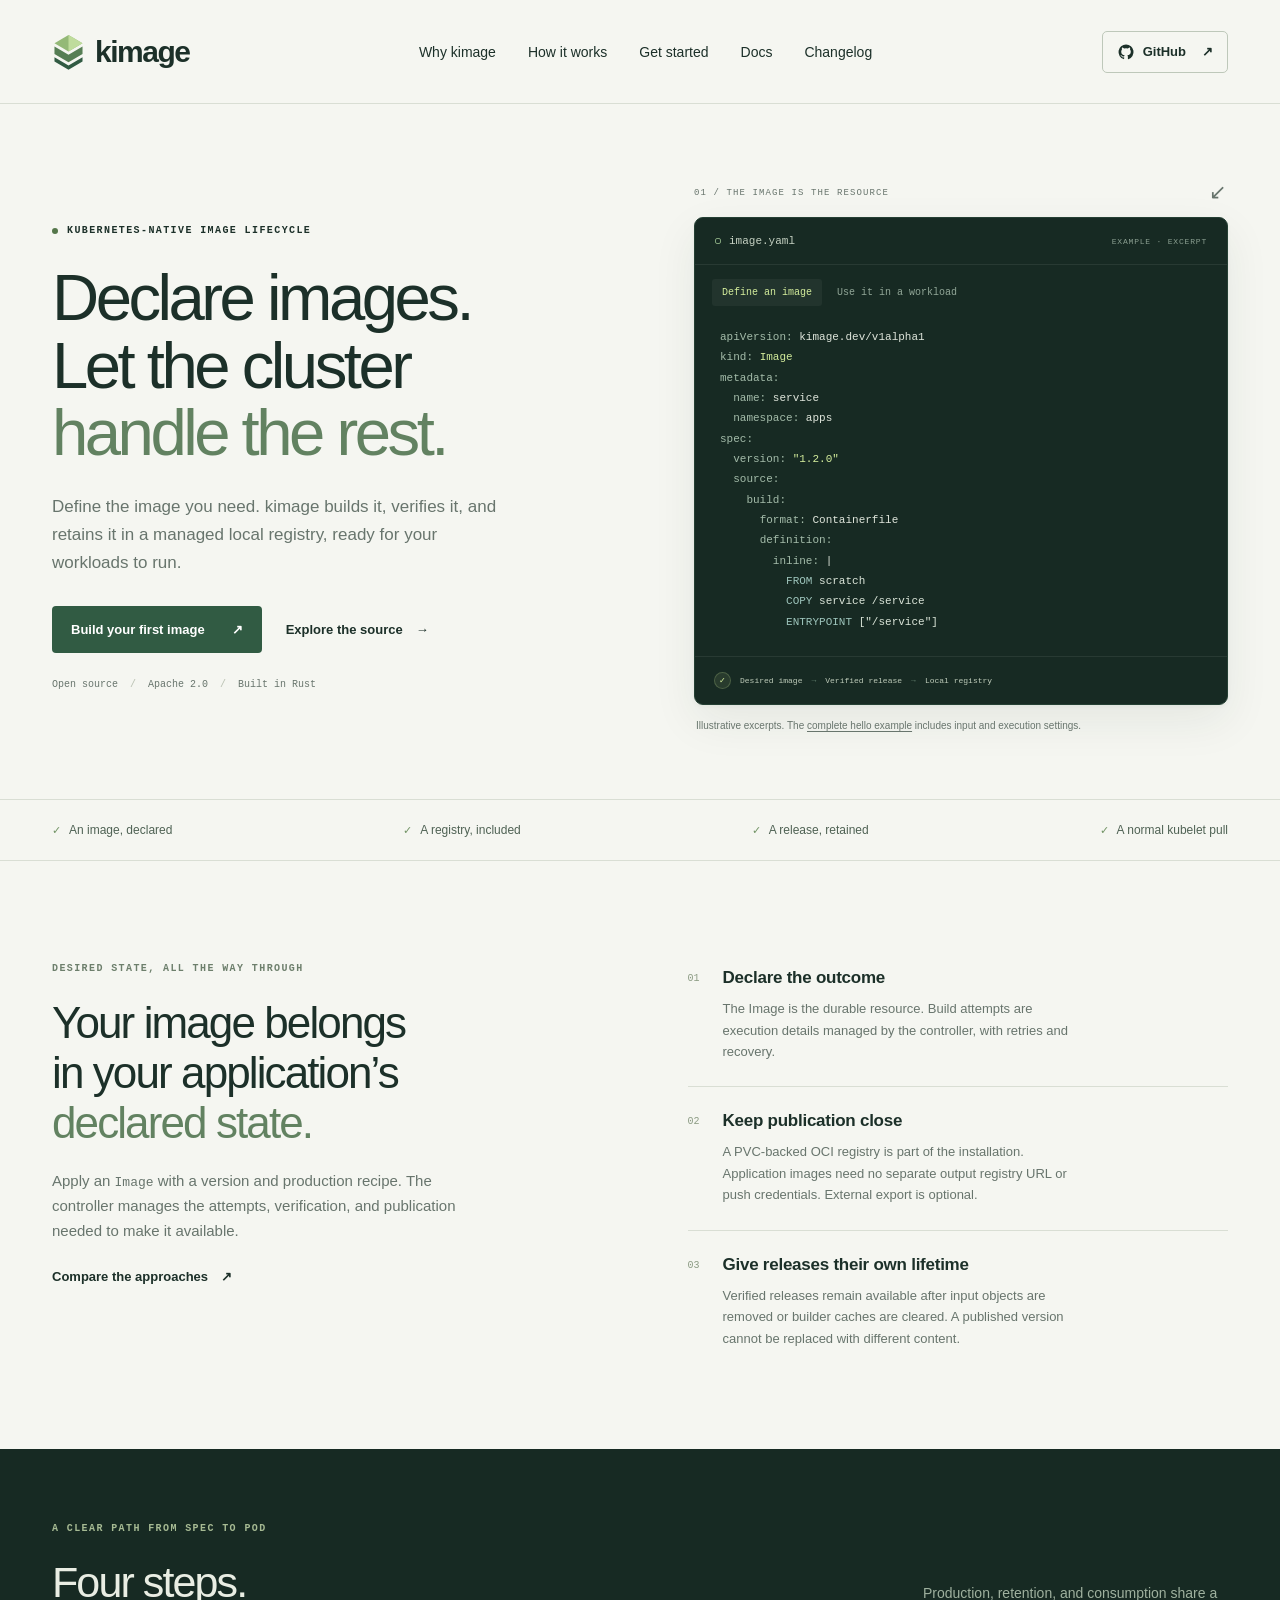
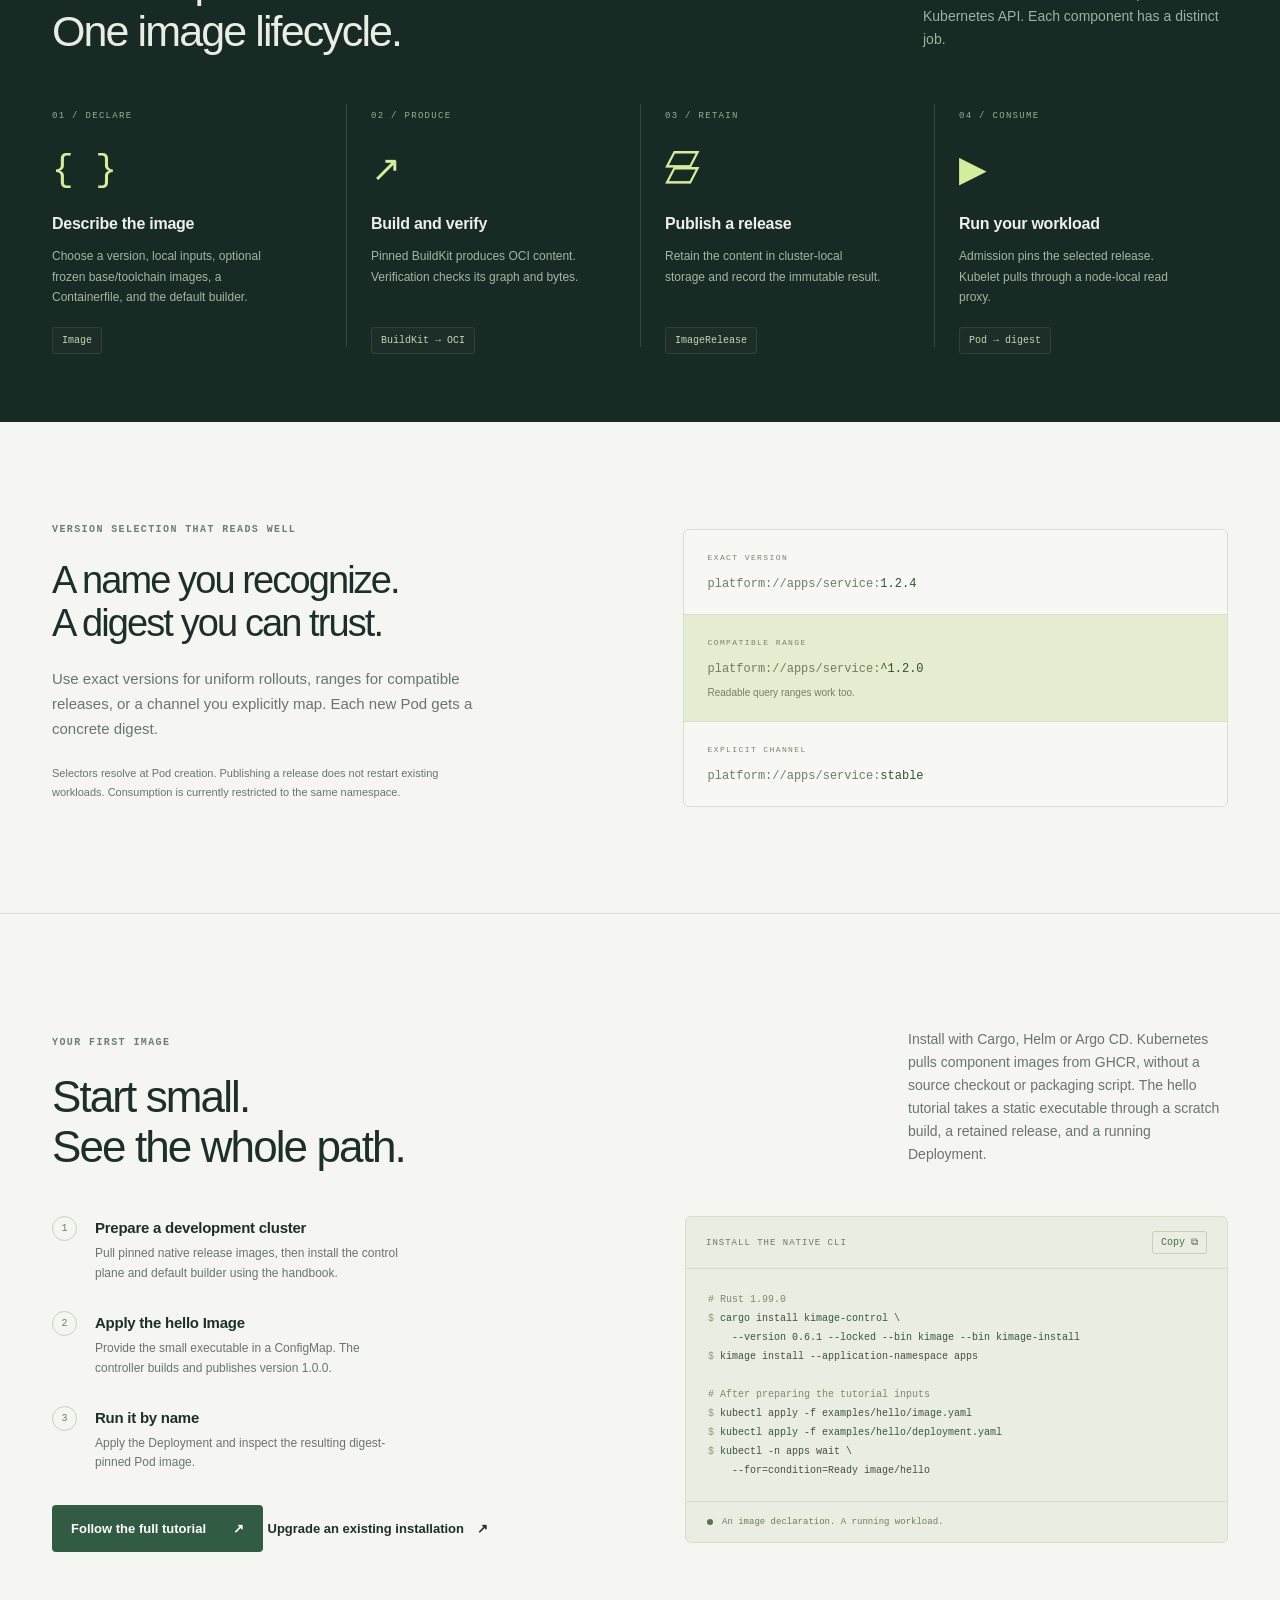
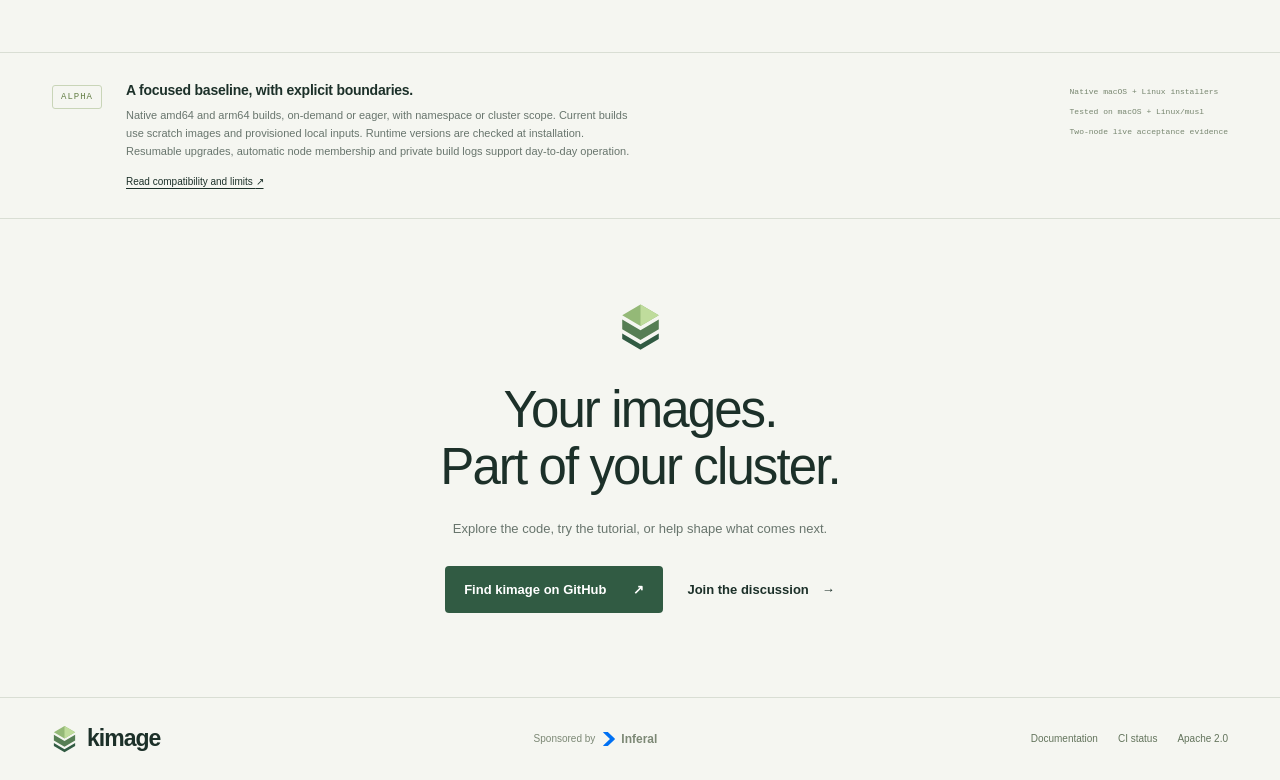
<file: site/index.html>
<!doctype html>
<html lang="en">
  <head>
    <meta charset="utf-8" />
    <meta name="viewport" content="width=device-width, initial-scale=1" />
    <title>kimage: Declare the images your cluster needs.</title>
    <meta
      name="description"
      content="Declare versioned images as Kubernetes resources. kimage handles builds, verified releases, a managed local registry, and digest-pinned workload delivery."
    />
    <meta name="theme-color" content="#f5f6f1" />
    <meta
      property="og:title"
      content="kimage: Declare the images your cluster needs."
    />
    <meta
      property="og:description"
      content="From an Image resource to a verified release, retained locally and ready for your workloads."
    />
    <meta property="og:type" content="website" />
    <meta property="og:url" content="https://kimage.dev/" />
    <link rel="canonical" href="https://kimage.dev/" />
    <link rel="icon" href="./mark.svg" type="image/svg+xml" />
    <link rel="stylesheet" href="./style.css" />
    <script src="./site.js" defer></script>
    <link rel="describedby" href="./llms.txt" />
  </head>
  <body>
    <a class="skip" href="#main">Skip to content</a>
    <header class="header wrap">
      <a class="brand" href="#" aria-label="kimage home"
        ><img src="./mark.svg" width="33" height="37" alt="" /><span
          >kimage</span
        ></a
      >
      <nav aria-label="Main navigation">
        <a href="#why">Why kimage</a><a href="#how">How it works</a
        ><a href="#start">Get started</a><a href="./docs/">Docs</a>
        <a href="./changelog/">Changelog</a>
      </nav>
      <a class="repo-link" href="https://github.com/inferal-oss/kimage"
        ><svg viewBox="0 0 24 24" width="18" height="18" aria-hidden="true">
          <path
            fill="currentColor"
            d="M12 2a10 10 0 0 0-3.16 19.49c.5.09.68-.22.68-.48v-1.86c-2.78.6-3.37-1.18-3.37-1.18-.45-1.15-1.11-1.46-1.11-1.46-.91-.62.07-.61.07-.61 1 .07 1.53 1.03 1.53 1.03.89 1.52 2.34 1.08 2.91.83.09-.65.35-1.08.64-1.33-2.22-.25-4.55-1.11-4.55-4.94 0-1.09.39-1.99 1.03-2.69-.1-.25-.45-1.27.1-2.65 0 0 .84-.27 2.75 1.03a9.6 9.6 0 0 1 5 0c1.91-1.3 2.75-1.03 2.75-1.03.55 1.38.2 2.4.1 2.65.64.7 1.03 1.6 1.03 2.69 0 3.84-2.34 4.69-4.57 4.94.36.31.68.92.68 1.85v2.74c0 .27.18.58.69.48A10 10 0 0 0 12 2Z"
          />
        </svg>
        GitHub <span aria-hidden="true">↗</span></a
      >
    </header>
    <main id="main">
      <section class="hero wrap">
        <div class="hero-copy">
          <div class="eyebrow">
            <span class="signal" aria-hidden="true"></span> KUBERNETES-NATIVE
            IMAGE LIFECYCLE
          </div>
          <h1>
            Declare images.<br />Let the cluster<br /><em>handle the rest.</em>
          </h1>
          <p class="hero-description">
            Define the image you need. kimage builds it, verifies it, and
            retains it in a managed local registry, ready for your workloads to
            run.
          </p>
          <div class="actions">
            <a class="button primary" href="#start"
              >Build your first image <span aria-hidden="true">↗</span></a
            ><a class="text-link" href="https://github.com/inferal-oss/kimage"
              >Explore the source <span aria-hidden="true">→</span></a
            >
          </div>
          <div class="hero-note">
            <span>Open source</span><i aria-hidden="true">/</i
            ><span>Apache 2.0</span><i aria-hidden="true">/</i
            ><span>Built in Rust</span>
          </div>
        </div>
        <div class="manifest-figure">
          <div class="figure-label">
            <span>01 / THE IMAGE IS THE RESOURCE</span
            ><span class="small-arrow" aria-hidden="true">↙</span>
          </div>
          <div class="editor">
            <div class="editor-top">
              <span class="file-dot" aria-hidden="true"></span
              ><span id="file-name">image.yaml</span
              ><span class="editor-meta">EXAMPLE · EXCERPT</span>
            </div>
            <div class="tabs" role="tablist" aria-label="Manifest example">
              <button
                type="button"
                id="tab-image"
                role="tab"
                aria-selected="true"
                aria-controls="panel-image"
                tabindex="0"
              >
                Define an image</button
              ><button
                type="button"
                id="tab-workload"
                role="tab"
                aria-selected="false"
                aria-controls="panel-workload"
                tabindex="-1"
              >
                Use it in a workload
              </button>
            </div>
            <div
              id="panel-image"
              role="tabpanel"
              aria-labelledby="tab-image"
              tabindex="0"
            >
              <pre><code><span class="key">apiVersion:</span> <span class="value">kimage.dev/v1alpha1</span>
<span class="key">kind:</span> <span class="highlight">Image</span>
<span class="key">metadata:</span>
  <span class="key">name:</span> <span class="value">service</span>
  <span class="key">namespace:</span> <span class="value">apps</span>
<span class="key">spec:</span>
  <span class="key">version:</span> <span class="highlight">"1.2.0"</span>
  <span class="key">source:</span>
    <span class="key">build:</span>
      <span class="key">format:</span> <span class="value">Containerfile</span>
      <span class="key">definition:</span>
        <span class="key">inline:</span> <span class="value">|</span>
          <span class="keyword">FROM</span> scratch
          <span class="keyword">COPY</span> service /service
          <span class="keyword">ENTRYPOINT</span> ["/service"]</code></pre>
            </div>
            <div
              id="panel-workload"
              role="tabpanel"
              aria-labelledby="tab-workload"
              tabindex="0"
              hidden
            >
              <pre><code><span class="key">apiVersion:</span> <span class="value">apps/v1</span>
<span class="key">kind:</span> <span class="highlight">Deployment</span>
<span class="key">metadata:</span>
  <span class="key">name:</span> <span class="value">service</span>
  <span class="key">namespace:</span> <span class="value">apps</span>
<span class="key">spec:</span>
  <span class="key">template:</span>
    <span class="key">spec:</span>
      <span class="key">containers:</span>
        - <span class="key">name:</span> <span class="value">service</span>
          <span class="key">image:</span>
            <span class="highlight">"platform://apps/service:^1.2.0"</span>

<span class="comment"># Admission selects a published release</span>
<span class="comment"># and pins the new Pod to its digest.</span></code></pre>
            </div>
            <div class="editor-bottom">
              <span class="check" aria-hidden="true">✓</span> Desired image
              <span class="editor-flow" aria-hidden="true">→</span> Verified
              release
              <span class="editor-flow" aria-hidden="true">→</span> Local
              registry
            </div>
          </div>
          <p class="figure-caption">
            Illustrative excerpts. The
            <a href="./docs/#quickstart">complete hello example</a>
            includes input and execution settings.
          </p>
        </div>
      </section>
      <div class="principles wrap">
        <span
          ><span class="mini-check" aria-hidden="true">✓</span> An image,
          declared</span
        ><span
          ><span class="mini-check" aria-hidden="true">✓</span> A registry,
          included</span
        ><span
          ><span class="mini-check" aria-hidden="true">✓</span> A release,
          retained</span
        ><span
          ><span class="mini-check" aria-hidden="true">✓</span> A normal kubelet
          pull</span
        >
      </div>
      <section id="why" class="why-section wrap section">
        <div>
          <div class="eyebrow muted">DESIRED STATE, ALL THE WAY THROUGH</div>
          <h2>
            Your image belongs<br />in your application’s<br /><em
              >declared state.</em
            >
          </h2>
          <p class="section-description">
            Apply an <code>Image</code> with a version and production recipe.
            The controller manages the attempts, verification, and publication
            needed to make it available.
          </p>
          <a class="text-link" href="./docs/#comparison"
            >Compare the approaches <span aria-hidden="true">↗</span></a
          >
        </div>
        <div class="benefits">
          <article>
            <span class="index">01</span>
            <div>
              <h3>Declare the outcome</h3>
              <p>
                The Image is the durable resource. Build attempts are execution
                details managed by the controller, with retries and recovery.
              </p>
            </div>
          </article>
          <article>
            <span class="index">02</span>
            <div>
              <h3>Keep publication close</h3>
              <p>
                A PVC-backed OCI registry is part of the installation.
                Application images need no separate output registry URL or push
                credentials. External export is optional.
              </p>
            </div>
          </article>
          <article>
            <span class="index">03</span>
            <div>
              <h3>Give releases their own lifetime</h3>
              <p>
                Verified releases remain available after input objects are
                removed or builder caches are cleared. A published version
                cannot be replaced with different content.
              </p>
            </div>
          </article>
        </div>
      </section>
      <section id="how" class="pipeline-section">
        <div class="wrap section">
          <div class="section-heading">
            <div>
              <div class="eyebrow light">A CLEAR PATH FROM SPEC TO POD</div>
              <h2>Four steps.<br />One image lifecycle.</h2>
            </div>
            <p>
              Production, retention, and consumption share a Kubernetes API.
              Each component has a distinct job.
            </p>
          </div>
          <ol class="pipeline">
            <li>
              <span class="step-number">01 / DECLARE</span>
              <div class="pipeline-symbol" aria-hidden="true">{ }</div>
              <h3>Describe the image</h3>
              <p>
                Choose a version, local inputs, optional frozen base/toolchain images, a Containerfile, and the default
                builder.
              </p>
              <code>Image</code>
            </li>
            <li>
              <span class="step-number">02 / PRODUCE</span>
              <div class="pipeline-symbol" aria-hidden="true">↗</div>
              <h3>Build and verify</h3>
              <p>
                Pinned BuildKit produces OCI content. Verification checks its
                graph and bytes.
              </p>
              <code>BuildKit → OCI</code>
            </li>
            <li>
              <span class="step-number">03 / RETAIN</span>
              <div class="pipeline-symbol layers" aria-hidden="true">
                ▱<br />▱
              </div>
              <h3>Publish a release</h3>
              <p>
                Retain the content in cluster-local storage and record the
                immutable result.
              </p>
              <code>ImageRelease</code>
            </li>
            <li>
              <span class="step-number">04 / CONSUME</span>
              <div class="pipeline-symbol" aria-hidden="true">▶</div>
              <h3>Run your workload</h3>
              <p>
                Admission pins the selected release. Kubelet pulls through a
                node-local read proxy.
              </p>
              <code>Pod → digest</code>
            </li>
          </ol>
        </div>
      </section>
      <section id="selectors" class="selectors-section wrap section">
        <div>
          <div class="eyebrow muted">VERSION SELECTION THAT READS WELL</div>
          <h2>A name you recognize.<br />A digest you can trust.</h2>
          <p class="section-description">
            Use exact versions for uniform rollouts, ranges for compatible
            releases, or a channel you explicitly map. Each new Pod gets a
            concrete digest.
          </p>
          <p class="fine-print">
            Selectors resolve at Pod creation. Publishing a release does not
            restart existing workloads. Consumption is currently restricted to
            the same namespace.
          </p>
        </div>
        <div class="selector-list">
          <div>
            <span class="selector-type">EXACT VERSION</span
            ><code>platform://apps/service:<b>1.2.4</b></code>
          </div>
          <div class="selected-selector">
            <span class="selector-type">COMPATIBLE RANGE</span
            ><code>platform://apps/service:<b>^1.2.0</b></code
            ><span class="selector-hint">Readable query ranges work too.</span>
          </div>
          <div>
            <span class="selector-type">EXPLICIT CHANNEL</span
            ><code>platform://apps/service:<b>stable</b></code>
          </div>
        </div>
      </section>
      <section id="start" class="start-section wrap section">
        <div class="start-heading">
          <div>
            <div class="eyebrow muted">YOUR FIRST IMAGE</div>
            <h2>Start small.<br />See the whole path.</h2>
          </div>
          <p>
            Install with Cargo, Helm or <a href="docs/#argocd">Argo CD</a>. Kubernetes pulls
            component images from GHCR, without a source checkout or packaging script. The hello
            tutorial takes a static executable through a scratch build, a
            retained release, and a running Deployment.
          </p>
        </div>
        <div class="quickstart">
          <div class="start-steps">
            <div class="start-step">
              <span>1</span>
              <div>
                <h3>Prepare a development cluster</h3>
                <p>
                  Pull pinned native release images, then install the control
                  plane and default builder using the handbook.
                </p>
              </div>
            </div>
            <div class="start-step">
              <span>2</span>
              <div>
                <h3>Apply the hello Image</h3>
                <p>
                  Provide the small executable in a ConfigMap. The controller
                  builds and publishes version 1.0.0.
                </p>
              </div>
            </div>
            <div class="start-step">
              <span>3</span>
              <div>
                <h3>Run it by name</h3>
                <p>
                  Apply the Deployment and inspect the resulting digest-pinned
                  Pod image.
                </p>
              </div>
            </div>
            <a class="button primary" href="./docs/#quickstart"
              >Follow the full tutorial <span aria-hidden="true">↗</span></a
            >
            <a class="text-link" href="./docs/#upgrades"
              >Upgrade an existing installation <span aria-hidden="true">↗</span></a
            >
          </div>
          <div class="terminal">
            <div class="terminal-top">
              <span>INSTALL THE NATIVE CLI</span
              ><button
                type="button"
                id="copy-command"
                aria-label="Copy cargo install command"
              >
                Copy <span aria-hidden="true">⧉</span>
              </button>
            </div>
            <pre><code><span class="comment"># Rust 1.99.0</span>
<span class="prompt">$</span> cargo install kimage-control \
    --version 0.6.1 --locked --bin kimage --bin kimage-install
<span class="prompt">$</span> kimage install --application-namespace apps

<span class="comment"># After preparing the tutorial inputs</span>
<span class="prompt">$</span> kubectl apply -f examples/hello/image.yaml
<span class="prompt">$</span> kubectl apply -f examples/hello/deployment.yaml
<span class="prompt">$</span> kubectl -n apps wait \
    --for=condition=Ready image/hello</code></pre>
            <div class="terminal-footer">
              <span class="signal" aria-hidden="true"></span> An image
              declaration. A running workload.
            </div>
          </div>
        </div>
        <div
          id="copy-status"
          class="sr-only"
          role="status"
          aria-live="polite"
        ></div>
      </section>
      <section class="alpha-section wrap" aria-labelledby="alpha-title">
        <span class="alpha-badge">ALPHA</span>
        <div>
          <h3 id="alpha-title">
            A focused baseline, with explicit boundaries.
          </h3>
          <p>
            Native amd64 and arm64 builds, on-demand or eager, with namespace or cluster scope. Current
            builds use scratch images and provisioned local inputs. Runtime
            versions are checked at installation.
            Resumable upgrades, automatic node membership and private build logs
            support day-to-day operation.
          </p>
          <a href="./docs/#compatibility"
            >Read compatibility and limits <span aria-hidden="true">↗</span></a
          >
        </div>
        <div class="alpha-facts">
          <span>Native macOS + Linux installers</span
          ><span>Tested on macOS + Linux/musl</span
          ><span>Two-node live acceptance evidence</span>
        </div>
      </section>
      <section class="closing wrap">
        <img src="./mark.svg" width="43" height="48" alt="" />
        <h2>Your images.<br />Part of your cluster.</h2>
        <p>
          Explore the code, try the tutorial, or help shape what comes next.
        </p>
        <div class="actions">
          <a class="button primary" href="https://github.com/inferal-oss/kimage"
            >Find kimage on GitHub <span aria-hidden="true">↗</span></a
          ><a
            class="text-link"
            href="https://github.com/inferal-oss/kimage/issues"
            >Join the discussion <span aria-hidden="true">→</span></a
          >
        </div>
      </section>
    </main>
    <footer class="footer wrap">
      <a class="brand" href="#" aria-label="kimage home"
        ><img src="./mark.svg" width="25" height="29" alt="" /><span
          >kimage</span
        ></a
      ><span class="sponsor">
        Sponsored by
        <a href="https://inferal.com/">
          <img src="./inferal-mark.svg" width="12" height="14" alt="" />
          Inferal</a
        ></span
      >
      <div>
        <a href="./docs/">Documentation</a
        ><a
          href="https://github.com/inferal-oss/kimage/actions/workflows/ci.yml"
          >CI status</a
        ><a href="https://github.com/inferal-oss/kimage/blob/main/LICENSE"
          >Apache 2.0</a
        >
      </div>
    </footer>
  </body>
</html>
</file>
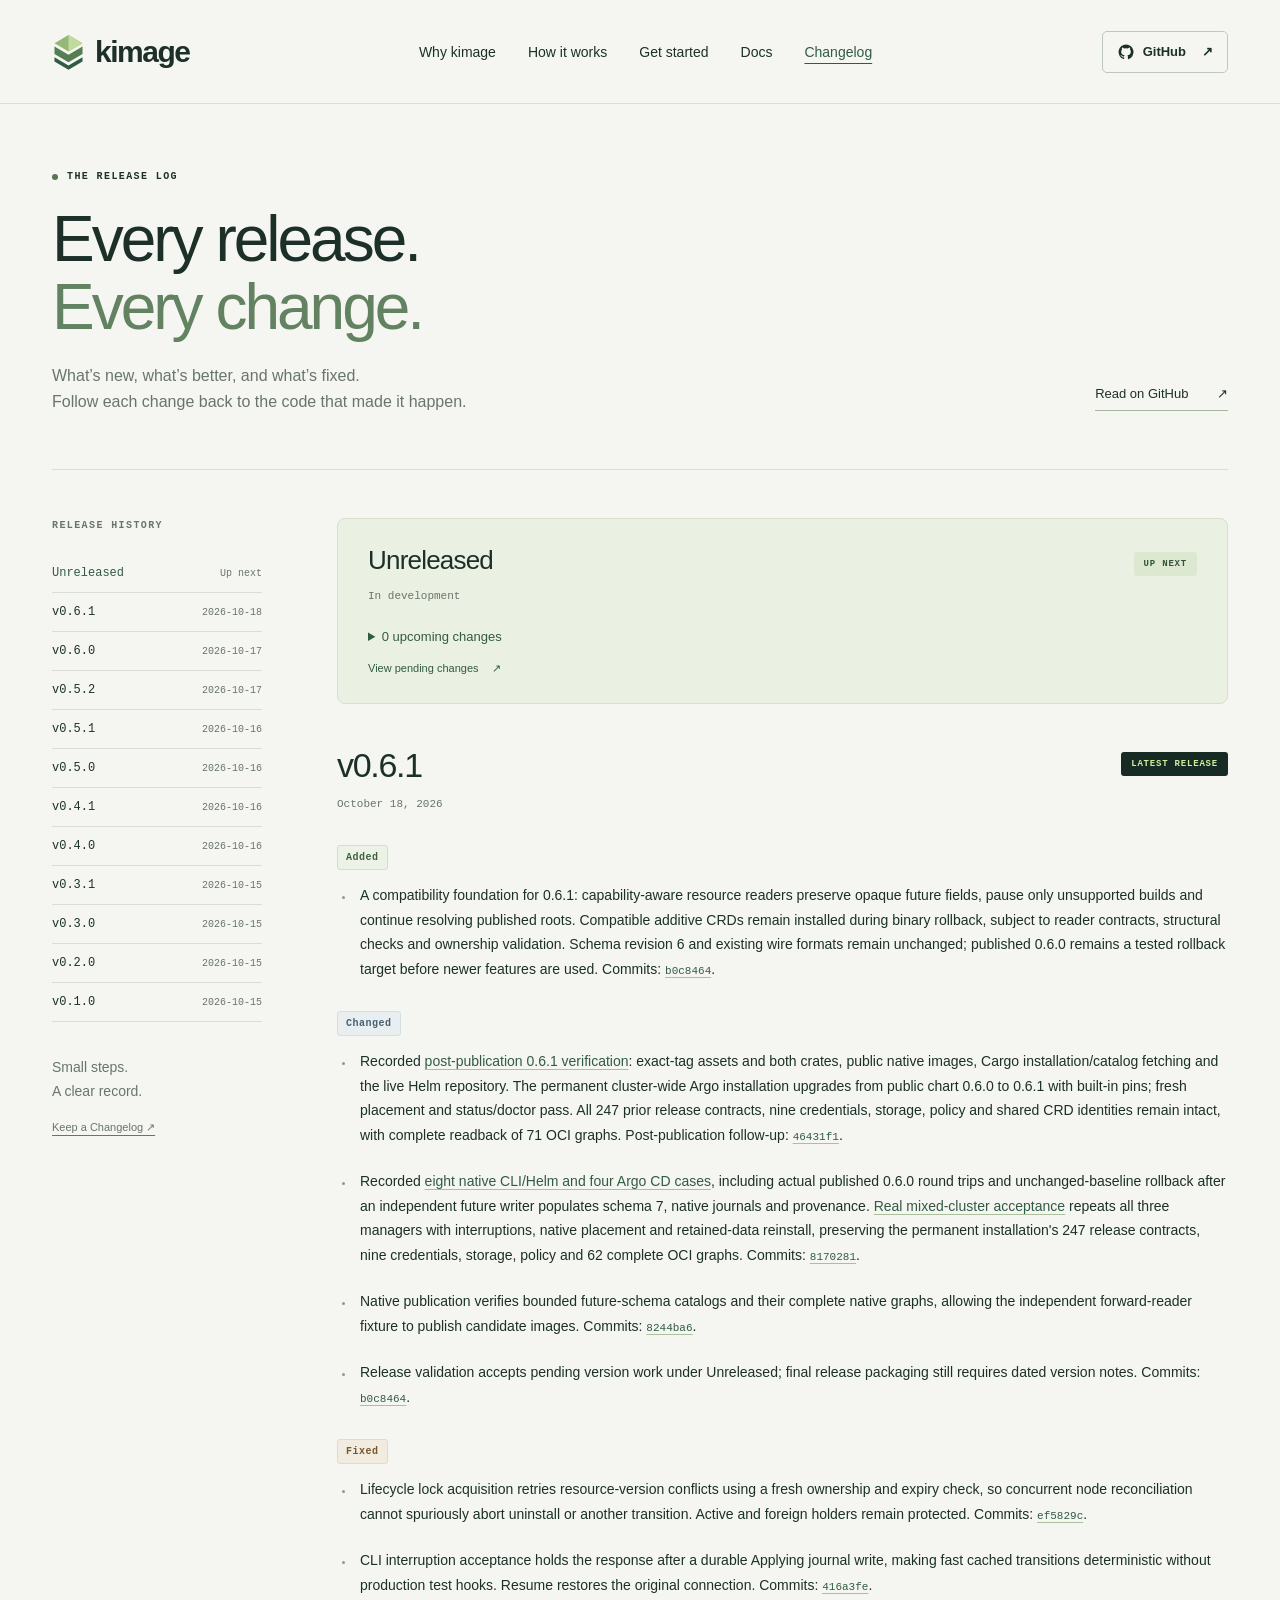
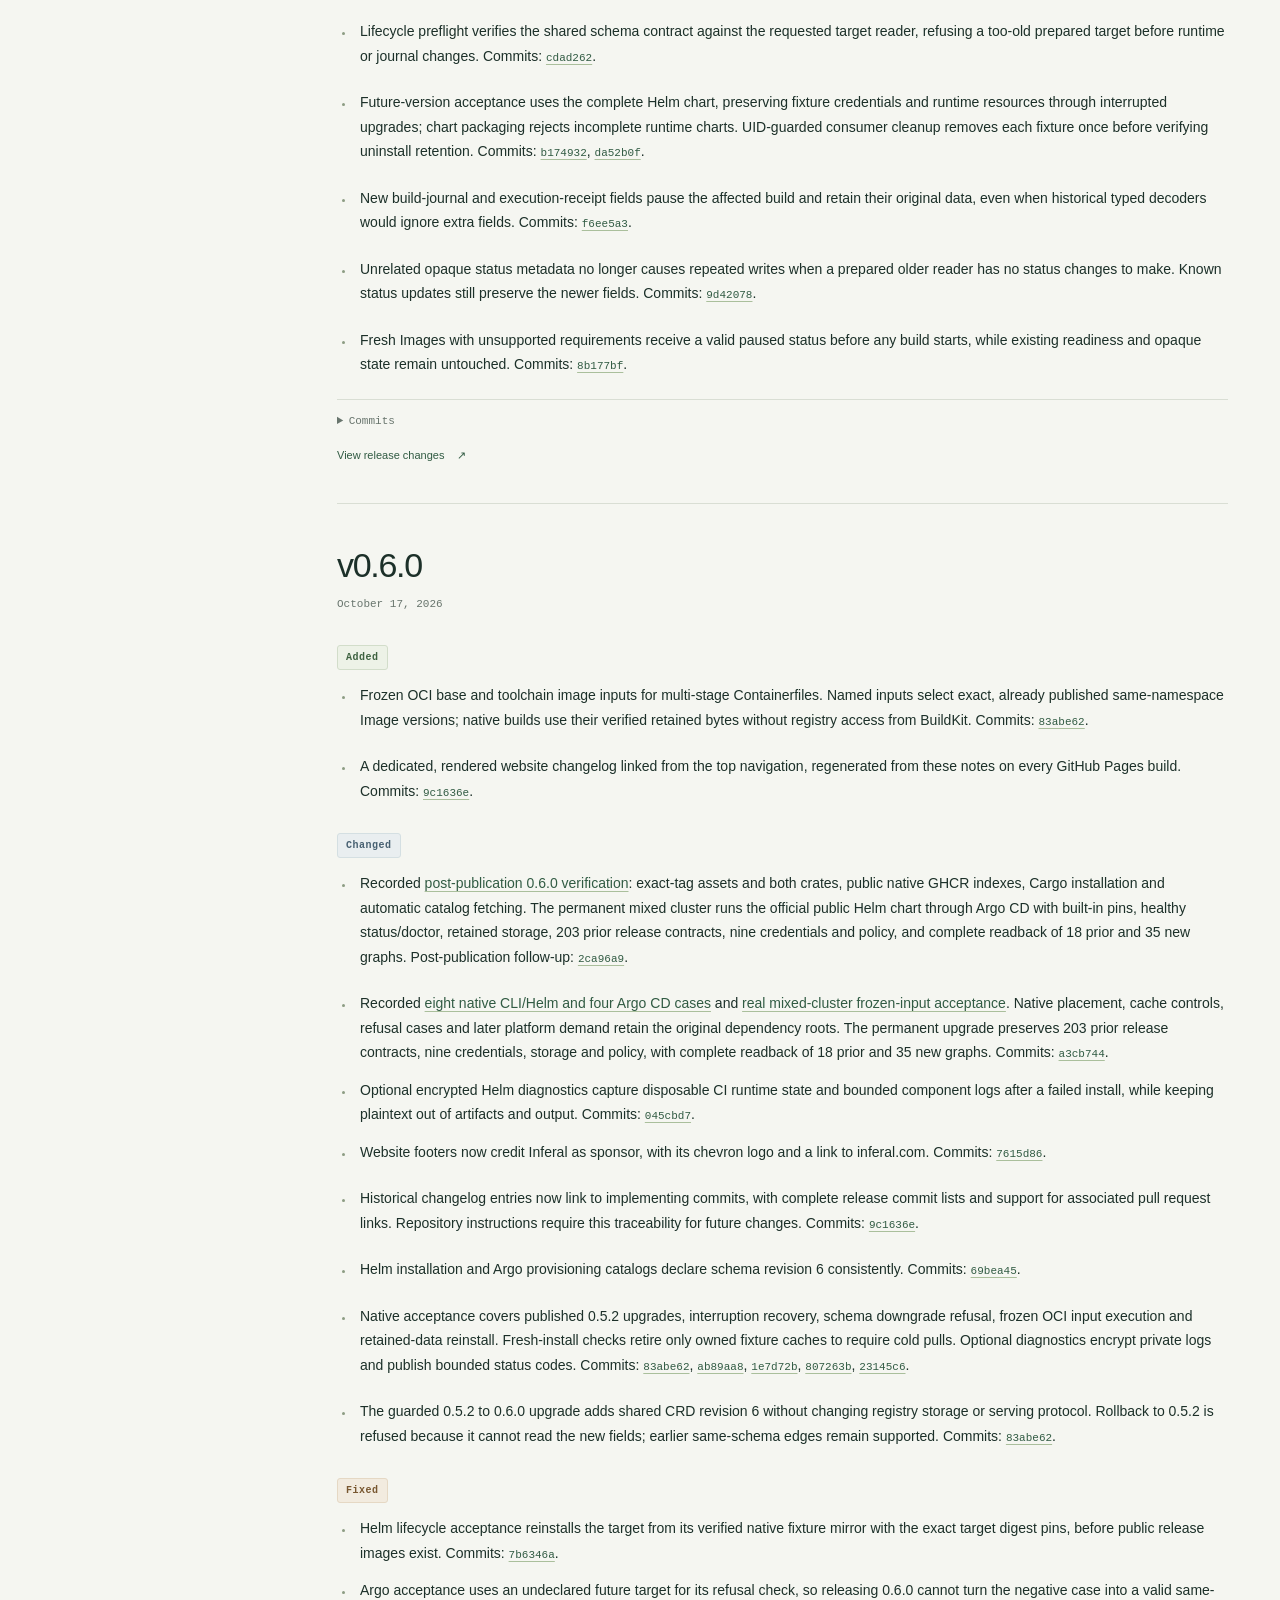
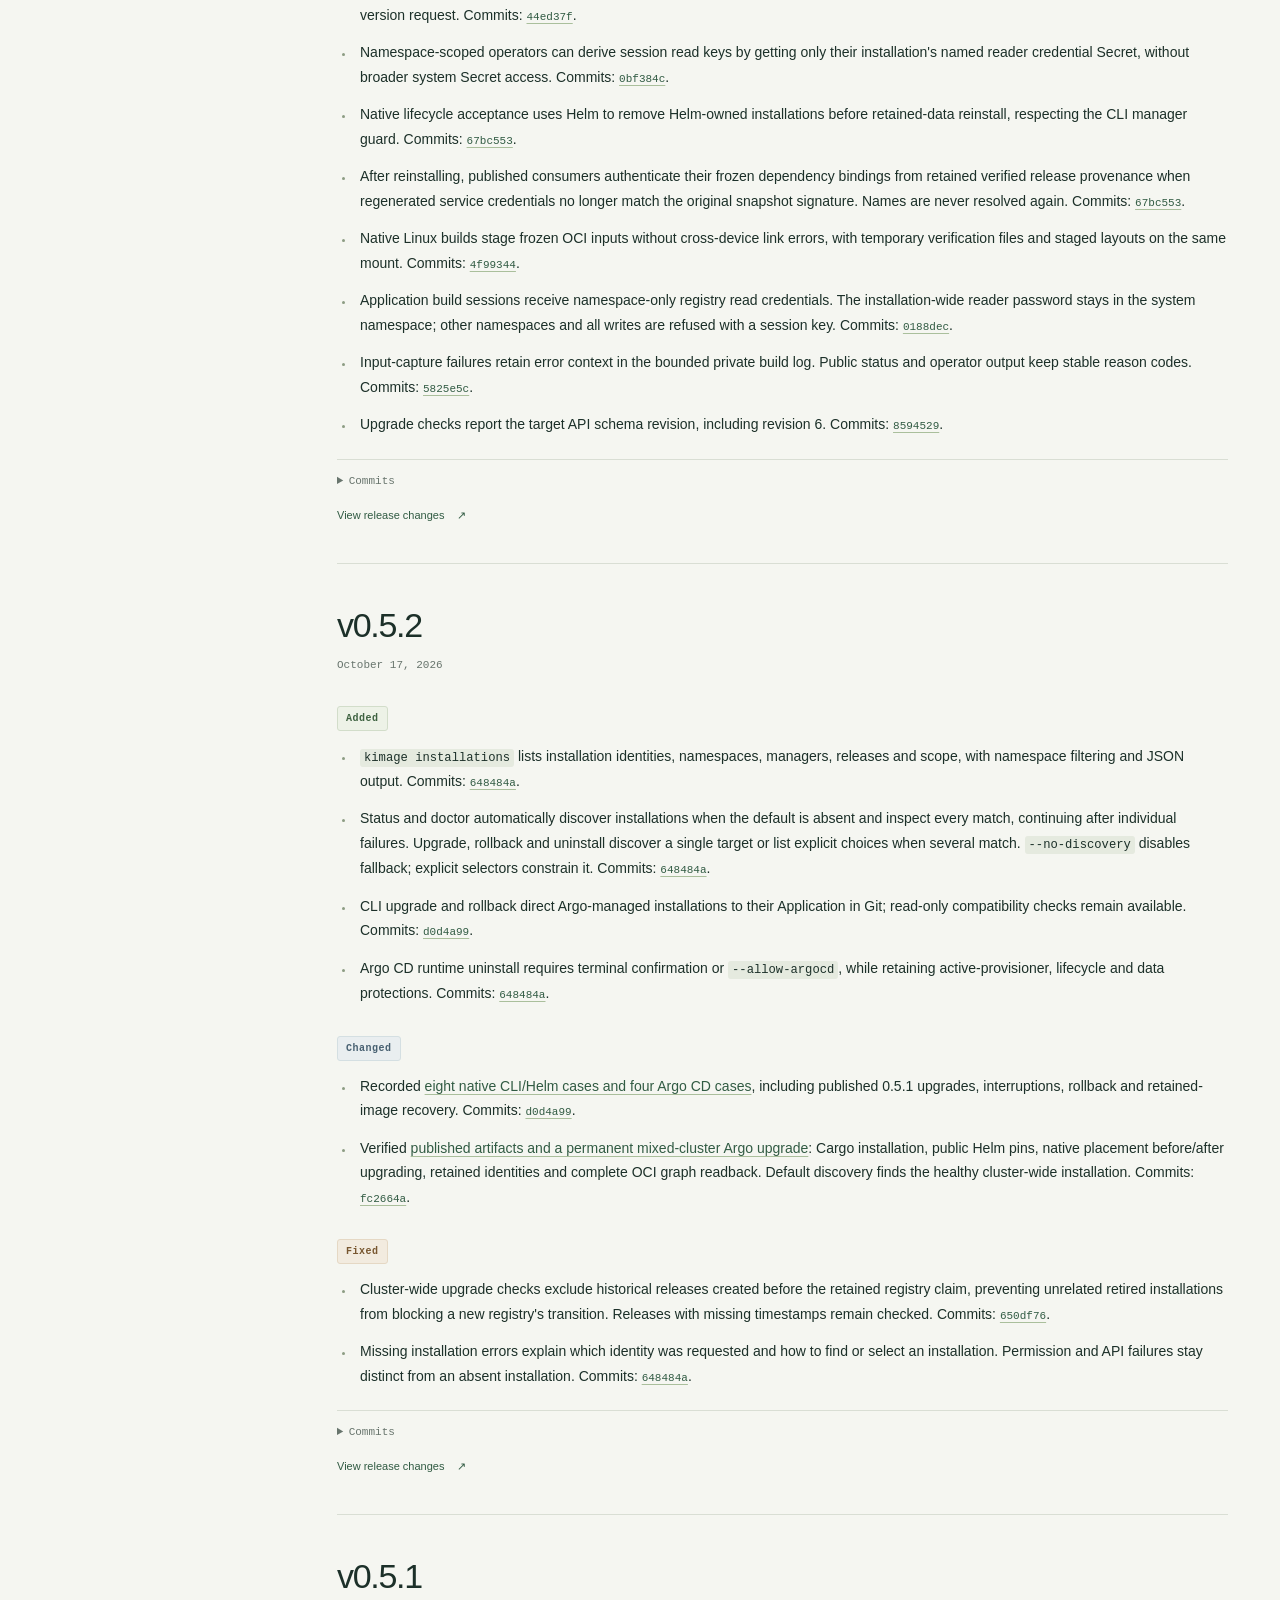
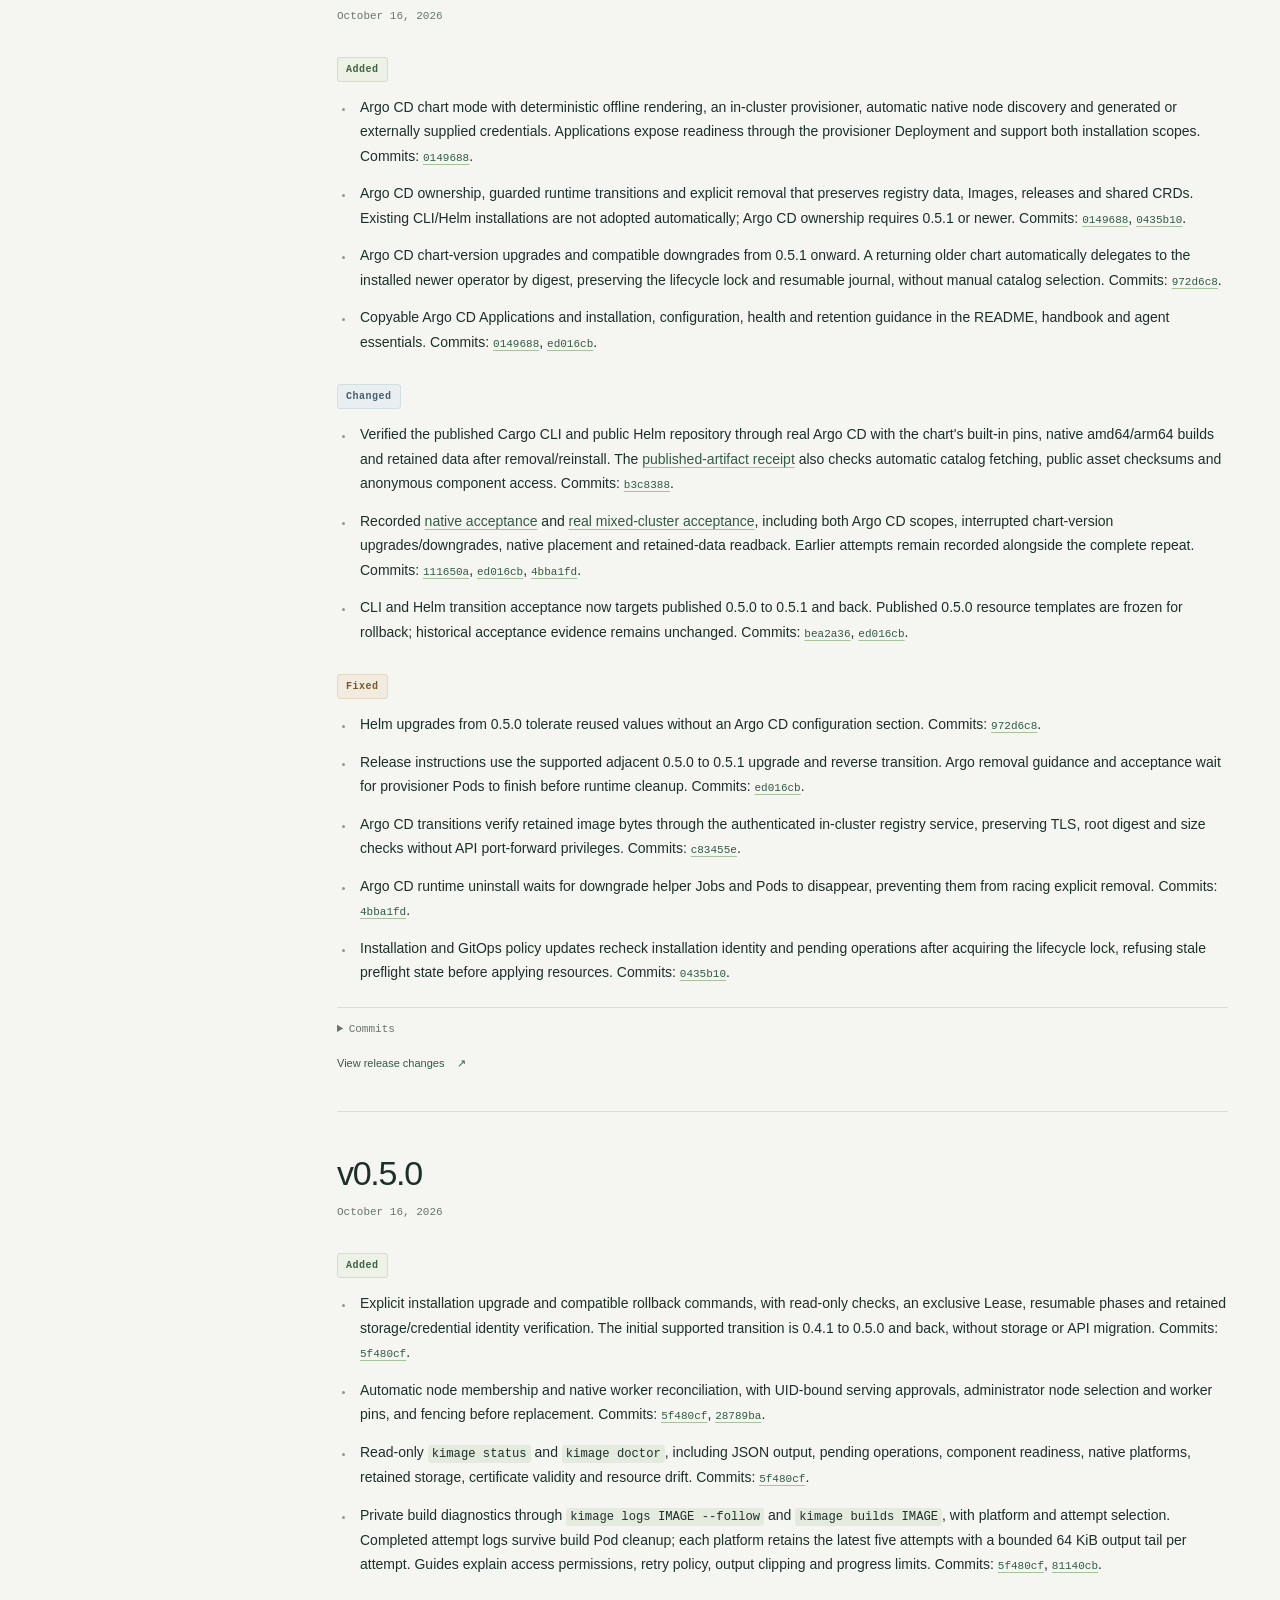
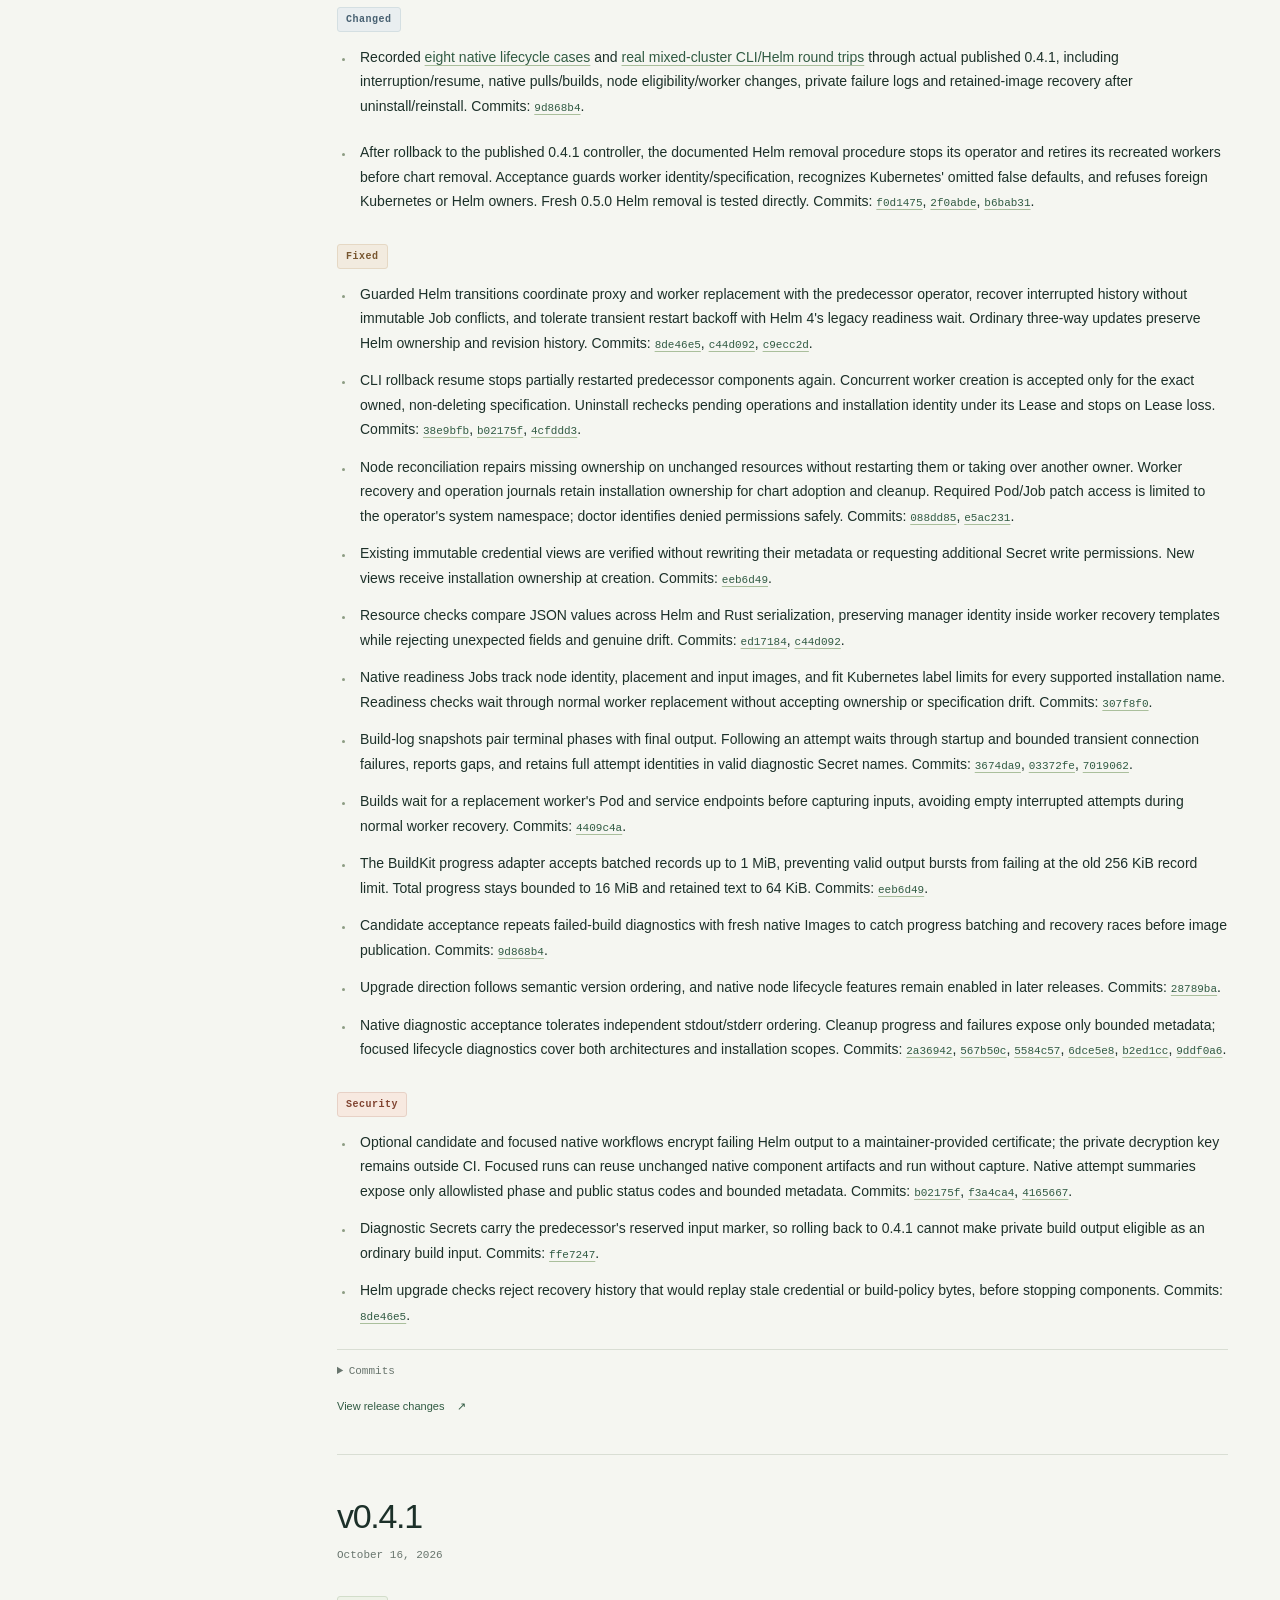
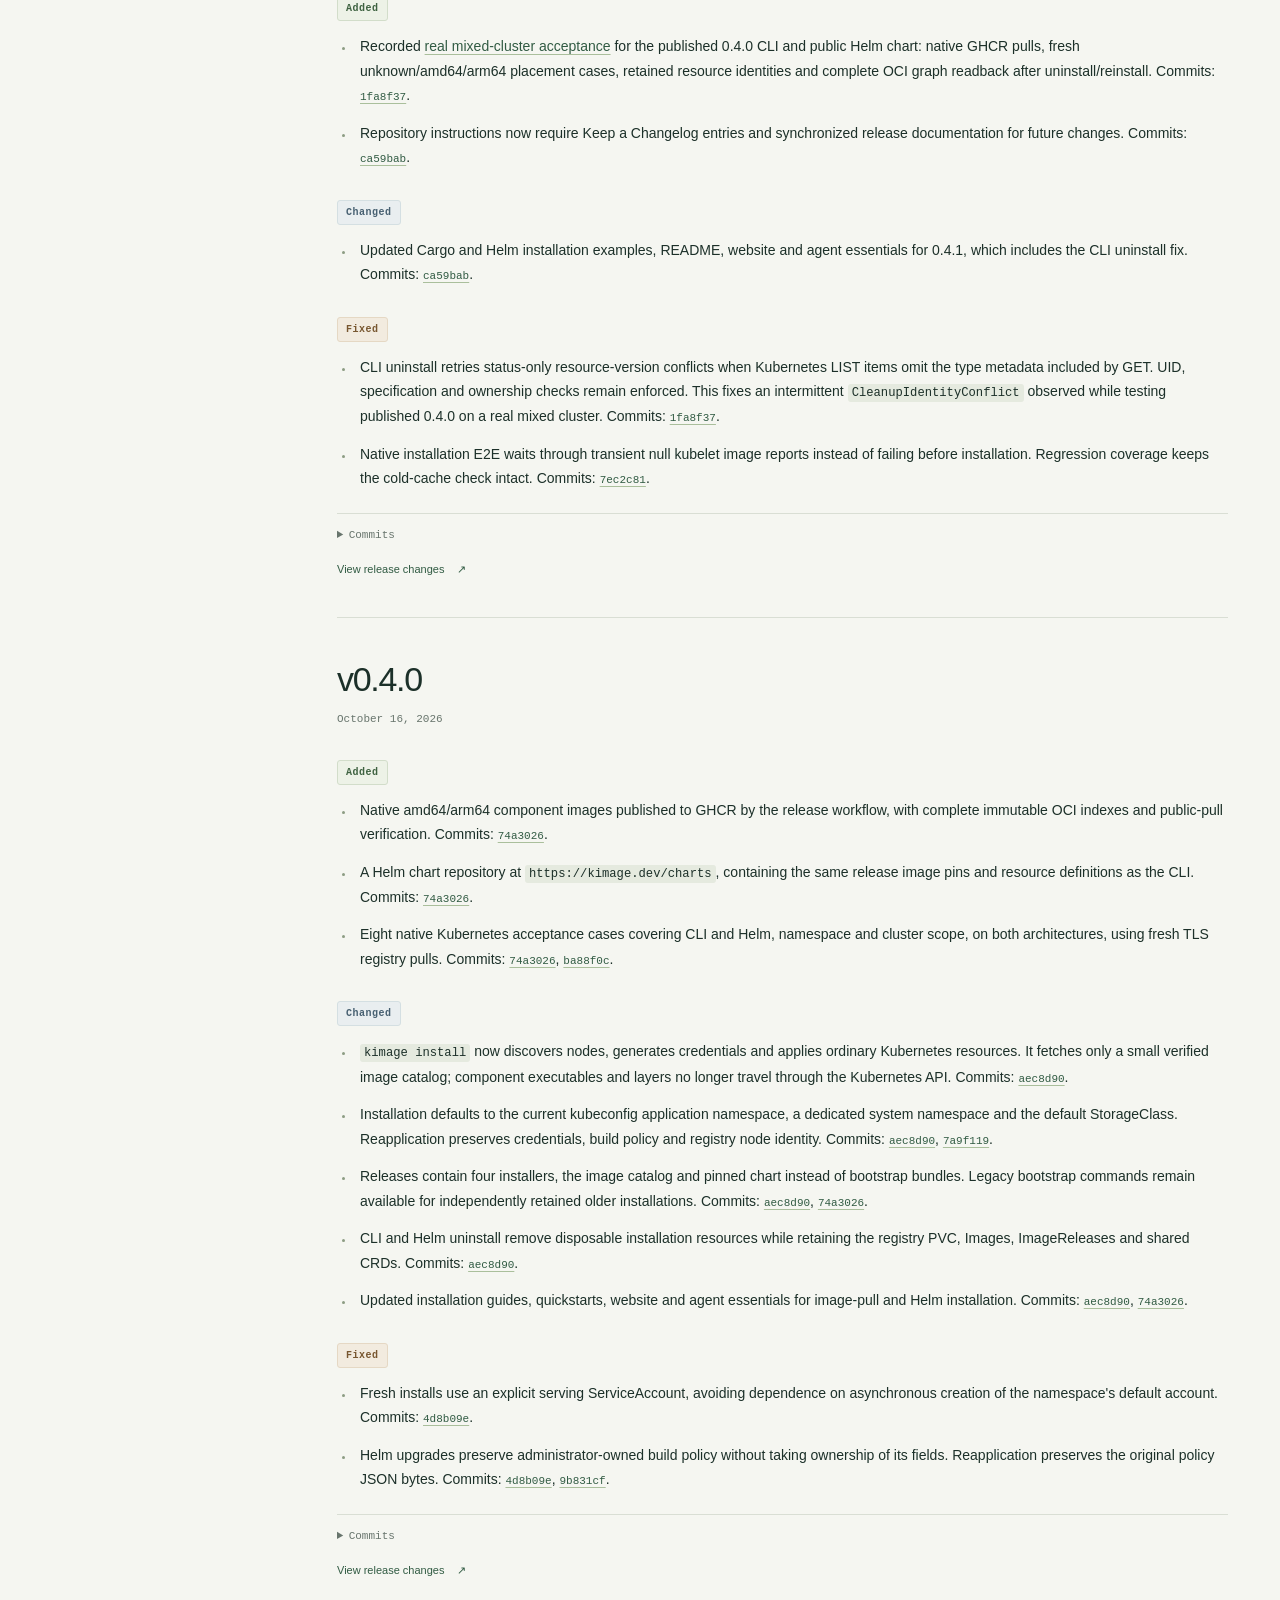
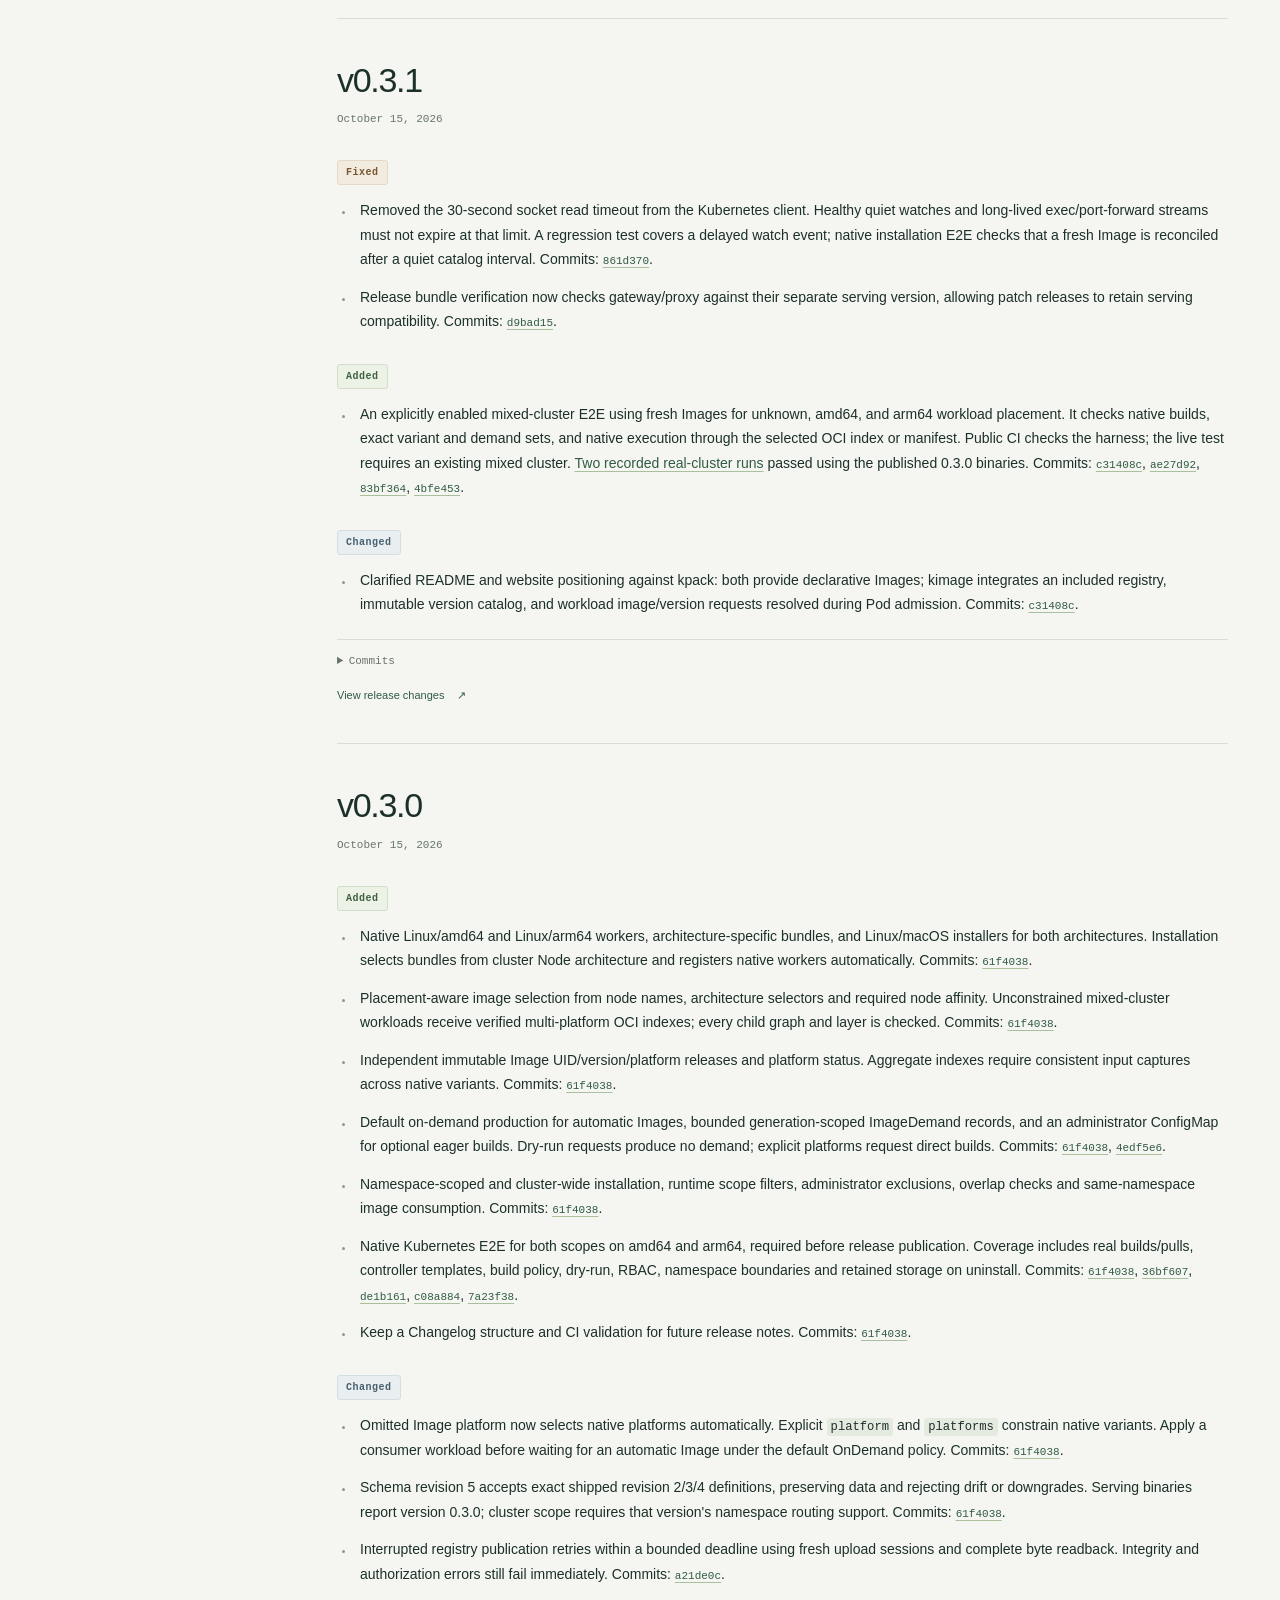
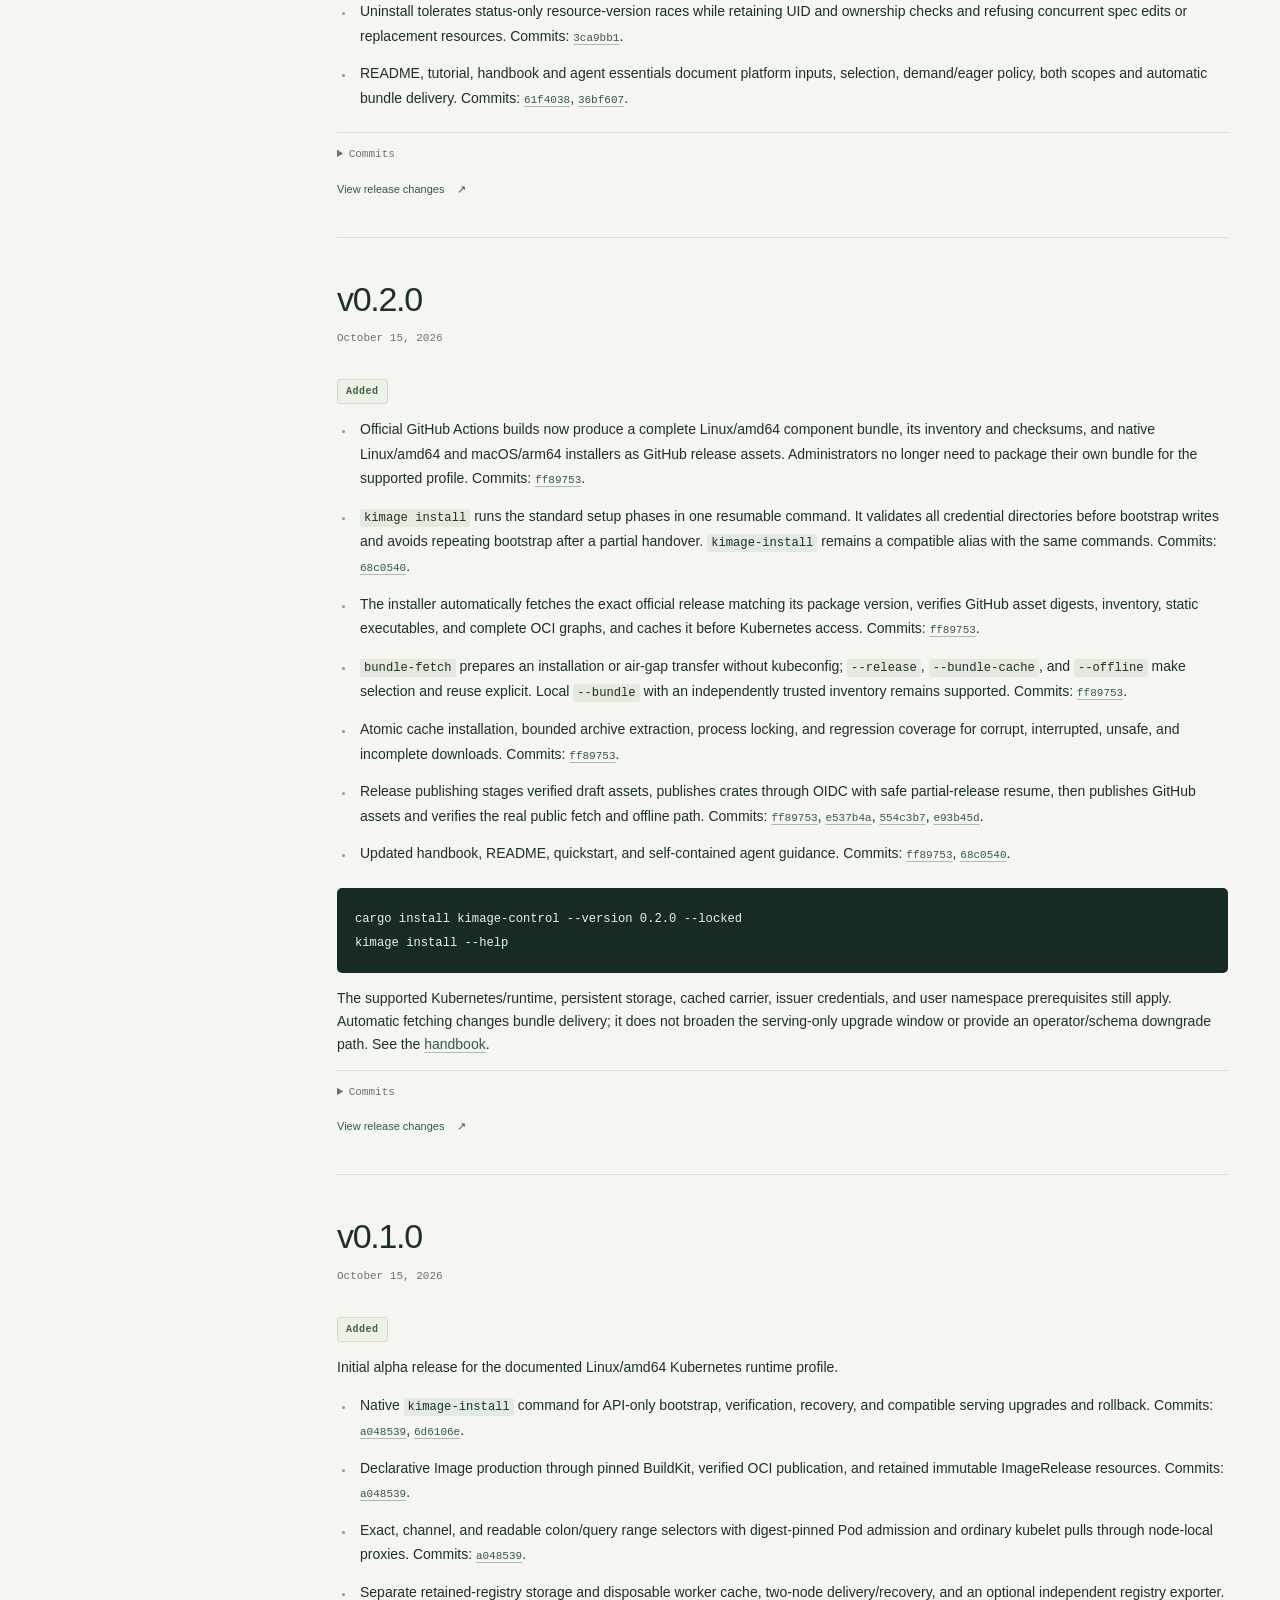
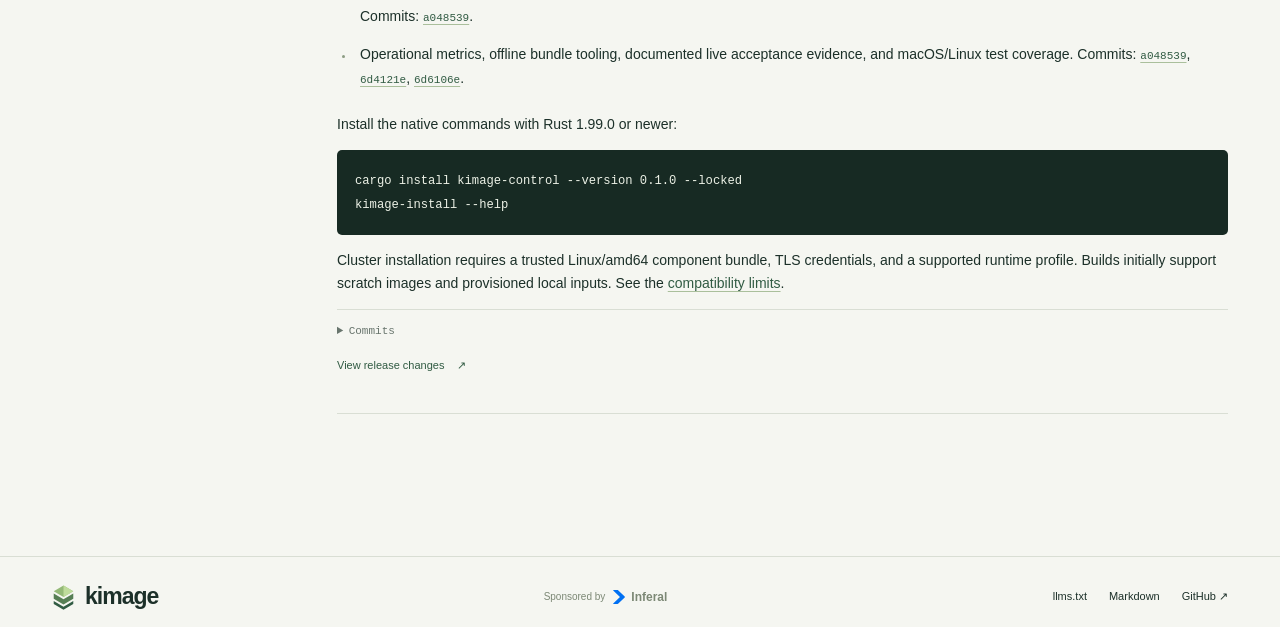
<file: site/changelog/index.html>
<!doctype html>
<html lang="en">
  <head>
    <meta charset="utf-8" />
    <meta name="viewport" content="width=device-width, initial-scale=1" />
    <title>Changelog · kimage</title>
    <meta
      name="description"
      content="Release notes for kimage, with features, fixes, acceptance evidence and links to the commits and pull requests behind each change."
    />
    <meta name="theme-color" content="#f5f6f1" />
    <link rel="canonical" href="https://kimage.dev/changelog/" />
    <link rel="icon" href="../mark.svg" type="image/svg+xml" />
    <link rel="stylesheet" href="../style.css" />
    <link rel="stylesheet" href="./changelog.css" />
    <link rel="alternate" type="text/markdown" href="https://github.com/inferal-oss/kimage/blob/main/CHANGELOG.md" />
    <link rel="describedby" href="../llms.txt" />
  </head>
  <body>
    <a class="skip" href="#main">Skip to content</a>
    <header class="header wrap">
      <a class="brand" href="../" aria-label="kimage home"
        ><img src="../mark.svg" width="33" height="37" alt="" /><span
          >kimage</span
        ></a
      >
      <nav aria-label="Main navigation">
        <a href="../#why">Why kimage</a><a href="../#how">How it works</a
        ><a href="../#start">Get started</a
        ><a href="../docs/">Docs</a>
        <a href="./" aria-current="page">Changelog</a>
      </nav>
      <a class="repo-link" href="https://github.com/inferal-oss/kimage"
        ><svg viewBox="0 0 24 24" width="18" height="18" aria-hidden="true">
          <path
            fill="currentColor"
            d="M12 2a10 10 0 0 0-3.16 19.49c.5.09.68-.22.68-.48v-1.86c-2.78.6-3.37-1.18-3.37-1.18-.45-1.15-1.11-1.46-1.11-1.46-.91-.62.07-.61.07-.61 1 .07 1.53 1.03 1.53 1.03.89 1.52 2.34 1.08 2.91.83.09-.65.35-1.08.64-1.33-2.22-.25-4.55-1.11-4.55-4.94 0-1.09.39-1.99 1.03-2.69-.1-.25-.45-1.27.1-2.65 0 0 .84-.27 2.75 1.03a9.6 9.6 0 0 1 5 0c1.91-1.3 2.75-1.03 2.75-1.03.55 1.38.2 2.4.1 2.65.64.7 1.03 1.6 1.03 2.69 0 3.84-2.34 4.69-4.57 4.94.36.31.68.92.68 1.85v2.74c0 .27.18.58.69.48A10 10 0 0 0 12 2Z"
          /></svg
        >GitHub <span aria-hidden="true">↗</span></a
      >
    </header>
    <main id="main" class="wrap changelog-main">
      <section class="changelog-intro">
        <div>
          <div class="eyebrow"><span class="signal" aria-hidden="true"></span> THE RELEASE LOG</div>
          <h1>Every release.<br /><em>Every change.</em></h1>
          <p>What’s new, what’s better, and what’s fixed.<br />Follow each change back to the code that made it happen.</p>
        </div>
        <a class="source-link" href="https://github.com/inferal-oss/kimage/blob/main/CHANGELOG.md">Read on GitHub <span aria-hidden="true">↗</span></a>
      </section>
      <div class="changelog-layout">
        <aside class="release-sidebar">
          <nav aria-label="Release history">
            <p class="eyebrow">RELEASE HISTORY</p>
<a href="#unreleased"><span>Unreleased</span><span>Up next</span></a>
<a href="#v0.6.1"><span>v0.6.1</span><span>2026-10-18</span></a>
<a href="#v0.6.0"><span>v0.6.0</span><span>2026-10-17</span></a>
<a href="#v0.5.2"><span>v0.5.2</span><span>2026-10-17</span></a>
<a href="#v0.5.1"><span>v0.5.1</span><span>2026-10-16</span></a>
<a href="#v0.5.0"><span>v0.5.0</span><span>2026-10-16</span></a>
<a href="#v0.4.1"><span>v0.4.1</span><span>2026-10-16</span></a>
<a href="#v0.4.0"><span>v0.4.0</span><span>2026-10-16</span></a>
<a href="#v0.3.1"><span>v0.3.1</span><span>2026-10-15</span></a>
<a href="#v0.3.0"><span>v0.3.0</span><span>2026-10-15</span></a>
<a href="#v0.2.0"><span>v0.2.0</span><span>2026-10-15</span></a>
<a href="#v0.1.0"><span>v0.1.0</span><span>2026-10-15</span></a>
          </nav>
          <p class="history-note">Small steps.<br />A clear record.</p>
          <a class="history-source" href="https://keepachangelog.com/en/1.1.0/">Keep a Changelog ↗</a>
        </aside>
        <div class="release-feed">
<article id="unreleased" class="release unreleased">
<header class="release-heading"><div><h2>Unreleased</h2><span class="release-date">In development</span></div><span class="release-badge pending-badge">UP NEXT</span></header>
<details class="pending-changes"><summary>0 upcoming changes</summary><div class="release-body"></div></details>
<a class="release-compare" href="https://github.com/inferal-oss/kimage/compare/v0.6.1...HEAD">View pending changes <span aria-hidden="true">↗</span></a>
</article>
<article id="v0.6.1" class="release">
<header class="release-heading"><div><h2>v0.6.1</h2><time class="release-date" datetime="2026-10-18">October 18, 2026</time></div><span class="release-badge">LATEST RELEASE</span></header>
<div class="release-body"><h3 class="category category-added">Added</h3>
<ul>
<li>A compatibility foundation for 0.6.1: capability-aware resource readers preserve opaque future fields, pause only unsupported builds and continue resolving published roots. Compatible additive CRDs remain installed during binary rollback, subject to reader contracts, structural checks and ownership validation. Schema revision 6 and existing wire formats remain unchanged; published 0.6.0 remains a tested rollback target before newer features are used. Commits: <a class="commit-link" href="https://github.com/inferal-oss/kimage/commit/b0c8464f5d3432414f4ef9369404980f5f4c3c1a">b0c8464</a>.</li>
</ul>
<h3 class="category category-changed">Changed</h3>
<ul>
<li>Recorded <a href="https://github.com/inferal-oss/kimage/blob/main/docs/published-0.6.1-results.json">post-publication 0.6.1 verification</a>: exact-tag assets and both crates, public native images, Cargo installation/catalog fetching and the live Helm repository. The permanent cluster-wide Argo installation upgrades from public chart 0.6.0 to 0.6.1 with built-in pins; fresh placement and status/doctor pass. All 247 prior release contracts, nine credentials, storage, policy and shared CRD identities remain intact, with complete readback of 71 OCI graphs. Post-publication follow-up: <a class="commit-link" href="https://github.com/inferal-oss/kimage/commit/46431f11c74ba64e3dc1ed787d7200d32b4b7b7f">46431f1</a>.</li>
</ul>
<ul>
<li>Recorded <a href="https://github.com/inferal-oss/kimage/blob/main/docs/native-0.6.1-results.json">eight native CLI/Helm and four Argo CD cases</a>, including actual published 0.6.0 round trips and unchanged-baseline rollback after an independent future writer populates schema 7, native journals and provenance. <a href="https://github.com/inferal-oss/kimage/blob/main/docs/mixed-0.6.1-results.json">Real mixed-cluster acceptance</a> repeats all three managers with interruptions, native placement and retained-data reinstall, preserving the permanent installation&#x27;s 247 release contracts, nine credentials, storage, policy and 62 complete OCI graphs. Commits: <a class="commit-link" href="https://github.com/inferal-oss/kimage/commit/8170281ac396d65281b55342d11b6e0777084e54">8170281</a>.</li>
</ul>
<ul>
<li>Native publication verifies bounded future-schema catalogs and their complete native graphs, allowing the independent forward-reader fixture to publish candidate images. Commits: <a class="commit-link" href="https://github.com/inferal-oss/kimage/commit/8244ba600f70a40ba2fed2e1e92b4fe7ddd153ad">8244ba6</a>.</li>
</ul>
<ul>
<li>Release validation accepts pending version work under Unreleased; final release packaging still requires dated version notes. Commits: <a class="commit-link" href="https://github.com/inferal-oss/kimage/commit/b0c8464f5d3432414f4ef9369404980f5f4c3c1a">b0c8464</a>.</li>
</ul>
<h3 class="category category-fixed">Fixed</h3>
<ul>
<li>Lifecycle lock acquisition retries resource-version conflicts using a fresh ownership and expiry check, so concurrent node reconciliation cannot spuriously abort uninstall or another transition. Active and foreign holders remain protected. Commits: <a class="commit-link" href="https://github.com/inferal-oss/kimage/commit/ef5829cbb3ead21994ef4d44cabbb1d080fe81a2">ef5829c</a>.</li>
</ul>
<ul>
<li>CLI interruption acceptance holds the response after a durable Applying journal write, making fast cached transitions deterministic without production test hooks. Resume restores the original connection. Commits: <a class="commit-link" href="https://github.com/inferal-oss/kimage/commit/416a3fe357d5c20b6f820575b0da0036d0d6e847">416a3fe</a>.</li>
</ul>
<ul>
<li>Lifecycle preflight verifies the shared schema contract against the requested target reader, refusing a too-old prepared target before runtime or journal changes. Commits: <a class="commit-link" href="https://github.com/inferal-oss/kimage/commit/cdad2622f161fff30dd0f49af1c7ce33661d2970">cdad262</a>.</li>
</ul>
<ul>
<li>Future-version acceptance uses the complete Helm chart, preserving fixture credentials and runtime resources through interrupted upgrades; chart packaging rejects incomplete runtime charts. UID-guarded consumer cleanup removes each fixture once before verifying uninstall retention. Commits: <a class="commit-link" href="https://github.com/inferal-oss/kimage/commit/b174932000b9ae6e30519c8a3df181c2d2bf6a99">b174932</a>, <a class="commit-link" href="https://github.com/inferal-oss/kimage/commit/da52b0ffef02d8a934fa531478c72b6477b33985">da52b0f</a>.</li>
</ul>
<ul>
<li>New build-journal and execution-receipt fields pause the affected build and retain their original data, even when historical typed decoders would ignore extra fields. Commits: <a class="commit-link" href="https://github.com/inferal-oss/kimage/commit/f6ee5a33514729b549d30b0ffc93a4970203e98e">f6ee5a3</a>.</li>
</ul>
<ul>
<li>Unrelated opaque status metadata no longer causes repeated writes when a prepared older reader has no status changes to make. Known status updates still preserve the newer fields. Commits: <a class="commit-link" href="https://github.com/inferal-oss/kimage/commit/9d42078c93fa2fbbacaab1c560f570ccef7ac49c">9d42078</a>.</li>
</ul>
<ul>
<li>Fresh Images with unsupported requirements receive a valid paused status before any build starts, while existing readiness and opaque state remain untouched. Commits: <a class="commit-link" href="https://github.com/inferal-oss/kimage/commit/8b177bfa0cb1673bd1ee4382e0ae00e651da68de">8b177bf</a>.</li>
</ul>
<details class="release-sources"><summary>Commits</summary><p><a class="commit-link" href="https://github.com/inferal-oss/kimage/commit/2ca96a9c318a476b79fa5cf7f4b6371477087df1">2ca96a9</a>, <a class="commit-link" href="https://github.com/inferal-oss/kimage/commit/52cbc778cdba0bfcbaca347342a1feb95e6bc652">52cbc77</a>, <a class="commit-link" href="https://github.com/inferal-oss/kimage/commit/b0c8464f5d3432414f4ef9369404980f5f4c3c1a">b0c8464</a>, <a class="commit-link" href="https://github.com/inferal-oss/kimage/commit/1713d8cfd15aa9dec34dd6954ff0adb3338fa7f0">1713d8c</a>, <a class="commit-link" href="https://github.com/inferal-oss/kimage/commit/8b177bfa0cb1673bd1ee4382e0ae00e651da68de">8b177bf</a>, <a class="commit-link" href="https://github.com/inferal-oss/kimage/commit/40e60012c5b6de946fb8cff77068212fd3631107">40e6001</a>, <a class="commit-link" href="https://github.com/inferal-oss/kimage/commit/8244ba600f70a40ba2fed2e1e92b4fe7ddd153ad">8244ba6</a>, <a class="commit-link" href="https://github.com/inferal-oss/kimage/commit/9d42078c93fa2fbbacaab1c560f570ccef7ac49c">9d42078</a>, <a class="commit-link" href="https://github.com/inferal-oss/kimage/commit/f6ee5a33514729b549d30b0ffc93a4970203e98e">f6ee5a3</a>, <a class="commit-link" href="https://github.com/inferal-oss/kimage/commit/b174932000b9ae6e30519c8a3df181c2d2bf6a99">b174932</a>, <a class="commit-link" href="https://github.com/inferal-oss/kimage/commit/da52b0ffef02d8a934fa531478c72b6477b33985">da52b0f</a>, <a class="commit-link" href="https://github.com/inferal-oss/kimage/commit/cdad2622f161fff30dd0f49af1c7ce33661d2970">cdad262</a>, <a class="commit-link" href="https://github.com/inferal-oss/kimage/commit/5837f0f5a156e8d282b36de91b7111b9b14b29d5">5837f0f</a>, <a class="commit-link" href="https://github.com/inferal-oss/kimage/commit/749c2ea14ec4d30d29b8455c94af70a1ffe785ec">749c2ea</a>, <a class="commit-link" href="https://github.com/inferal-oss/kimage/commit/416a3fe357d5c20b6f820575b0da0036d0d6e847">416a3fe</a>, <a class="commit-link" href="https://github.com/inferal-oss/kimage/commit/ef5829cbb3ead21994ef4d44cabbb1d080fe81a2">ef5829c</a>, <a class="commit-link" href="https://github.com/inferal-oss/kimage/commit/8170281ac396d65281b55342d11b6e0777084e54">8170281</a>, <a class="commit-link" href="https://github.com/inferal-oss/kimage/commit/a48b3e620851e69376decf9ac5b690a91d3532cf">a48b3e6</a>.</p></details></div>
<a class="release-compare" href="https://github.com/inferal-oss/kimage/compare/v0.6.0...v0.6.1">View release changes <span aria-hidden="true">↗</span></a>
</article>
<article id="v0.6.0" class="release">
<header class="release-heading"><div><h2>v0.6.0</h2><time class="release-date" datetime="2026-10-17">October 17, 2026</time></div></header>
<div class="release-body"><h3 class="category category-added">Added</h3>
<ul>
<li>Frozen OCI base and toolchain image inputs for multi-stage Containerfiles. Named inputs select exact, already published same-namespace Image versions; native builds use their verified retained bytes without registry access from BuildKit. Commits: <a class="commit-link" href="https://github.com/inferal-oss/kimage/commit/83abe62796e057da7c32665d40141d44c685acbb">83abe62</a>.</li>
</ul>
<ul>
<li>A dedicated, rendered website changelog linked from the top navigation, regenerated from these notes on every GitHub Pages build. Commits: <a class="commit-link" href="https://github.com/inferal-oss/kimage/commit/9c1636e6863bab0a018e1745bab407ecab39dcb6">9c1636e</a>.</li>
</ul>
<h3 class="category category-changed">Changed</h3>
<ul>
<li>Recorded <a href="https://github.com/inferal-oss/kimage/blob/main/docs/published-0.6.0-results.json">post-publication 0.6.0 verification</a>: exact-tag assets and both crates, public native GHCR indexes, Cargo installation and automatic catalog fetching. The permanent mixed cluster runs the official public Helm chart through Argo CD with built-in pins, healthy status/doctor, retained storage, 203 prior release contracts, nine credentials and policy, and complete readback of 18 prior and 35 new graphs. Post-publication follow-up: <a class="commit-link" href="https://github.com/inferal-oss/kimage/commit/2ca96a9c318a476b79fa5cf7f4b6371477087df1">2ca96a9</a>.</li>
</ul>
<ul>
<li>Recorded <a href="https://github.com/inferal-oss/kimage/blob/main/docs/native-0.6.0-results.json">eight native CLI/Helm and four Argo CD cases</a> and <a href="https://github.com/inferal-oss/kimage/blob/main/docs/mixed-0.6.0-results.json">real mixed-cluster frozen-input acceptance</a>. Native placement, cache controls, refusal cases and later platform demand retain the original dependency roots. The permanent upgrade preserves 203 prior release contracts, nine credentials, storage and policy, with complete readback of 18 prior and 35 new graphs. Commits: <a class="commit-link" href="https://github.com/inferal-oss/kimage/commit/a3cb744812e54fcd29dfb37fc7d8b12905ca003e">a3cb744</a>.</li>
<li>Optional encrypted Helm diagnostics capture disposable CI runtime state and bounded component logs after a failed install, while keeping plaintext out of artifacts and output. Commits: <a class="commit-link" href="https://github.com/inferal-oss/kimage/commit/045cbd7a3b47bd3b6bf067178169abbb13964b40">045cbd7</a>.</li>
<li>Website footers now credit Inferal as sponsor, with its chevron logo and a link to inferal.com. Commits: <a class="commit-link" href="https://github.com/inferal-oss/kimage/commit/7615d862a0b0c1aa249d777a9bd32c1b878b0bf7">7615d86</a>.</li>
</ul>
<ul>
<li>Historical changelog entries now link to implementing commits, with complete release commit lists and support for associated pull request links. Repository instructions require this traceability for future changes. Commits: <a class="commit-link" href="https://github.com/inferal-oss/kimage/commit/9c1636e6863bab0a018e1745bab407ecab39dcb6">9c1636e</a>.</li>
</ul>
<ul>
<li>Helm installation and Argo provisioning catalogs declare schema revision 6 consistently. Commits: <a class="commit-link" href="https://github.com/inferal-oss/kimage/commit/69bea45323e5a4bce18bfb1ff4c3bc6120f958c6">69bea45</a>.</li>
</ul>
<ul>
<li>Native acceptance covers published 0.5.2 upgrades, interruption recovery, schema downgrade refusal, frozen OCI input execution and retained-data reinstall. Fresh-install checks retire only owned fixture caches to require cold pulls. Optional diagnostics encrypt private logs and publish bounded status codes. Commits: <a class="commit-link" href="https://github.com/inferal-oss/kimage/commit/83abe62796e057da7c32665d40141d44c685acbb">83abe62</a>, <a class="commit-link" href="https://github.com/inferal-oss/kimage/commit/ab89aa8d1d6c5a7b7118bff4a333c6047d7e38d6">ab89aa8</a>, <a class="commit-link" href="https://github.com/inferal-oss/kimage/commit/1e7d72bd39c371e6d2aa6cbacc7806b4515a3637">1e7d72b</a>, <a class="commit-link" href="https://github.com/inferal-oss/kimage/commit/807263b3de0d0ddaf4484fd5c4a813045ce2f64a">807263b</a>, <a class="commit-link" href="https://github.com/inferal-oss/kimage/commit/23145c6abe03f5b4a75eac5d070f985bb13dcef4">23145c6</a>.</li>
</ul>
<ul>
<li>The guarded 0.5.2 to 0.6.0 upgrade adds shared CRD revision 6 without changing registry storage or serving protocol. Rollback to 0.5.2 is refused because it cannot read the new fields; earlier same-schema edges remain supported. Commits: <a class="commit-link" href="https://github.com/inferal-oss/kimage/commit/83abe62796e057da7c32665d40141d44c685acbb">83abe62</a>.</li>
</ul>
<h3 class="category category-fixed">Fixed</h3>
<ul>
<li>Helm lifecycle acceptance reinstalls the target from its verified native fixture mirror with the exact target digest pins, before public release images exist. Commits: <a class="commit-link" href="https://github.com/inferal-oss/kimage/commit/7b6346a0a2c1cc36c57d040add45831939c2a1a0">7b6346a</a>.</li>
<li>Argo acceptance uses an undeclared future target for its refusal check, so releasing 0.6.0 cannot turn the negative case into a valid same-version request. Commits: <a class="commit-link" href="https://github.com/inferal-oss/kimage/commit/44ed37f9e876cc2f4092d6bbd2bcdf81c3f0b2a8">44ed37f</a>.</li>
<li>Namespace-scoped operators can derive session read keys by getting only their installation&#x27;s named reader credential Secret, without broader system Secret access. Commits: <a class="commit-link" href="https://github.com/inferal-oss/kimage/commit/0bf384cb675ebe05dfd35e7a8121be7508eaa6d4">0bf384c</a>.</li>
<li>Native lifecycle acceptance uses Helm to remove Helm-owned installations before retained-data reinstall, respecting the CLI manager guard. Commits: <a class="commit-link" href="https://github.com/inferal-oss/kimage/commit/67bc55386317bdbdaec28484b4a8e81664927077">67bc553</a>.</li>
<li>After reinstalling, published consumers authenticate their frozen dependency bindings from retained verified release provenance when regenerated service credentials no longer match the original snapshot signature. Names are never resolved again. Commits: <a class="commit-link" href="https://github.com/inferal-oss/kimage/commit/67bc55386317bdbdaec28484b4a8e81664927077">67bc553</a>.</li>
<li>Native Linux builds stage frozen OCI inputs without cross-device link errors, with temporary verification files and staged layouts on the same mount. Commits: <a class="commit-link" href="https://github.com/inferal-oss/kimage/commit/4f99344e77fe39b15ed087058c208b2ea5504f5a">4f99344</a>.</li>
<li>Application build sessions receive namespace-only registry read credentials. The installation-wide reader password stays in the system namespace; other namespaces and all writes are refused with a session key. Commits: <a class="commit-link" href="https://github.com/inferal-oss/kimage/commit/0188dec7643bc74d573e31a525bdbdcc78ab4e72">0188dec</a>.</li>
<li>Input-capture failures retain error context in the bounded private build log. Public status and operator output keep stable reason codes. Commits: <a class="commit-link" href="https://github.com/inferal-oss/kimage/commit/5825e5c1fd63d56fa2671d3e2e38472079c90498">5825e5c</a>.</li>
<li>Upgrade checks report the target API schema revision, including revision 6. Commits: <a class="commit-link" href="https://github.com/inferal-oss/kimage/commit/85945293122bd471a2491d6d0c69f100ee733668">8594529</a>.</li>
</ul>
<details class="release-sources"><summary>Commits</summary><p><a class="commit-link" href="https://github.com/inferal-oss/kimage/commit/fc2664af53be0822adb7882e1fcea6672df27a49">fc2664a</a>, <a class="commit-link" href="https://github.com/inferal-oss/kimage/commit/7615d862a0b0c1aa249d777a9bd32c1b878b0bf7">7615d86</a>, <a class="commit-link" href="https://github.com/inferal-oss/kimage/commit/9c1636e6863bab0a018e1745bab407ecab39dcb6">9c1636e</a>, <a class="commit-link" href="https://github.com/inferal-oss/kimage/commit/a223345ec8200feb4ebc43b1a60d2830c334a0c9">a223345</a>, <a class="commit-link" href="https://github.com/inferal-oss/kimage/commit/83abe62796e057da7c32665d40141d44c685acbb">83abe62</a>, <a class="commit-link" href="https://github.com/inferal-oss/kimage/commit/2531858e00f8a800cc37df6d29b2e4d9d6f377fd">2531858</a>, <a class="commit-link" href="https://github.com/inferal-oss/kimage/commit/69bea45323e5a4bce18bfb1ff4c3bc6120f958c6">69bea45</a>, <a class="commit-link" href="https://github.com/inferal-oss/kimage/commit/ab89aa8d1d6c5a7b7118bff4a333c6047d7e38d6">ab89aa8</a>, <a class="commit-link" href="https://github.com/inferal-oss/kimage/commit/85945293122bd471a2491d6d0c69f100ee733668">8594529</a>, <a class="commit-link" href="https://github.com/inferal-oss/kimage/commit/1e7d72bd39c371e6d2aa6cbacc7806b4515a3637">1e7d72b</a>, <a class="commit-link" href="https://github.com/inferal-oss/kimage/commit/807263b3de0d0ddaf4484fd5c4a813045ce2f64a">807263b</a>, <a class="commit-link" href="https://github.com/inferal-oss/kimage/commit/5825e5c1fd63d56fa2671d3e2e38472079c90498">5825e5c</a>, <a class="commit-link" href="https://github.com/inferal-oss/kimage/commit/4f99344e77fe39b15ed087058c208b2ea5504f5a">4f99344</a>, <a class="commit-link" href="https://github.com/inferal-oss/kimage/commit/0188dec7643bc74d573e31a525bdbdcc78ab4e72">0188dec</a>, <a class="commit-link" href="https://github.com/inferal-oss/kimage/commit/23145c6abe03f5b4a75eac5d070f985bb13dcef4">23145c6</a>, <a class="commit-link" href="https://github.com/inferal-oss/kimage/commit/0d879d846d739235f16f1cf0bb3049b038ae153c">0d879d8</a>, <a class="commit-link" href="https://github.com/inferal-oss/kimage/commit/67bc55386317bdbdaec28484b4a8e81664927077">67bc553</a>, <a class="commit-link" href="https://github.com/inferal-oss/kimage/commit/0bf384cb675ebe05dfd35e7a8121be7508eaa6d4">0bf384c</a>, <a class="commit-link" href="https://github.com/inferal-oss/kimage/commit/0f80480823f29fd00215470c576dbf4f9f83be3b">0f80480</a>, <a class="commit-link" href="https://github.com/inferal-oss/kimage/commit/44ed37f9e876cc2f4092d6bbd2bcdf81c3f0b2a8">44ed37f</a>, <a class="commit-link" href="https://github.com/inferal-oss/kimage/commit/90544cfcbe1f9d53e1d3d60fc9171579100700dc">90544cf</a>, <a class="commit-link" href="https://github.com/inferal-oss/kimage/commit/045cbd7a3b47bd3b6bf067178169abbb13964b40">045cbd7</a>, <a class="commit-link" href="https://github.com/inferal-oss/kimage/commit/7b6346a0a2c1cc36c57d040add45831939c2a1a0">7b6346a</a>, <a class="commit-link" href="https://github.com/inferal-oss/kimage/commit/393cc7403c381e73be2749743919d217ba0a93c4">393cc74</a>, <a class="commit-link" href="https://github.com/inferal-oss/kimage/commit/a3cb744812e54fcd29dfb37fc7d8b12905ca003e">a3cb744</a>, <a class="commit-link" href="https://github.com/inferal-oss/kimage/commit/b6e72bee5e87c72b3f9cce45539840b91598e445">b6e72be</a>.</p></details></div>
<a class="release-compare" href="https://github.com/inferal-oss/kimage/compare/v0.5.2...v0.6.0">View release changes <span aria-hidden="true">↗</span></a>
</article>
<article id="v0.5.2" class="release">
<header class="release-heading"><div><h2>v0.5.2</h2><time class="release-date" datetime="2026-10-17">October 17, 2026</time></div></header>
<div class="release-body"><h3 class="category category-added">Added</h3>
<ul>
<li><code>kimage installations</code> lists installation identities, namespaces, managers, releases and scope, with namespace filtering and JSON output. Commits: <a class="commit-link" href="https://github.com/inferal-oss/kimage/commit/648484a503a0e90a685ba9e2a5e4dafd1a82e248">648484a</a>.</li>
<li>Status and doctor automatically discover installations when the default is absent and inspect every match, continuing after individual failures. Upgrade, rollback and uninstall discover a single target or list explicit choices when several match. <code>--no-discovery</code> disables fallback; explicit selectors constrain it. Commits: <a class="commit-link" href="https://github.com/inferal-oss/kimage/commit/648484a503a0e90a685ba9e2a5e4dafd1a82e248">648484a</a>.</li>
<li>CLI upgrade and rollback direct Argo-managed installations to their Application in Git; read-only compatibility checks remain available. Commits: <a class="commit-link" href="https://github.com/inferal-oss/kimage/commit/d0d4a99ae60bedc3534a68a1401d0ad2fd15bcaa">d0d4a99</a>.</li>
<li>Argo CD runtime uninstall requires terminal confirmation or <code>--allow-argocd</code>, while retaining active-provisioner, lifecycle and data protections. Commits: <a class="commit-link" href="https://github.com/inferal-oss/kimage/commit/648484a503a0e90a685ba9e2a5e4dafd1a82e248">648484a</a>.</li>
</ul>
<h3 class="category category-changed">Changed</h3>
<ul>
<li>Recorded <a href="https://github.com/inferal-oss/kimage/blob/main/docs/native-0.5.2-results.json">eight native CLI/Helm cases and four Argo CD cases</a>, including published 0.5.1 upgrades, interruptions, rollback and retained-image recovery. Commits: <a class="commit-link" href="https://github.com/inferal-oss/kimage/commit/d0d4a99ae60bedc3534a68a1401d0ad2fd15bcaa">d0d4a99</a>.</li>
<li>Verified <a href="https://github.com/inferal-oss/kimage/blob/main/docs/published-0.5.2-results.json">published artifacts and a permanent mixed-cluster Argo upgrade</a>: Cargo installation, public Helm pins, native placement before/after upgrading, retained identities and complete OCI graph readback. Default discovery finds the healthy cluster-wide installation. Commits: <a class="commit-link" href="https://github.com/inferal-oss/kimage/commit/fc2664af53be0822adb7882e1fcea6672df27a49">fc2664a</a>.</li>
</ul>
<h3 class="category category-fixed">Fixed</h3>
<ul>
<li>Cluster-wide upgrade checks exclude historical releases created before the retained registry claim, preventing unrelated retired installations from blocking a new registry&#x27;s transition. Releases with missing timestamps remain checked. Commits: <a class="commit-link" href="https://github.com/inferal-oss/kimage/commit/650df76dd225417493a28ff2a498840636d474ea">650df76</a>.</li>
<li>Missing installation errors explain which identity was requested and how to find or select an installation. Permission and API failures stay distinct from an absent installation. Commits: <a class="commit-link" href="https://github.com/inferal-oss/kimage/commit/648484a503a0e90a685ba9e2a5e4dafd1a82e248">648484a</a>.</li>
</ul>
<details class="release-sources"><summary>Commits</summary><p><a class="commit-link" href="https://github.com/inferal-oss/kimage/commit/b3c83882a005da8168fb935d1fda66473c5845bb">b3c8388</a>, <a class="commit-link" href="https://github.com/inferal-oss/kimage/commit/648484a503a0e90a685ba9e2a5e4dafd1a82e248">648484a</a>, <a class="commit-link" href="https://github.com/inferal-oss/kimage/commit/650df76dd225417493a28ff2a498840636d474ea">650df76</a>, <a class="commit-link" href="https://github.com/inferal-oss/kimage/commit/d0d4a99ae60bedc3534a68a1401d0ad2fd15bcaa">d0d4a99</a>.</p></details></div>
<a class="release-compare" href="https://github.com/inferal-oss/kimage/compare/v0.5.1...v0.5.2">View release changes <span aria-hidden="true">↗</span></a>
</article>
<article id="v0.5.1" class="release">
<header class="release-heading"><div><h2>v0.5.1</h2><time class="release-date" datetime="2026-10-16">October 16, 2026</time></div></header>
<div class="release-body"><h3 class="category category-added">Added</h3>
<ul>
<li>Argo CD chart mode with deterministic offline rendering, an in-cluster provisioner, automatic native node discovery and generated or externally supplied credentials. Applications expose readiness through the provisioner Deployment and support both installation scopes. Commits: <a class="commit-link" href="https://github.com/inferal-oss/kimage/commit/01496888f35c8b438a00b7f686a92505b7cb76af">0149688</a>.</li>
<li>Argo CD ownership, guarded runtime transitions and explicit removal that preserves registry data, Images, releases and shared CRDs. Existing CLI/Helm installations are not adopted automatically; Argo CD ownership requires 0.5.1 or newer. Commits: <a class="commit-link" href="https://github.com/inferal-oss/kimage/commit/01496888f35c8b438a00b7f686a92505b7cb76af">0149688</a>, <a class="commit-link" href="https://github.com/inferal-oss/kimage/commit/0435b10bda1f3dde5ef90aeef536922c0c041ef6">0435b10</a>.</li>
<li>Argo CD chart-version upgrades and compatible downgrades from 0.5.1 onward. A returning older chart automatically delegates to the installed newer operator by digest, preserving the lifecycle lock and resumable journal, without manual catalog selection. Commits: <a class="commit-link" href="https://github.com/inferal-oss/kimage/commit/972d6c89db48aff9761f645768ef47d2e52e1f57">972d6c8</a>.</li>
<li>Copyable Argo CD Applications and installation, configuration, health and retention guidance in the README, handbook and agent essentials. Commits: <a class="commit-link" href="https://github.com/inferal-oss/kimage/commit/01496888f35c8b438a00b7f686a92505b7cb76af">0149688</a>, <a class="commit-link" href="https://github.com/inferal-oss/kimage/commit/ed016cb624ea61b053276db16a5b677f752531ee">ed016cb</a>.</li>
</ul>
<h3 class="category category-changed">Changed</h3>
<ul>
<li>Verified the published Cargo CLI and public Helm repository through real Argo CD with the chart&#x27;s built-in pins, native amd64/arm64 builds and retained data after removal/reinstall. The <a href="https://github.com/inferal-oss/kimage/blob/main/docs/published-0.5.1-results.json">published-artifact receipt</a> also checks automatic catalog fetching, public asset checksums and anonymous component access. Commits: <a class="commit-link" href="https://github.com/inferal-oss/kimage/commit/b3c83882a005da8168fb935d1fda66473c5845bb">b3c8388</a>.</li>
<li>Recorded <a href="https://github.com/inferal-oss/kimage/blob/main/docs/native-0.5.1-results.json">native acceptance</a> and <a href="https://github.com/inferal-oss/kimage/blob/main/docs/mixed-0.5.1-results.json">real mixed-cluster acceptance</a>, including both Argo CD scopes, interrupted chart-version upgrades/downgrades, native placement and retained-data readback. Earlier attempts remain recorded alongside the complete repeat. Commits: <a class="commit-link" href="https://github.com/inferal-oss/kimage/commit/111650abc2ea1433668c615c724871778fdbee17">111650a</a>, <a class="commit-link" href="https://github.com/inferal-oss/kimage/commit/ed016cb624ea61b053276db16a5b677f752531ee">ed016cb</a>, <a class="commit-link" href="https://github.com/inferal-oss/kimage/commit/4bba1fd746ac27f305acb9df743643f167fe84ad">4bba1fd</a>.</li>
<li>CLI and Helm transition acceptance now targets published 0.5.0 to 0.5.1 and back. Published 0.5.0 resource templates are frozen for rollback; historical acceptance evidence remains unchanged. Commits: <a class="commit-link" href="https://github.com/inferal-oss/kimage/commit/bea2a367938c9243573250cecad27464aef68c1d">bea2a36</a>, <a class="commit-link" href="https://github.com/inferal-oss/kimage/commit/ed016cb624ea61b053276db16a5b677f752531ee">ed016cb</a>.</li>
</ul>
<h3 class="category category-fixed">Fixed</h3>
<ul>
<li>Helm upgrades from 0.5.0 tolerate reused values without an Argo CD configuration section. Commits: <a class="commit-link" href="https://github.com/inferal-oss/kimage/commit/972d6c89db48aff9761f645768ef47d2e52e1f57">972d6c8</a>.</li>
<li>Release instructions use the supported adjacent 0.5.0 to 0.5.1 upgrade and reverse transition. Argo removal guidance and acceptance wait for provisioner Pods to finish before runtime cleanup. Commits: <a class="commit-link" href="https://github.com/inferal-oss/kimage/commit/ed016cb624ea61b053276db16a5b677f752531ee">ed016cb</a>.</li>
<li>Argo CD transitions verify retained image bytes through the authenticated in-cluster registry service, preserving TLS, root digest and size checks without API port-forward privileges. Commits: <a class="commit-link" href="https://github.com/inferal-oss/kimage/commit/c83455eb304d2145cad088ea9ca6874088dcab9e">c83455e</a>.</li>
<li>Argo CD runtime uninstall waits for downgrade helper Jobs and Pods to disappear, preventing them from racing explicit removal. Commits: <a class="commit-link" href="https://github.com/inferal-oss/kimage/commit/4bba1fd746ac27f305acb9df743643f167fe84ad">4bba1fd</a>.</li>
<li>Installation and GitOps policy updates recheck installation identity and pending operations after acquiring the lifecycle lock, refusing stale preflight state before applying resources. Commits: <a class="commit-link" href="https://github.com/inferal-oss/kimage/commit/0435b10bda1f3dde5ef90aeef536922c0c041ef6">0435b10</a>.</li>
</ul>
<details class="release-sources"><summary>Commits</summary><p><a class="commit-link" href="https://github.com/inferal-oss/kimage/commit/25213c39540c63cb3a9992a977c73a288f354975">25213c3</a>, <a class="commit-link" href="https://github.com/inferal-oss/kimage/commit/01496888f35c8b438a00b7f686a92505b7cb76af">0149688</a>, <a class="commit-link" href="https://github.com/inferal-oss/kimage/commit/0435b10bda1f3dde5ef90aeef536922c0c041ef6">0435b10</a>, <a class="commit-link" href="https://github.com/inferal-oss/kimage/commit/c84c6ad120142b14b9939f0d70932412c87801a5">c84c6ad</a>, <a class="commit-link" href="https://github.com/inferal-oss/kimage/commit/bea2a367938c9243573250cecad27464aef68c1d">bea2a36</a>, <a class="commit-link" href="https://github.com/inferal-oss/kimage/commit/972d6c89db48aff9761f645768ef47d2e52e1f57">972d6c8</a>, <a class="commit-link" href="https://github.com/inferal-oss/kimage/commit/3c8218cf6d759b51112ac974e561bd07f7719da7">3c8218c</a>, <a class="commit-link" href="https://github.com/inferal-oss/kimage/commit/3017ae91d21783a77e9b3760b2cf9ab50432c9b1">3017ae9</a>, <a class="commit-link" href="https://github.com/inferal-oss/kimage/commit/74f07aa947ef8cf58ea07d34dafe509c4ab21c5d">74f07aa</a>, <a class="commit-link" href="https://github.com/inferal-oss/kimage/commit/c83455eb304d2145cad088ea9ca6874088dcab9e">c83455e</a>, <a class="commit-link" href="https://github.com/inferal-oss/kimage/commit/8d67befbf9b347b38004dc957d547ddf98e71206">8d67bef</a>, <a class="commit-link" href="https://github.com/inferal-oss/kimage/commit/111650abc2ea1433668c615c724871778fdbee17">111650a</a>, <a class="commit-link" href="https://github.com/inferal-oss/kimage/commit/4bba1fd746ac27f305acb9df743643f167fe84ad">4bba1fd</a>, <a class="commit-link" href="https://github.com/inferal-oss/kimage/commit/ed016cb624ea61b053276db16a5b677f752531ee">ed016cb</a>.</p></details></div>
<a class="release-compare" href="https://github.com/inferal-oss/kimage/compare/v0.5.0...v0.5.1">View release changes <span aria-hidden="true">↗</span></a>
</article>
<article id="v0.5.0" class="release">
<header class="release-heading"><div><h2>v0.5.0</h2><time class="release-date" datetime="2026-10-16">October 16, 2026</time></div></header>
<div class="release-body"><h3 class="category category-added">Added</h3>
<ul>
<li>Explicit installation upgrade and compatible rollback commands, with read-only checks, an exclusive Lease, resumable phases and retained storage/credential identity verification. The initial supported transition is 0.4.1 to 0.5.0 and back, without storage or API migration. Commits: <a class="commit-link" href="https://github.com/inferal-oss/kimage/commit/5f480cf78a0fe8af54d898bbb1482757d288d8f5">5f480cf</a>.</li>
<li>Automatic node membership and native worker reconciliation, with UID-bound serving approvals, administrator node selection and worker pins, and fencing before replacement. Commits: <a class="commit-link" href="https://github.com/inferal-oss/kimage/commit/5f480cf78a0fe8af54d898bbb1482757d288d8f5">5f480cf</a>, <a class="commit-link" href="https://github.com/inferal-oss/kimage/commit/28789ba22bafaa0ff01335ca4db9e9c6b0701a19">28789ba</a>.</li>
<li>Read-only <code>kimage status</code> and <code>kimage doctor</code>, including JSON output, pending operations, component readiness, native platforms, retained storage, certificate validity and resource drift. Commits: <a class="commit-link" href="https://github.com/inferal-oss/kimage/commit/5f480cf78a0fe8af54d898bbb1482757d288d8f5">5f480cf</a>.</li>
<li>Private build diagnostics through <code>kimage logs IMAGE --follow</code> and <code>kimage builds IMAGE</code>, with platform and attempt selection. Completed attempt logs survive build Pod cleanup; each platform retains the latest five attempts with a bounded 64 KiB output tail per attempt. Guides explain access permissions, retry policy, output clipping and progress limits. Commits: <a class="commit-link" href="https://github.com/inferal-oss/kimage/commit/5f480cf78a0fe8af54d898bbb1482757d288d8f5">5f480cf</a>, <a class="commit-link" href="https://github.com/inferal-oss/kimage/commit/81140cb0c094f65e11c3354d3c5046e085b88de9">81140cb</a>.</li>
</ul>
<h3 class="category category-changed">Changed</h3>
<ul>
<li>Recorded <a href="https://github.com/inferal-oss/kimage/blob/main/docs/native-upgrade-results.json">eight native lifecycle cases</a> and <a href="https://github.com/inferal-oss/kimage/blob/main/docs/mixed-upgrade-results.json">real mixed-cluster CLI/Helm round trips</a> through actual published 0.4.1, including interruption/resume, native pulls/builds, node eligibility/worker changes, private failure logs and retained-image recovery after uninstall/reinstall. Commits: <a class="commit-link" href="https://github.com/inferal-oss/kimage/commit/9d868b496c53e14a81027265c8706f5cb8a5b8f1">9d868b4</a>.</li>
</ul>
<ul>
<li>After rollback to the published 0.4.1 controller, the documented Helm removal procedure stops its operator and retires its recreated workers before chart removal. Acceptance guards worker identity/specification, recognizes Kubernetes&#x27; omitted false defaults, and refuses foreign Kubernetes or Helm owners. Fresh 0.5.0 Helm removal is tested directly. Commits: <a class="commit-link" href="https://github.com/inferal-oss/kimage/commit/f0d14755f81ccdfc819d994a5e52aceb47e97ebe">f0d1475</a>, <a class="commit-link" href="https://github.com/inferal-oss/kimage/commit/2f0abde3ce88dd848600b216294b0079f8593103">2f0abde</a>, <a class="commit-link" href="https://github.com/inferal-oss/kimage/commit/b6bab319f041e640e33264cf7299f19f703bc6db">b6bab31</a>.</li>
</ul>
<h3 class="category category-fixed">Fixed</h3>
<ul>
<li>Guarded Helm transitions coordinate proxy and worker replacement with the predecessor operator, recover interrupted history without immutable Job conflicts, and tolerate transient restart backoff with Helm 4&#x27;s legacy readiness wait. Ordinary three-way updates preserve Helm ownership and revision history. Commits: <a class="commit-link" href="https://github.com/inferal-oss/kimage/commit/8de46e5c89e5699de2edae69fa8216f56013f00d">8de46e5</a>, <a class="commit-link" href="https://github.com/inferal-oss/kimage/commit/c44d0926c0e3ebd21fcc39ed05a4a9ee861f9891">c44d092</a>, <a class="commit-link" href="https://github.com/inferal-oss/kimage/commit/c9ecc2d068f5a0bf85bb18ac1bde16bc858e3d10">c9ecc2d</a>.</li>
<li>CLI rollback resume stops partially restarted predecessor components again. Concurrent worker creation is accepted only for the exact owned, non-deleting specification. Uninstall rechecks pending operations and installation identity under its Lease and stops on Lease loss. Commits: <a class="commit-link" href="https://github.com/inferal-oss/kimage/commit/38e9bfbd673498fd19bf845223daa45162eedea8">38e9bfb</a>, <a class="commit-link" href="https://github.com/inferal-oss/kimage/commit/b02175fc904dfb756e9df5917df85f27ef8f47ca">b02175f</a>, <a class="commit-link" href="https://github.com/inferal-oss/kimage/commit/4cfddd3ef8800bf578ab40298cb1a0a71bc33480">4cfddd3</a>.</li>
<li>Node reconciliation repairs missing ownership on unchanged resources without restarting them or taking over another owner. Worker recovery and operation journals retain installation ownership for chart adoption and cleanup. Required Pod/Job patch access is limited to the operator&#x27;s system namespace; doctor identifies denied permissions safely. Commits: <a class="commit-link" href="https://github.com/inferal-oss/kimage/commit/088dd850b152c580e25e1893c416d2a4521356e1">088dd85</a>, <a class="commit-link" href="https://github.com/inferal-oss/kimage/commit/e5ac23183460904e06b11024cd8154212fbca9e5">e5ac231</a>.</li>
<li>Existing immutable credential views are verified without rewriting their metadata or requesting additional Secret write permissions. New views receive installation ownership at creation. Commits: <a class="commit-link" href="https://github.com/inferal-oss/kimage/commit/eeb6d49fac4633bad8bde74c0af7a8215fe37b79">eeb6d49</a>.</li>
<li>Resource checks compare JSON values across Helm and Rust serialization, preserving manager identity inside worker recovery templates while rejecting unexpected fields and genuine drift. Commits: <a class="commit-link" href="https://github.com/inferal-oss/kimage/commit/ed1718410e6993d0af6959336e61bb2d09a1b19a">ed17184</a>, <a class="commit-link" href="https://github.com/inferal-oss/kimage/commit/c44d0926c0e3ebd21fcc39ed05a4a9ee861f9891">c44d092</a>.</li>
<li>Native readiness Jobs track node identity, placement and input images, and fit Kubernetes label limits for every supported installation name. Readiness checks wait through normal worker replacement without accepting ownership or specification drift. Commits: <a class="commit-link" href="https://github.com/inferal-oss/kimage/commit/307f8f0152f5f48b792086409920d53c745875fe">307f8f0</a>.</li>
<li>Build-log snapshots pair terminal phases with final output. Following an attempt waits through startup and bounded transient connection failures, reports gaps, and retains full attempt identities in valid diagnostic Secret names. Commits: <a class="commit-link" href="https://github.com/inferal-oss/kimage/commit/3674da9f649c0eac8467c0f483c8b0cf365f6201">3674da9</a>, <a class="commit-link" href="https://github.com/inferal-oss/kimage/commit/03372fe380b39a1189543e4853607a5f8dcf3ada">03372fe</a>, <a class="commit-link" href="https://github.com/inferal-oss/kimage/commit/701906228793087a9df1bf453e883868250733fa">7019062</a>.</li>
<li>Builds wait for a replacement worker&#x27;s Pod and service endpoints before capturing inputs, avoiding empty interrupted attempts during normal worker recovery. Commits: <a class="commit-link" href="https://github.com/inferal-oss/kimage/commit/4409c4a6034d5c13a8b68877103764b4dea29e90">4409c4a</a>.</li>
<li>The BuildKit progress adapter accepts batched records up to 1 MiB, preventing valid output bursts from failing at the old 256 KiB record limit. Total progress stays bounded to 16 MiB and retained text to 64 KiB. Commits: <a class="commit-link" href="https://github.com/inferal-oss/kimage/commit/eeb6d49fac4633bad8bde74c0af7a8215fe37b79">eeb6d49</a>.</li>
<li>Candidate acceptance repeats failed-build diagnostics with fresh native Images to catch progress batching and recovery races before image publication. Commits: <a class="commit-link" href="https://github.com/inferal-oss/kimage/commit/9d868b496c53e14a81027265c8706f5cb8a5b8f1">9d868b4</a>.</li>
<li>Upgrade direction follows semantic version ordering, and native node lifecycle features remain enabled in later releases. Commits: <a class="commit-link" href="https://github.com/inferal-oss/kimage/commit/28789ba22bafaa0ff01335ca4db9e9c6b0701a19">28789ba</a>.</li>
<li>Native diagnostic acceptance tolerates independent stdout/stderr ordering. Cleanup progress and failures expose only bounded metadata; focused lifecycle diagnostics cover both architectures and installation scopes. Commits: <a class="commit-link" href="https://github.com/inferal-oss/kimage/commit/2a36942f586684dde1d06b6fe96f664fe045a473">2a36942</a>, <a class="commit-link" href="https://github.com/inferal-oss/kimage/commit/567b50c50b98a74c865824fe030b6d90c48000b8">567b50c</a>, <a class="commit-link" href="https://github.com/inferal-oss/kimage/commit/5584c57698cfc4f5d126b2b0b265f73499289b35">5584c57</a>, <a class="commit-link" href="https://github.com/inferal-oss/kimage/commit/6dce5e801cd96979104a0bac9aa5368389546a9c">6dce5e8</a>, <a class="commit-link" href="https://github.com/inferal-oss/kimage/commit/b2ed1ccf0841907cd6dd6e40269344c3a49821e6">b2ed1cc</a>, <a class="commit-link" href="https://github.com/inferal-oss/kimage/commit/9ddf0a622e1ac91bfbec511f2acd8333ebdeb621">9ddf0a6</a>.</li>
</ul>
<h3 class="category category-security">Security</h3>
<ul>
<li>Optional candidate and focused native workflows encrypt failing Helm output to a maintainer-provided certificate; the private decryption key remains outside CI. Focused runs can reuse unchanged native component artifacts and run without capture. Native attempt summaries expose only allowlisted phase and public status codes and bounded metadata. Commits: <a class="commit-link" href="https://github.com/inferal-oss/kimage/commit/b02175fc904dfb756e9df5917df85f27ef8f47ca">b02175f</a>, <a class="commit-link" href="https://github.com/inferal-oss/kimage/commit/f3a4ca476f8f04d4e2af722d01f04353456f7f04">f3a4ca4</a>, <a class="commit-link" href="https://github.com/inferal-oss/kimage/commit/41656673a2531a64623162bed3e19d017e033100">4165667</a>.</li>
<li>Diagnostic Secrets carry the predecessor&#x27;s reserved input marker, so rolling back to 0.4.1 cannot make private build output eligible as an ordinary build input. Commits: <a class="commit-link" href="https://github.com/inferal-oss/kimage/commit/ffe7247569f827c80d374a438ce33193f010d5db">ffe7247</a>.</li>
<li>Helm upgrade checks reject recovery history that would replay stale credential or build-policy bytes, before stopping components. Commits: <a class="commit-link" href="https://github.com/inferal-oss/kimage/commit/8de46e5c89e5699de2edae69fa8216f56013f00d">8de46e5</a>.</li>
</ul>
<details class="release-sources"><summary>Commits</summary><p><a class="commit-link" href="https://github.com/inferal-oss/kimage/commit/5f480cf78a0fe8af54d898bbb1482757d288d8f5">5f480cf</a>, <a class="commit-link" href="https://github.com/inferal-oss/kimage/commit/03372fe380b39a1189543e4853607a5f8dcf3ada">03372fe</a>, <a class="commit-link" href="https://github.com/inferal-oss/kimage/commit/8de46e5c89e5699de2edae69fa8216f56013f00d">8de46e5</a>, <a class="commit-link" href="https://github.com/inferal-oss/kimage/commit/c44d0926c0e3ebd21fcc39ed05a4a9ee861f9891">c44d092</a>, <a class="commit-link" href="https://github.com/inferal-oss/kimage/commit/ffe7247569f827c80d374a438ce33193f010d5db">ffe7247</a>, <a class="commit-link" href="https://github.com/inferal-oss/kimage/commit/28789ba22bafaa0ff01335ca4db9e9c6b0701a19">28789ba</a>, <a class="commit-link" href="https://github.com/inferal-oss/kimage/commit/38e9bfbd673498fd19bf845223daa45162eedea8">38e9bfb</a>, <a class="commit-link" href="https://github.com/inferal-oss/kimage/commit/701906228793087a9df1bf453e883868250733fa">7019062</a>, <a class="commit-link" href="https://github.com/inferal-oss/kimage/commit/ed1718410e6993d0af6959336e61bb2d09a1b19a">ed17184</a>, <a class="commit-link" href="https://github.com/inferal-oss/kimage/commit/3674da9f649c0eac8467c0f483c8b0cf365f6201">3674da9</a>, <a class="commit-link" href="https://github.com/inferal-oss/kimage/commit/b02175fc904dfb756e9df5917df85f27ef8f47ca">b02175f</a>, <a class="commit-link" href="https://github.com/inferal-oss/kimage/commit/f3a4ca476f8f04d4e2af722d01f04353456f7f04">f3a4ca4</a>, <a class="commit-link" href="https://github.com/inferal-oss/kimage/commit/c9ecc2d068f5a0bf85bb18ac1bde16bc858e3d10">c9ecc2d</a>, <a class="commit-link" href="https://github.com/inferal-oss/kimage/commit/307f8f0152f5f48b792086409920d53c745875fe">307f8f0</a>, <a class="commit-link" href="https://github.com/inferal-oss/kimage/commit/2a36942f586684dde1d06b6fe96f664fe045a473">2a36942</a>, <a class="commit-link" href="https://github.com/inferal-oss/kimage/commit/567b50c50b98a74c865824fe030b6d90c48000b8">567b50c</a>, <a class="commit-link" href="https://github.com/inferal-oss/kimage/commit/5584c57698cfc4f5d126b2b0b265f73499289b35">5584c57</a>, <a class="commit-link" href="https://github.com/inferal-oss/kimage/commit/088dd850b152c580e25e1893c416d2a4521356e1">088dd85</a>, <a class="commit-link" href="https://github.com/inferal-oss/kimage/commit/6dce5e801cd96979104a0bac9aa5368389546a9c">6dce5e8</a>, <a class="commit-link" href="https://github.com/inferal-oss/kimage/commit/81140cb0c094f65e11c3354d3c5046e085b88de9">81140cb</a>, <a class="commit-link" href="https://github.com/inferal-oss/kimage/commit/4cfddd3ef8800bf578ab40298cb1a0a71bc33480">4cfddd3</a>, <a class="commit-link" href="https://github.com/inferal-oss/kimage/commit/e5ac23183460904e06b11024cd8154212fbca9e5">e5ac231</a>, <a class="commit-link" href="https://github.com/inferal-oss/kimage/commit/9ddf0a622e1ac91bfbec511f2acd8333ebdeb621">9ddf0a6</a>, <a class="commit-link" href="https://github.com/inferal-oss/kimage/commit/eeb6d49fac4633bad8bde74c0af7a8215fe37b79">eeb6d49</a>, <a class="commit-link" href="https://github.com/inferal-oss/kimage/commit/b2ed1ccf0841907cd6dd6e40269344c3a49821e6">b2ed1cc</a>, <a class="commit-link" href="https://github.com/inferal-oss/kimage/commit/41656673a2531a64623162bed3e19d017e033100">4165667</a>, <a class="commit-link" href="https://github.com/inferal-oss/kimage/commit/4409c4a6034d5c13a8b68877103764b4dea29e90">4409c4a</a>, <a class="commit-link" href="https://github.com/inferal-oss/kimage/commit/f0d14755f81ccdfc819d994a5e52aceb47e97ebe">f0d1475</a>, <a class="commit-link" href="https://github.com/inferal-oss/kimage/commit/2f0abde3ce88dd848600b216294b0079f8593103">2f0abde</a>, <a class="commit-link" href="https://github.com/inferal-oss/kimage/commit/b6bab319f041e640e33264cf7299f19f703bc6db">b6bab31</a>, <a class="commit-link" href="https://github.com/inferal-oss/kimage/commit/9d868b496c53e14a81027265c8706f5cb8a5b8f1">9d868b4</a>.</p></details></div>
<a class="release-compare" href="https://github.com/inferal-oss/kimage/compare/v0.4.1...v0.5.0">View release changes <span aria-hidden="true">↗</span></a>
</article>
<article id="v0.4.1" class="release">
<header class="release-heading"><div><h2>v0.4.1</h2><time class="release-date" datetime="2026-10-16">October 16, 2026</time></div></header>
<div class="release-body"><h3 class="category category-added">Added</h3>
<ul>
<li>Recorded <a href="https://github.com/inferal-oss/kimage/blob/main/docs/mixed-install-results.json">real mixed-cluster acceptance</a> for the published 0.4.0 CLI and public Helm chart: native GHCR pulls, fresh unknown/amd64/arm64 placement cases, retained resource identities and complete OCI graph readback after uninstall/reinstall. Commits: <a class="commit-link" href="https://github.com/inferal-oss/kimage/commit/1fa8f370f26d6d94996c86df93b4b7815f9526e2">1fa8f37</a>.</li>
<li>Repository instructions now require Keep a Changelog entries and synchronized release documentation for future changes. Commits: <a class="commit-link" href="https://github.com/inferal-oss/kimage/commit/ca59bab0001c15076e51f69b0ce7f620912027ab">ca59bab</a>.</li>
</ul>
<h3 class="category category-changed">Changed</h3>
<ul>
<li>Updated Cargo and Helm installation examples, README, website and agent essentials for 0.4.1, which includes the CLI uninstall fix. Commits: <a class="commit-link" href="https://github.com/inferal-oss/kimage/commit/ca59bab0001c15076e51f69b0ce7f620912027ab">ca59bab</a>.</li>
</ul>
<h3 class="category category-fixed">Fixed</h3>
<ul>
<li>CLI uninstall retries status-only resource-version conflicts when Kubernetes LIST items omit the type metadata included by GET. UID, specification and ownership checks remain enforced. This fixes an intermittent <code>CleanupIdentityConflict</code> observed while testing published 0.4.0 on a real mixed cluster. Commits: <a class="commit-link" href="https://github.com/inferal-oss/kimage/commit/1fa8f370f26d6d94996c86df93b4b7815f9526e2">1fa8f37</a>.</li>
<li>Native installation E2E waits through transient null kubelet image reports instead of failing before installation. Regression coverage keeps the cold-cache check intact. Commits: <a class="commit-link" href="https://github.com/inferal-oss/kimage/commit/7ec2c81e0c6e9d64b67b7d64cf5994a9d9e8f109">7ec2c81</a>.</li>
</ul>
<details class="release-sources"><summary>Commits</summary><p><a class="commit-link" href="https://github.com/inferal-oss/kimage/commit/1fa8f370f26d6d94996c86df93b4b7815f9526e2">1fa8f37</a>, <a class="commit-link" href="https://github.com/inferal-oss/kimage/commit/7ec2c81e0c6e9d64b67b7d64cf5994a9d9e8f109">7ec2c81</a>, <a class="commit-link" href="https://github.com/inferal-oss/kimage/commit/ca59bab0001c15076e51f69b0ce7f620912027ab">ca59bab</a>.</p></details></div>
<a class="release-compare" href="https://github.com/inferal-oss/kimage/compare/v0.4.0...v0.4.1">View release changes <span aria-hidden="true">↗</span></a>
</article>
<article id="v0.4.0" class="release">
<header class="release-heading"><div><h2>v0.4.0</h2><time class="release-date" datetime="2026-10-16">October 16, 2026</time></div></header>
<div class="release-body"><h3 class="category category-added">Added</h3>
<ul>
<li>Native amd64/arm64 component images published to GHCR by the release workflow, with complete immutable OCI indexes and public-pull verification. Commits: <a class="commit-link" href="https://github.com/inferal-oss/kimage/commit/74a302659470eb2cf8f5c1a2ad4a36f8208fde24">74a3026</a>.</li>
<li>A Helm chart repository at <code>https://kimage.dev/charts</code>, containing the same release image pins and resource definitions as the CLI. Commits: <a class="commit-link" href="https://github.com/inferal-oss/kimage/commit/74a302659470eb2cf8f5c1a2ad4a36f8208fde24">74a3026</a>.</li>
<li>Eight native Kubernetes acceptance cases covering CLI and Helm, namespace and cluster scope, on both architectures, using fresh TLS registry pulls. Commits: <a class="commit-link" href="https://github.com/inferal-oss/kimage/commit/74a302659470eb2cf8f5c1a2ad4a36f8208fde24">74a3026</a>, <a class="commit-link" href="https://github.com/inferal-oss/kimage/commit/ba88f0c697c751b1922c0751926a5a91574db9f3">ba88f0c</a>.</li>
</ul>
<h3 class="category category-changed">Changed</h3>
<ul>
<li><code>kimage install</code> now discovers nodes, generates credentials and applies ordinary Kubernetes resources. It fetches only a small verified image catalog; component executables and layers no longer travel through the Kubernetes API. Commits: <a class="commit-link" href="https://github.com/inferal-oss/kimage/commit/aec8d90c3a597816cae0ada37bb1b04e5b1fc511">aec8d90</a>.</li>
<li>Installation defaults to the current kubeconfig application namespace, a dedicated system namespace and the default StorageClass. Reapplication preserves credentials, build policy and registry node identity. Commits: <a class="commit-link" href="https://github.com/inferal-oss/kimage/commit/aec8d90c3a597816cae0ada37bb1b04e5b1fc511">aec8d90</a>, <a class="commit-link" href="https://github.com/inferal-oss/kimage/commit/7a9f11914fed325a0813b7084be1c9920998eb7d">7a9f119</a>.</li>
<li>Releases contain four installers, the image catalog and pinned chart instead of bootstrap bundles. Legacy bootstrap commands remain available for independently retained older installations. Commits: <a class="commit-link" href="https://github.com/inferal-oss/kimage/commit/aec8d90c3a597816cae0ada37bb1b04e5b1fc511">aec8d90</a>, <a class="commit-link" href="https://github.com/inferal-oss/kimage/commit/74a302659470eb2cf8f5c1a2ad4a36f8208fde24">74a3026</a>.</li>
<li>CLI and Helm uninstall remove disposable installation resources while retaining the registry PVC, Images, ImageReleases and shared CRDs. Commits: <a class="commit-link" href="https://github.com/inferal-oss/kimage/commit/aec8d90c3a597816cae0ada37bb1b04e5b1fc511">aec8d90</a>.</li>
<li>Updated installation guides, quickstarts, website and agent essentials for image-pull and Helm installation. Commits: <a class="commit-link" href="https://github.com/inferal-oss/kimage/commit/aec8d90c3a597816cae0ada37bb1b04e5b1fc511">aec8d90</a>, <a class="commit-link" href="https://github.com/inferal-oss/kimage/commit/74a302659470eb2cf8f5c1a2ad4a36f8208fde24">74a3026</a>.</li>
</ul>
<h3 class="category category-fixed">Fixed</h3>
<ul>
<li>Fresh installs use an explicit serving ServiceAccount, avoiding dependence on asynchronous creation of the namespace&#x27;s default account. Commits: <a class="commit-link" href="https://github.com/inferal-oss/kimage/commit/4d8b09e2a9a4c4583f7d0b1e31494ee9a170c83f">4d8b09e</a>.</li>
<li>Helm upgrades preserve administrator-owned build policy without taking ownership of its fields. Reapplication preserves the original policy JSON bytes. Commits: <a class="commit-link" href="https://github.com/inferal-oss/kimage/commit/4d8b09e2a9a4c4583f7d0b1e31494ee9a170c83f">4d8b09e</a>, <a class="commit-link" href="https://github.com/inferal-oss/kimage/commit/9b831cf2da4ef051731be59b07d31c9bf63aa42f">9b831cf</a>.</li>
</ul>
<details class="release-sources"><summary>Commits</summary><p><a class="commit-link" href="https://github.com/inferal-oss/kimage/commit/aec8d90c3a597816cae0ada37bb1b04e5b1fc511">aec8d90</a>, <a class="commit-link" href="https://github.com/inferal-oss/kimage/commit/74a302659470eb2cf8f5c1a2ad4a36f8208fde24">74a3026</a>, <a class="commit-link" href="https://github.com/inferal-oss/kimage/commit/7a9f11914fed325a0813b7084be1c9920998eb7d">7a9f119</a>, <a class="commit-link" href="https://github.com/inferal-oss/kimage/commit/4d8b09e2a9a4c4583f7d0b1e31494ee9a170c83f">4d8b09e</a>, <a class="commit-link" href="https://github.com/inferal-oss/kimage/commit/9b831cf2da4ef051731be59b07d31c9bf63aa42f">9b831cf</a>, <a class="commit-link" href="https://github.com/inferal-oss/kimage/commit/ba88f0c697c751b1922c0751926a5a91574db9f3">ba88f0c</a>.</p></details></div>
<a class="release-compare" href="https://github.com/inferal-oss/kimage/compare/v0.3.1...v0.4.0">View release changes <span aria-hidden="true">↗</span></a>
</article>
<article id="v0.3.1" class="release">
<header class="release-heading"><div><h2>v0.3.1</h2><time class="release-date" datetime="2026-10-15">October 15, 2026</time></div></header>
<div class="release-body"><h3 class="category category-fixed">Fixed</h3>
<ul>
<li>Removed the 30-second socket read timeout from the Kubernetes client. Healthy quiet watches and long-lived exec/port-forward streams must not expire at that limit. A regression test covers a delayed watch event; native installation E2E checks that a fresh Image is reconciled after a quiet catalog interval. Commits: <a class="commit-link" href="https://github.com/inferal-oss/kimage/commit/861d37040a7d34954d71f488c65b0b68151c111b">861d370</a>.</li>
<li>Release bundle verification now checks gateway/proxy against their separate serving version, allowing patch releases to retain serving compatibility. Commits: <a class="commit-link" href="https://github.com/inferal-oss/kimage/commit/d9bad151bd53ddd806a5328664e65784c2f62cc0">d9bad15</a>.</li>
</ul>
<h3 class="category category-added">Added</h3>
<ul>
<li>An explicitly enabled mixed-cluster E2E using fresh Images for unknown, amd64, and arm64 workload placement. It checks native builds, exact variant and demand sets, and native execution through the selected OCI index or manifest. Public CI checks the harness; the live test requires an existing mixed cluster. <a href="https://github.com/inferal-oss/kimage/blob/main/docs/mixed-cluster-results.json">Two recorded real-cluster runs</a> passed using the published 0.3.0 binaries. Commits: <a class="commit-link" href="https://github.com/inferal-oss/kimage/commit/c31408cf7fb473291ccee72d856555b278379ba1">c31408c</a>, <a class="commit-link" href="https://github.com/inferal-oss/kimage/commit/ae27d92612bfb56c9821c3fa94a40bf87ac9e295">ae27d92</a>, <a class="commit-link" href="https://github.com/inferal-oss/kimage/commit/83bf36402e94b30155318e460a428963b8f37ab1">83bf364</a>, <a class="commit-link" href="https://github.com/inferal-oss/kimage/commit/4bfe4537416a7c2ab5d84c3869a77975bee14e6c">4bfe453</a>.</li>
</ul>
<h3 class="category category-changed">Changed</h3>
<ul>
<li>Clarified README and website positioning against kpack: both provide declarative Images; kimage integrates an included registry, immutable version catalog, and workload image/version requests resolved during Pod admission. Commits: <a class="commit-link" href="https://github.com/inferal-oss/kimage/commit/c31408cf7fb473291ccee72d856555b278379ba1">c31408c</a>.</li>
</ul>
<details class="release-sources"><summary>Commits</summary><p><a class="commit-link" href="https://github.com/inferal-oss/kimage/commit/c31408cf7fb473291ccee72d856555b278379ba1">c31408c</a>, <a class="commit-link" href="https://github.com/inferal-oss/kimage/commit/ae27d92612bfb56c9821c3fa94a40bf87ac9e295">ae27d92</a>, <a class="commit-link" href="https://github.com/inferal-oss/kimage/commit/83bf36402e94b30155318e460a428963b8f37ab1">83bf364</a>, <a class="commit-link" href="https://github.com/inferal-oss/kimage/commit/4bfe4537416a7c2ab5d84c3869a77975bee14e6c">4bfe453</a>, <a class="commit-link" href="https://github.com/inferal-oss/kimage/commit/861d37040a7d34954d71f488c65b0b68151c111b">861d370</a>, <a class="commit-link" href="https://github.com/inferal-oss/kimage/commit/d453580204a92e9c9f994c6c53fe0209049e9f77">d453580</a>, <a class="commit-link" href="https://github.com/inferal-oss/kimage/commit/d9bad151bd53ddd806a5328664e65784c2f62cc0">d9bad15</a>.</p></details></div>
<a class="release-compare" href="https://github.com/inferal-oss/kimage/compare/v0.3.0...v0.3.1">View release changes <span aria-hidden="true">↗</span></a>
</article>
<article id="v0.3.0" class="release">
<header class="release-heading"><div><h2>v0.3.0</h2><time class="release-date" datetime="2026-10-15">October 15, 2026</time></div></header>
<div class="release-body"><h3 class="category category-added">Added</h3>
<ul>
<li>Native Linux/amd64 and Linux/arm64 workers, architecture-specific bundles, and Linux/macOS installers for both architectures. Installation selects bundles from cluster Node architecture and registers native workers automatically. Commits: <a class="commit-link" href="https://github.com/inferal-oss/kimage/commit/61f40387a3b0315dadbfc998aa2a9c196df0691d">61f4038</a>.</li>
<li>Placement-aware image selection from node names, architecture selectors and required node affinity. Unconstrained mixed-cluster workloads receive verified multi-platform OCI indexes; every child graph and layer is checked. Commits: <a class="commit-link" href="https://github.com/inferal-oss/kimage/commit/61f40387a3b0315dadbfc998aa2a9c196df0691d">61f4038</a>.</li>
<li>Independent immutable Image UID/version/platform releases and platform status. Aggregate indexes require consistent input captures across native variants. Commits: <a class="commit-link" href="https://github.com/inferal-oss/kimage/commit/61f40387a3b0315dadbfc998aa2a9c196df0691d">61f4038</a>.</li>
<li>Default on-demand production for automatic Images, bounded generation-scoped ImageDemand records, and an administrator ConfigMap for optional eager builds. Dry-run requests produce no demand; explicit platforms request direct builds. Commits: <a class="commit-link" href="https://github.com/inferal-oss/kimage/commit/61f40387a3b0315dadbfc998aa2a9c196df0691d">61f4038</a>, <a class="commit-link" href="https://github.com/inferal-oss/kimage/commit/4edf5e6c4aff73b0bb76c83c1c98f7a7cb7ff673">4edf5e6</a>.</li>
<li>Namespace-scoped and cluster-wide installation, runtime scope filters, administrator exclusions, overlap checks and same-namespace image consumption. Commits: <a class="commit-link" href="https://github.com/inferal-oss/kimage/commit/61f40387a3b0315dadbfc998aa2a9c196df0691d">61f4038</a>.</li>
<li>Native Kubernetes E2E for both scopes on amd64 and arm64, required before release publication. Coverage includes real builds/pulls, controller templates, build policy, dry-run, RBAC, namespace boundaries and retained storage on uninstall. Commits: <a class="commit-link" href="https://github.com/inferal-oss/kimage/commit/61f40387a3b0315dadbfc998aa2a9c196df0691d">61f4038</a>, <a class="commit-link" href="https://github.com/inferal-oss/kimage/commit/36bf607e0f627c710377abf3168a593634858986">36bf607</a>, <a class="commit-link" href="https://github.com/inferal-oss/kimage/commit/de1b16196c981573370300e207510fe05989c645">de1b161</a>, <a class="commit-link" href="https://github.com/inferal-oss/kimage/commit/c08a884fb38993ebc4670e9f40424377e3765c4c">c08a884</a>, <a class="commit-link" href="https://github.com/inferal-oss/kimage/commit/7a23f38da7c36a59c3e4bf36a3d3da544006a0ae">7a23f38</a>.</li>
<li>Keep a Changelog structure and CI validation for future release notes. Commits: <a class="commit-link" href="https://github.com/inferal-oss/kimage/commit/61f40387a3b0315dadbfc998aa2a9c196df0691d">61f4038</a>.</li>
</ul>
<h3 class="category category-changed">Changed</h3>
<ul>
<li>Omitted Image platform now selects native platforms automatically. Explicit <code>platform</code> and <code>platforms</code> constrain native variants. Apply a consumer workload before waiting for an automatic Image under the default OnDemand policy. Commits: <a class="commit-link" href="https://github.com/inferal-oss/kimage/commit/61f40387a3b0315dadbfc998aa2a9c196df0691d">61f4038</a>.</li>
<li>Schema revision 5 accepts exact shipped revision 2/3/4 definitions, preserving data and rejecting drift or downgrades. Serving binaries report version 0.3.0; cluster scope requires that version&#x27;s namespace routing support. Commits: <a class="commit-link" href="https://github.com/inferal-oss/kimage/commit/61f40387a3b0315dadbfc998aa2a9c196df0691d">61f4038</a>.</li>
<li>Interrupted registry publication retries within a bounded deadline using fresh upload sessions and complete byte readback. Integrity and authorization errors still fail immediately. Commits: <a class="commit-link" href="https://github.com/inferal-oss/kimage/commit/a21de0cfcc7fcffd8287e02162df9159b11729a6">a21de0c</a>.</li>
<li>Uninstall tolerates status-only resource-version races while retaining UID and ownership checks and refusing concurrent spec edits or replacement resources. Commits: <a class="commit-link" href="https://github.com/inferal-oss/kimage/commit/3ca9bb121159da8f4991490761a9450348036526">3ca9bb1</a>.</li>
<li>README, tutorial, handbook and agent essentials document platform inputs, selection, demand/eager policy, both scopes and automatic bundle delivery. Commits: <a class="commit-link" href="https://github.com/inferal-oss/kimage/commit/61f40387a3b0315dadbfc998aa2a9c196df0691d">61f4038</a>, <a class="commit-link" href="https://github.com/inferal-oss/kimage/commit/36bf607e0f627c710377abf3168a593634858986">36bf607</a>.</li>
</ul>
<details class="release-sources"><summary>Commits</summary><p><a class="commit-link" href="https://github.com/inferal-oss/kimage/commit/554c3b76571a85d479c62db1bae1a0281cd0284b">554c3b7</a>, <a class="commit-link" href="https://github.com/inferal-oss/kimage/commit/e93b45db696ddf70c9c8d3a782cacb5dda3cd2ba">e93b45d</a>, <a class="commit-link" href="https://github.com/inferal-oss/kimage/commit/53caefb20a8522e76acc3cc95e13af43d4b450eb">53caefb</a>, <a class="commit-link" href="https://github.com/inferal-oss/kimage/commit/61f40387a3b0315dadbfc998aa2a9c196df0691d">61f4038</a>, <a class="commit-link" href="https://github.com/inferal-oss/kimage/commit/36bf607e0f627c710377abf3168a593634858986">36bf607</a>, <a class="commit-link" href="https://github.com/inferal-oss/kimage/commit/de1b16196c981573370300e207510fe05989c645">de1b161</a>, <a class="commit-link" href="https://github.com/inferal-oss/kimage/commit/4edf5e6c4aff73b0bb76c83c1c98f7a7cb7ff673">4edf5e6</a>, <a class="commit-link" href="https://github.com/inferal-oss/kimage/commit/c08a884fb38993ebc4670e9f40424377e3765c4c">c08a884</a>, <a class="commit-link" href="https://github.com/inferal-oss/kimage/commit/7a23f38da7c36a59c3e4bf36a3d3da544006a0ae">7a23f38</a>, <a class="commit-link" href="https://github.com/inferal-oss/kimage/commit/2665565399f070aeb86629ca9839092a13f1356e">2665565</a>, <a class="commit-link" href="https://github.com/inferal-oss/kimage/commit/a21de0cfcc7fcffd8287e02162df9159b11729a6">a21de0c</a>, <a class="commit-link" href="https://github.com/inferal-oss/kimage/commit/3ca9bb121159da8f4991490761a9450348036526">3ca9bb1</a>.</p></details></div>
<a class="release-compare" href="https://github.com/inferal-oss/kimage/compare/v0.2.0...v0.3.0">View release changes <span aria-hidden="true">↗</span></a>
</article>
<article id="v0.2.0" class="release">
<header class="release-heading"><div><h2>v0.2.0</h2><time class="release-date" datetime="2026-10-15">October 15, 2026</time></div></header>
<div class="release-body"><h3 class="category category-added">Added</h3>
<ul>
<li>Official GitHub Actions builds now produce a complete Linux/amd64 component bundle, its inventory and checksums, and native Linux/amd64 and macOS/arm64 installers as GitHub release assets. Administrators no longer need to package their own bundle for the supported profile. Commits: <a class="commit-link" href="https://github.com/inferal-oss/kimage/commit/ff89753a0a50e9127f13aeee0346f361c21b05d2">ff89753</a>.</li>
<li><code>kimage install</code> runs the standard setup phases in one resumable command. It validates all credential directories before bootstrap writes and avoids repeating bootstrap after a partial handover. <code>kimage-install</code> remains a compatible alias with the same commands. Commits: <a class="commit-link" href="https://github.com/inferal-oss/kimage/commit/68c0540f3100387f7f33ac93d83c00213b17ddbc">68c0540</a>.</li>
<li>The installer automatically fetches the exact official release matching its package version, verifies GitHub asset digests, inventory, static executables, and complete OCI graphs, and caches it before Kubernetes access. Commits: <a class="commit-link" href="https://github.com/inferal-oss/kimage/commit/ff89753a0a50e9127f13aeee0346f361c21b05d2">ff89753</a>.</li>
<li><code>bundle-fetch</code> prepares an installation or air-gap transfer without kubeconfig; <code>--release</code>, <code>--bundle-cache</code>, and <code>--offline</code> make selection and reuse explicit. Local <code>--bundle</code> with an independently trusted inventory remains supported. Commits: <a class="commit-link" href="https://github.com/inferal-oss/kimage/commit/ff89753a0a50e9127f13aeee0346f361c21b05d2">ff89753</a>.</li>
<li>Atomic cache installation, bounded archive extraction, process locking, and regression coverage for corrupt, interrupted, unsafe, and incomplete downloads. Commits: <a class="commit-link" href="https://github.com/inferal-oss/kimage/commit/ff89753a0a50e9127f13aeee0346f361c21b05d2">ff89753</a>.</li>
<li>Release publishing stages verified draft assets, publishes crates through OIDC with safe partial-release resume, then publishes GitHub assets and verifies the real public fetch and offline path. Commits: <a class="commit-link" href="https://github.com/inferal-oss/kimage/commit/ff89753a0a50e9127f13aeee0346f361c21b05d2">ff89753</a>, <a class="commit-link" href="https://github.com/inferal-oss/kimage/commit/e537b4ab38e3035ef2d48d18fdb145b3f8133c35">e537b4a</a>, <a class="commit-link" href="https://github.com/inferal-oss/kimage/commit/554c3b76571a85d479c62db1bae1a0281cd0284b">554c3b7</a>, <a class="commit-link" href="https://github.com/inferal-oss/kimage/commit/e93b45db696ddf70c9c8d3a782cacb5dda3cd2ba">e93b45d</a>.</li>
<li>Updated handbook, README, quickstart, and self-contained agent guidance. Commits: <a class="commit-link" href="https://github.com/inferal-oss/kimage/commit/ff89753a0a50e9127f13aeee0346f361c21b05d2">ff89753</a>, <a class="commit-link" href="https://github.com/inferal-oss/kimage/commit/68c0540f3100387f7f33ac93d83c00213b17ddbc">68c0540</a>.</li>
</ul>
<pre><code>cargo install kimage-control --version 0.2.0 --locked
kimage install --help</code></pre>
<p>The supported Kubernetes/runtime, persistent storage, cached carrier, issuer credentials, and user namespace prerequisites still apply. Automatic fetching changes bundle delivery; it does not broaden the serving-only upgrade window or provide an operator/schema downgrade path. See the <a href="https://kimage.dev/docs/">handbook</a>.</p>
<details class="release-sources"><summary>Commits</summary><p><a class="commit-link" href="https://github.com/inferal-oss/kimage/commit/c89b58c4c8dbbebaef24eb3ea2aba90622d58b39">c89b58c</a>, <a class="commit-link" href="https://github.com/inferal-oss/kimage/commit/c26ee9140c77b3ceda5992e99042adc4a2961f97">c26ee91</a>, <a class="commit-link" href="https://github.com/inferal-oss/kimage/commit/ff89753a0a50e9127f13aeee0346f361c21b05d2">ff89753</a>, <a class="commit-link" href="https://github.com/inferal-oss/kimage/commit/68c0540f3100387f7f33ac93d83c00213b17ddbc">68c0540</a>, <a class="commit-link" href="https://github.com/inferal-oss/kimage/commit/e537b4ab38e3035ef2d48d18fdb145b3f8133c35">e537b4a</a>.</p></details></div>
<a class="release-compare" href="https://github.com/inferal-oss/kimage/compare/v0.1.0...v0.2.0">View release changes <span aria-hidden="true">↗</span></a>
</article>
<article id="v0.1.0" class="release">
<header class="release-heading"><div><h2>v0.1.0</h2><time class="release-date" datetime="2026-10-15">October 15, 2026</time></div></header>
<div class="release-body"><h3 class="category category-added">Added</h3>
<p>Initial alpha release for the documented Linux/amd64 Kubernetes runtime profile.</p>
<ul>
<li>Native <code>kimage-install</code> command for API-only bootstrap, verification, recovery, and compatible serving upgrades and rollback. Commits: <a class="commit-link" href="https://github.com/inferal-oss/kimage/commit/a048539ea52b915110966f9d298314d32dfbdd0b">a048539</a>, <a class="commit-link" href="https://github.com/inferal-oss/kimage/commit/6d6106e50ca1893e2f0cfa91537c8a2a5ad61fac">6d6106e</a>.</li>
<li>Declarative Image production through pinned BuildKit, verified OCI publication, and retained immutable ImageRelease resources. Commits: <a class="commit-link" href="https://github.com/inferal-oss/kimage/commit/a048539ea52b915110966f9d298314d32dfbdd0b">a048539</a>.</li>
<li>Exact, channel, and readable colon/query range selectors with digest-pinned Pod admission and ordinary kubelet pulls through node-local proxies. Commits: <a class="commit-link" href="https://github.com/inferal-oss/kimage/commit/a048539ea52b915110966f9d298314d32dfbdd0b">a048539</a>.</li>
<li>Separate retained-registry storage and disposable worker cache, two-node delivery/recovery, and an optional independent registry exporter. Commits: <a class="commit-link" href="https://github.com/inferal-oss/kimage/commit/a048539ea52b915110966f9d298314d32dfbdd0b">a048539</a>.</li>
<li>Operational metrics, offline bundle tooling, documented live acceptance evidence, and macOS/Linux test coverage. Commits: <a class="commit-link" href="https://github.com/inferal-oss/kimage/commit/a048539ea52b915110966f9d298314d32dfbdd0b">a048539</a>, <a class="commit-link" href="https://github.com/inferal-oss/kimage/commit/6d4121eaa78cbc3efe6350dd8f125704ece8b992">6d4121e</a>, <a class="commit-link" href="https://github.com/inferal-oss/kimage/commit/6d6106e50ca1893e2f0cfa91537c8a2a5ad61fac">6d6106e</a>.</li>
</ul>
<p>Install the native commands with Rust 1.99.0 or newer:</p>
<pre><code>cargo install kimage-control --version 0.1.0 --locked
kimage-install --help</code></pre>
<p>Cluster installation requires a trusted Linux/amd64 component bundle, TLS credentials, and a supported runtime profile. Builds initially support scratch images and provisioned local inputs. See the <a href="https://github.com/inferal-oss/kimage/blob/main/README.md#compatibility-and-limits">compatibility limits</a>.</p>
<details class="release-sources"><summary>Commits</summary><p><a class="commit-link" href="https://github.com/inferal-oss/kimage/commit/5ca2d3b557e8d48786dc895ce7f1d8f56b9f9fb8">5ca2d3b</a>, <a class="commit-link" href="https://github.com/inferal-oss/kimage/commit/d5ad7cb2e36ea9c030efa3d55bc3a84db40eee9d">d5ad7cb</a>, <a class="commit-link" href="https://github.com/inferal-oss/kimage/commit/a048539ea52b915110966f9d298314d32dfbdd0b">a048539</a>, <a class="commit-link" href="https://github.com/inferal-oss/kimage/commit/6d4121eaa78cbc3efe6350dd8f125704ece8b992">6d4121e</a>, <a class="commit-link" href="https://github.com/inferal-oss/kimage/commit/d6dc6716ae445c20da9f9d3f2d72af67f3c99253">d6dc671</a>, <a class="commit-link" href="https://github.com/inferal-oss/kimage/commit/a2b618a81fd4089faad0a3347b5ecf245c8f0604">a2b618a</a>, <a class="commit-link" href="https://github.com/inferal-oss/kimage/commit/caec4d9993a92fc36943b2e94760480c85aa1b95">caec4d9</a>, <a class="commit-link" href="https://github.com/inferal-oss/kimage/commit/6e2f9df6dc262831bffb80f5259d10db3fca16b3">6e2f9df</a>, <a class="commit-link" href="https://github.com/inferal-oss/kimage/commit/6d6106e50ca1893e2f0cfa91537c8a2a5ad61fac">6d6106e</a>.</p></details></div>
<a class="release-compare" href="https://github.com/inferal-oss/kimage/releases/tag/v0.1.0">View release changes <span aria-hidden="true">↗</span></a>
</article>
        </div>
      </div>
    </main>
    <footer class="footer wrap">
      <a class="brand" href="../" aria-label="kimage home"
        ><img src="../mark.svg" width="23" height="26" alt="" /><span
          >kimage</span
        ></a
      ><span class="sponsor">
        Sponsored by
        <a href="https://inferal.com/">
          <img src="../inferal-mark.svg" width="12" height="14" alt="" />
          Inferal</a
        ></span
      >
      <nav aria-label="Footer">
        <a href="../llms.txt">llms.txt</a><a href="https://github.com/inferal-oss/kimage/blob/main/CHANGELOG.md">Markdown</a
        ><a href="https://github.com/inferal-oss/kimage">GitHub ↗</a>
      </nav>
    </footer>
  </body>
</html>
</file>
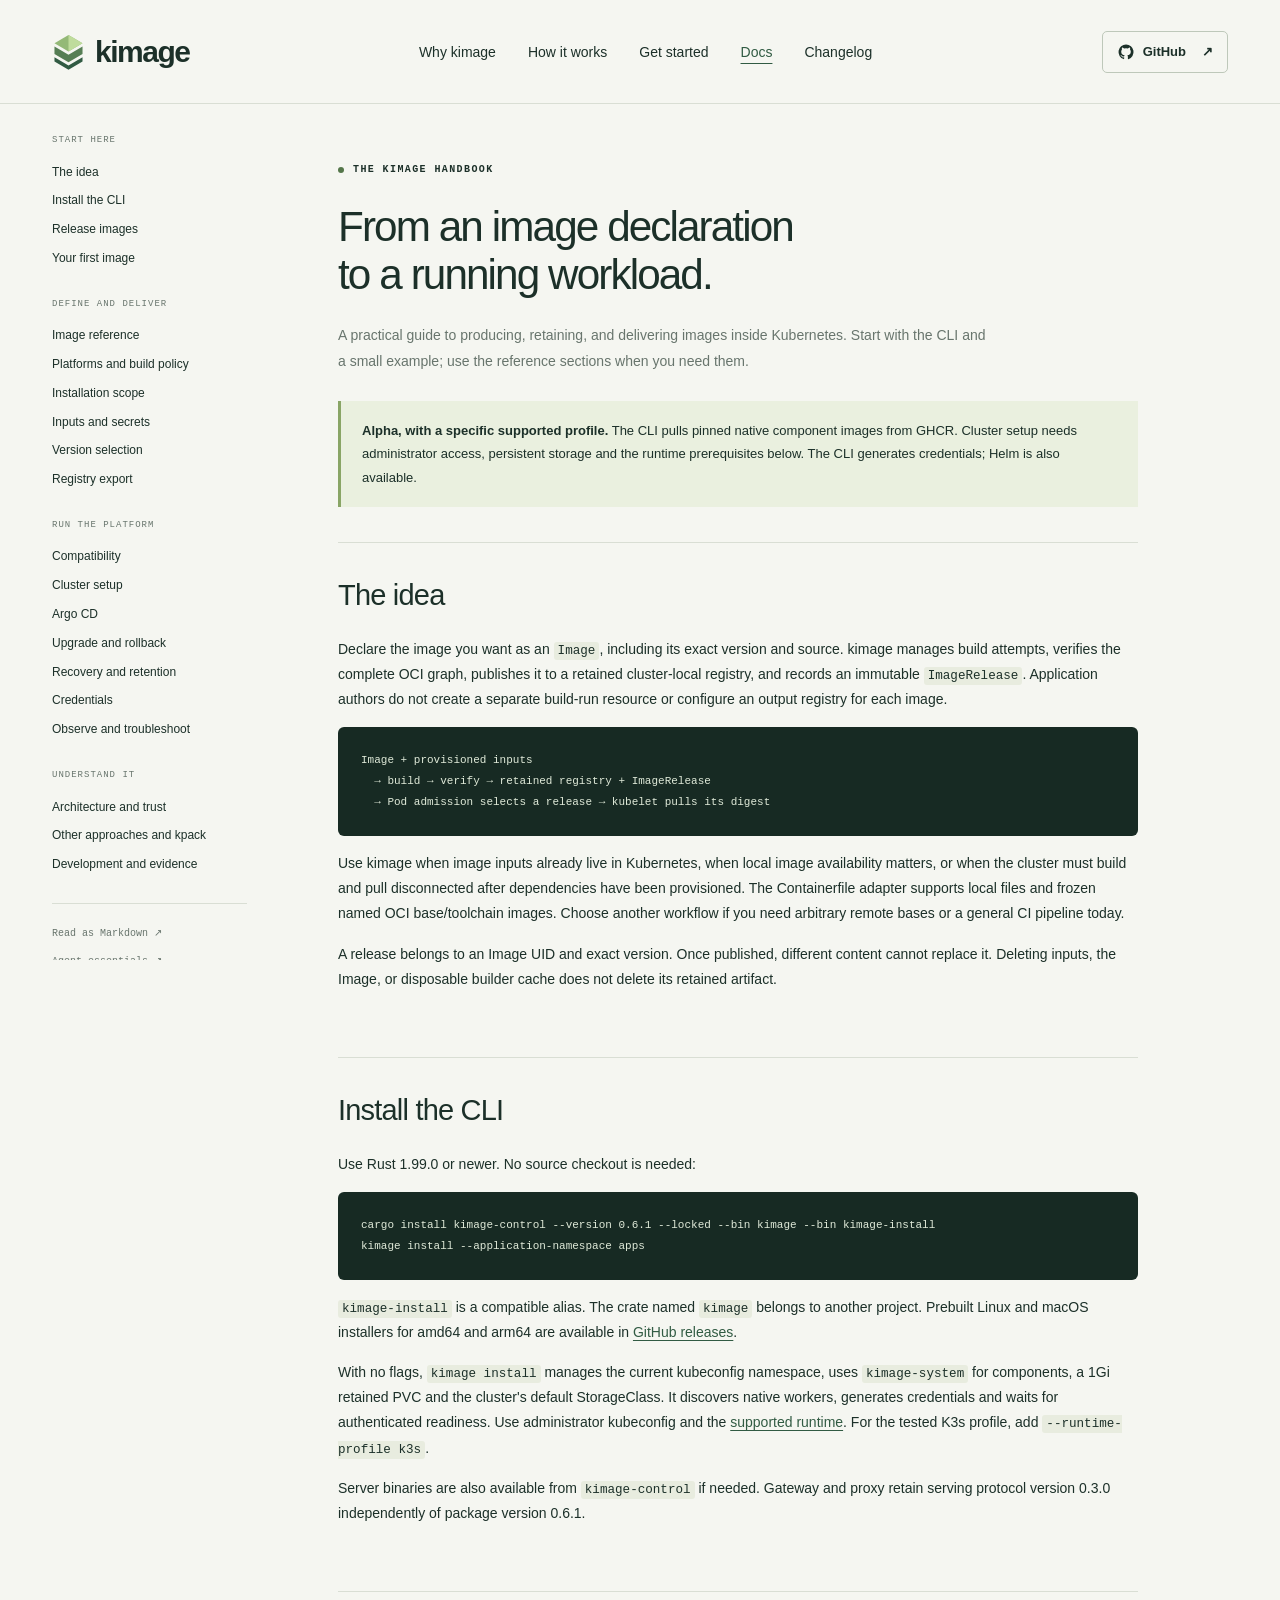
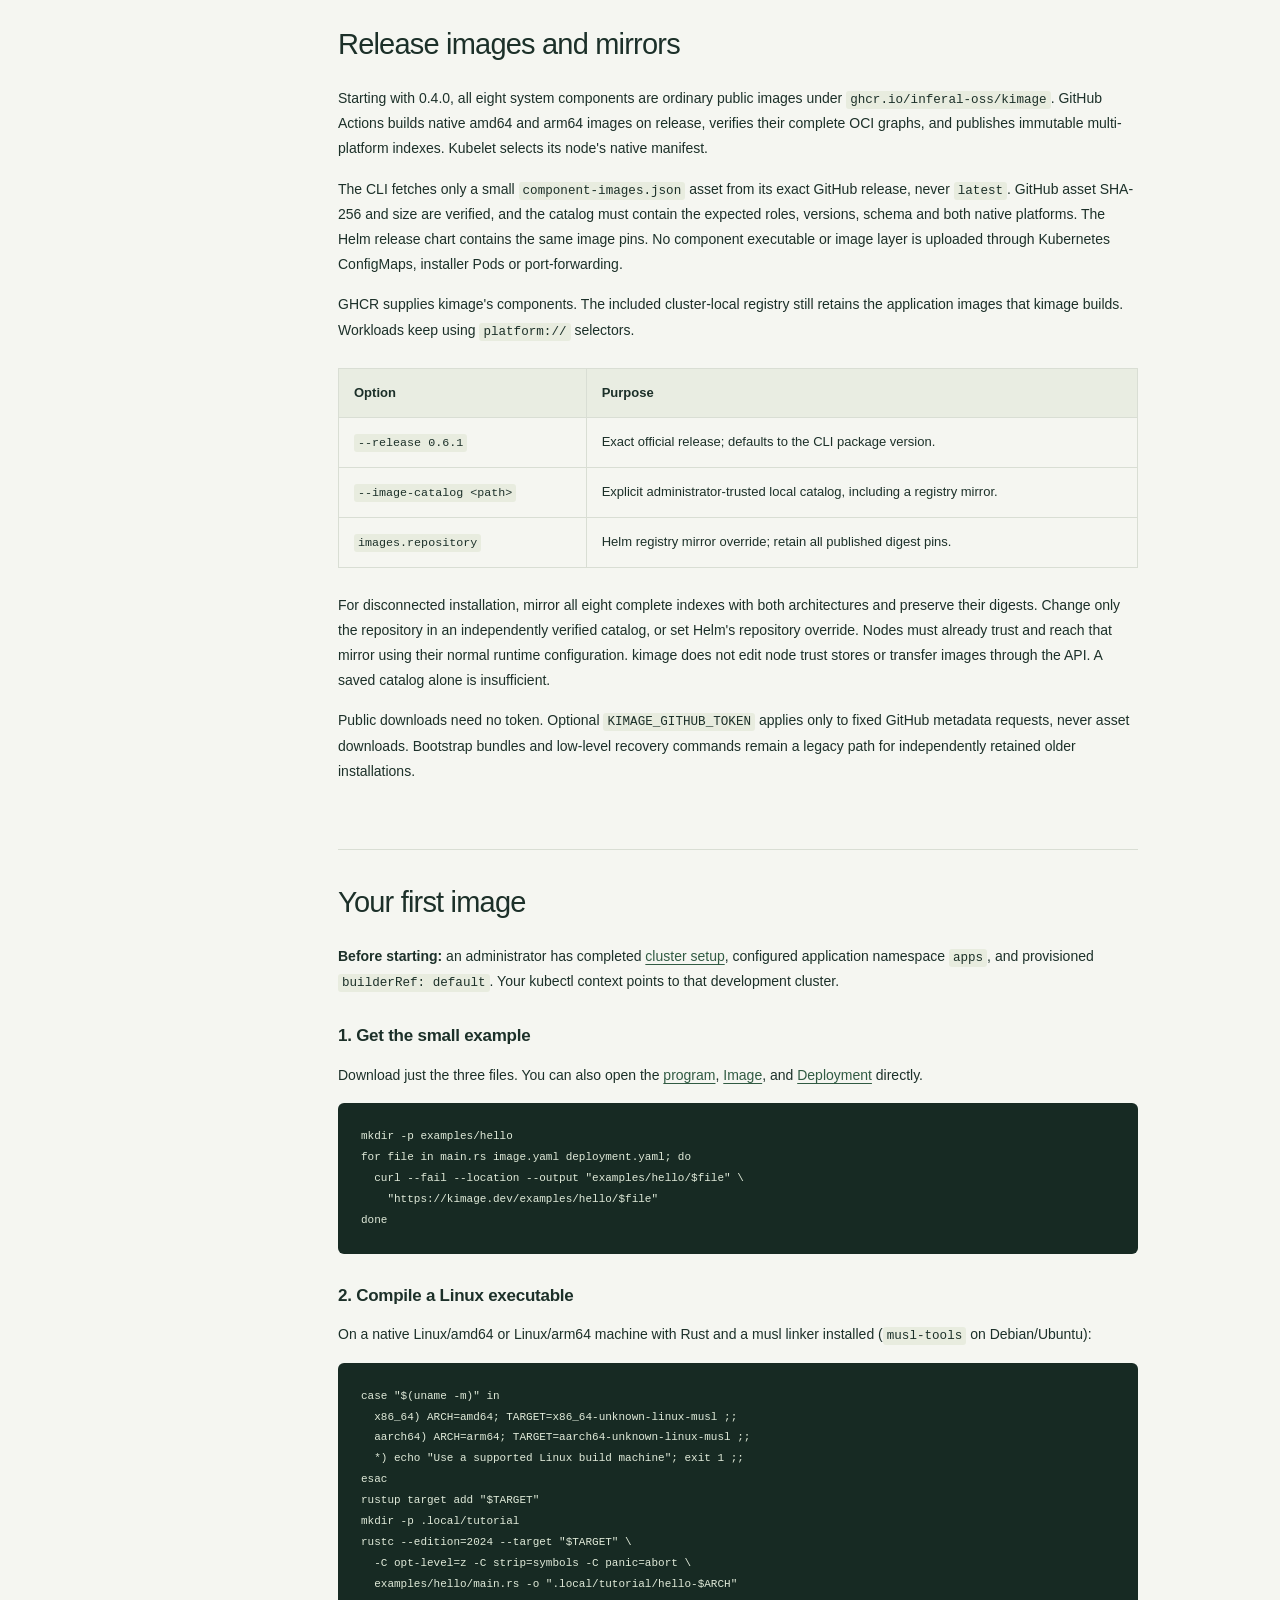
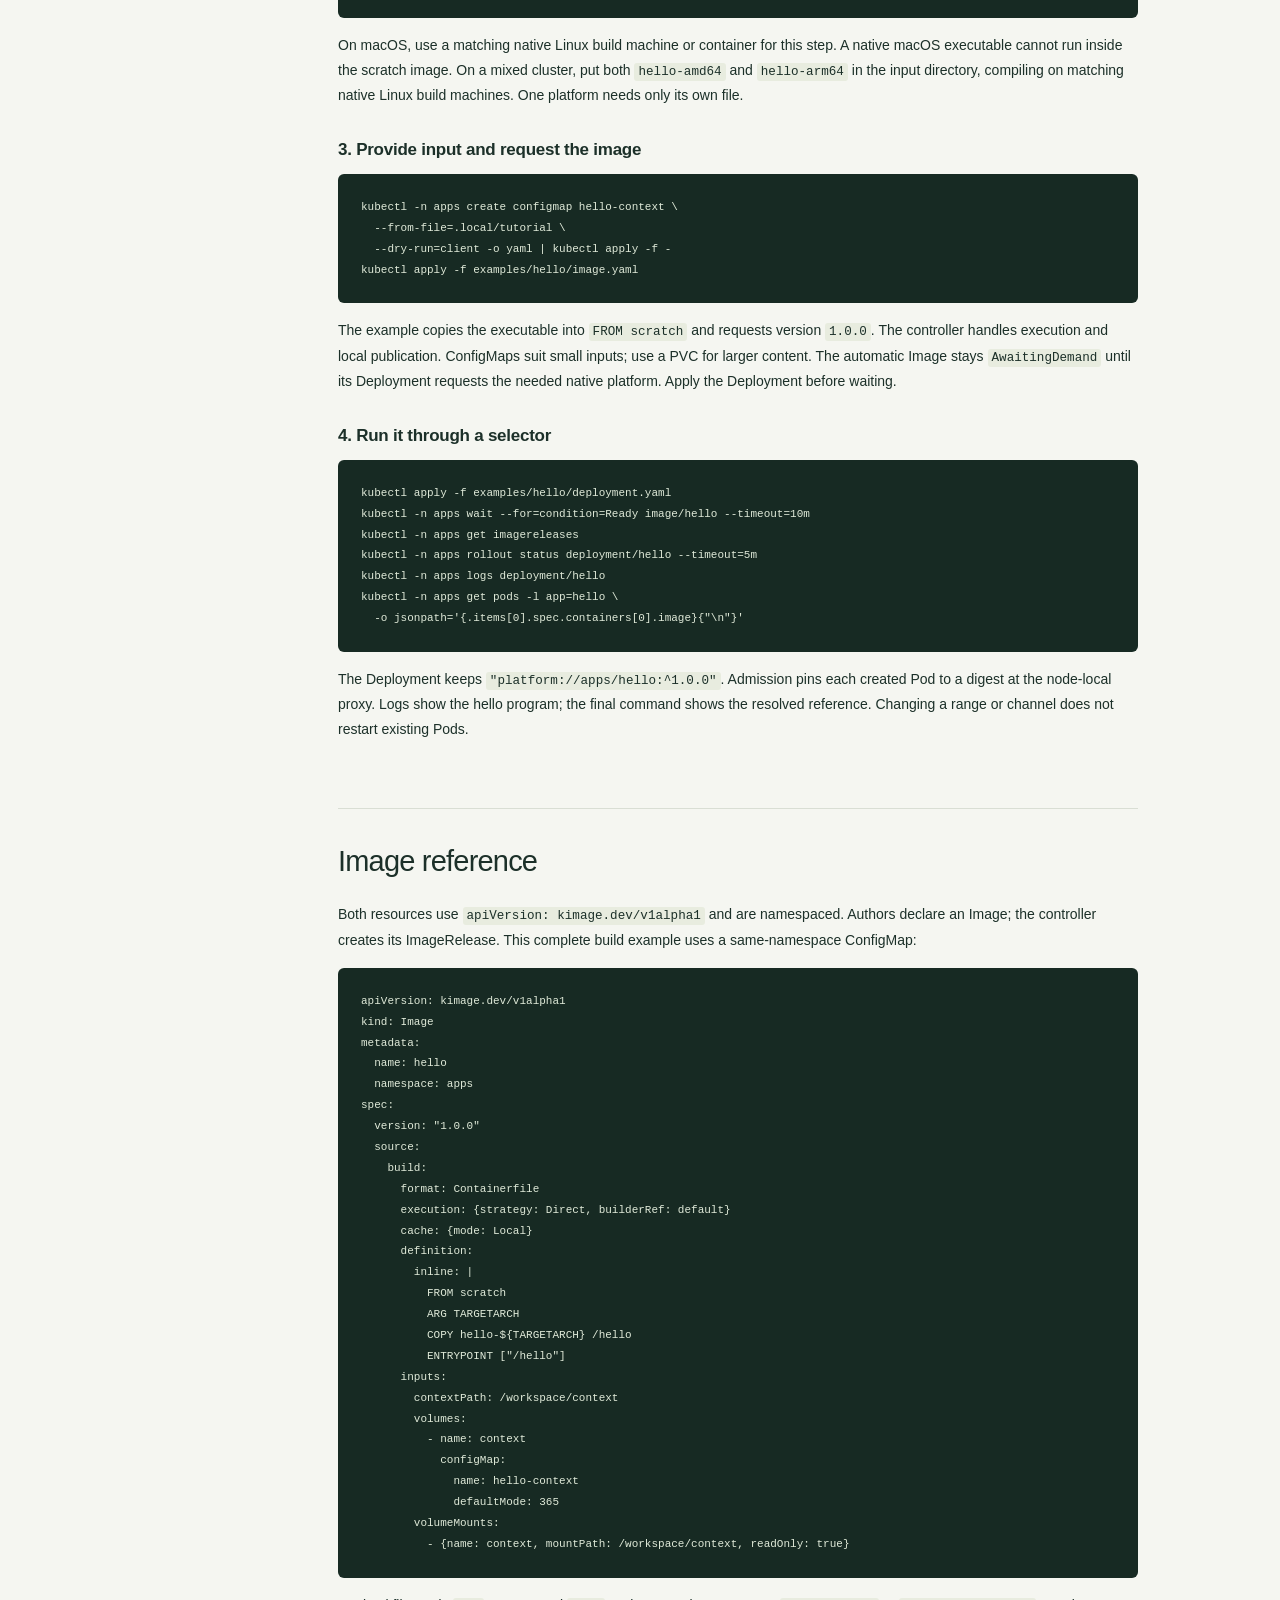
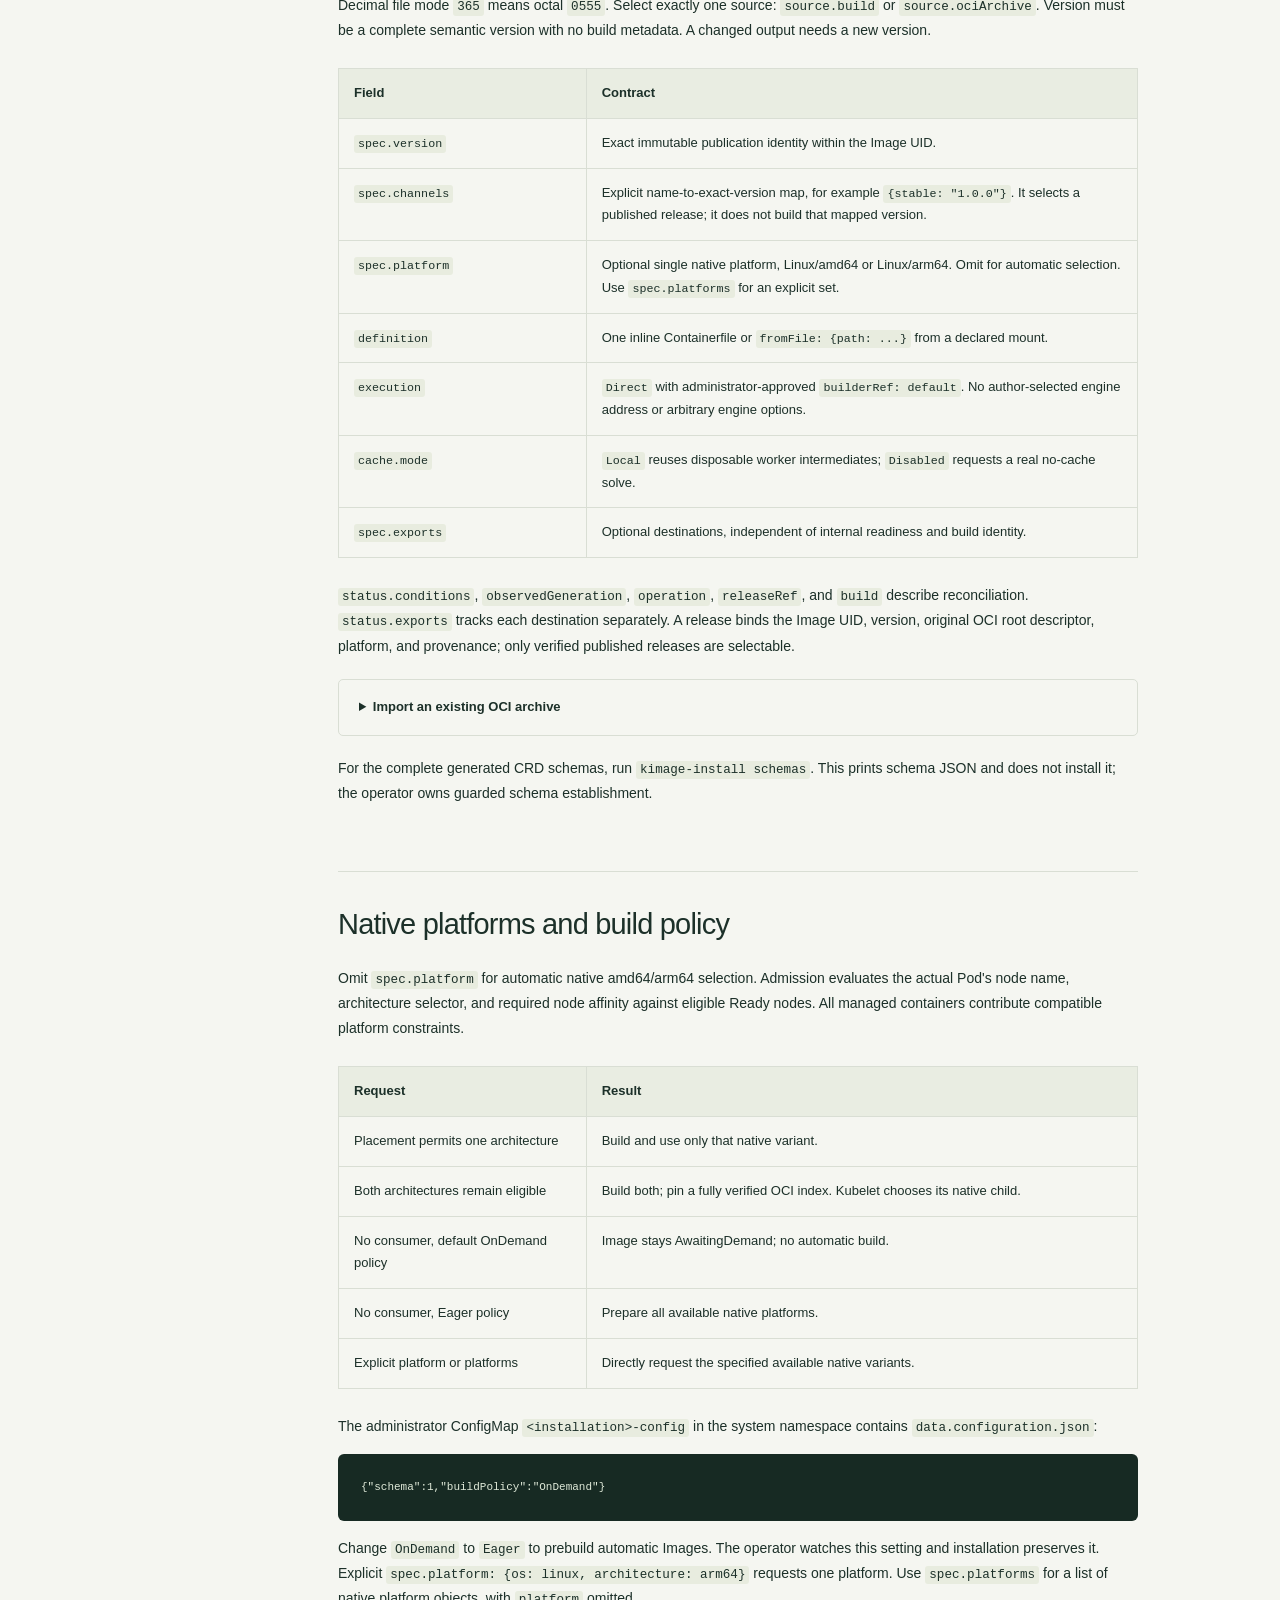
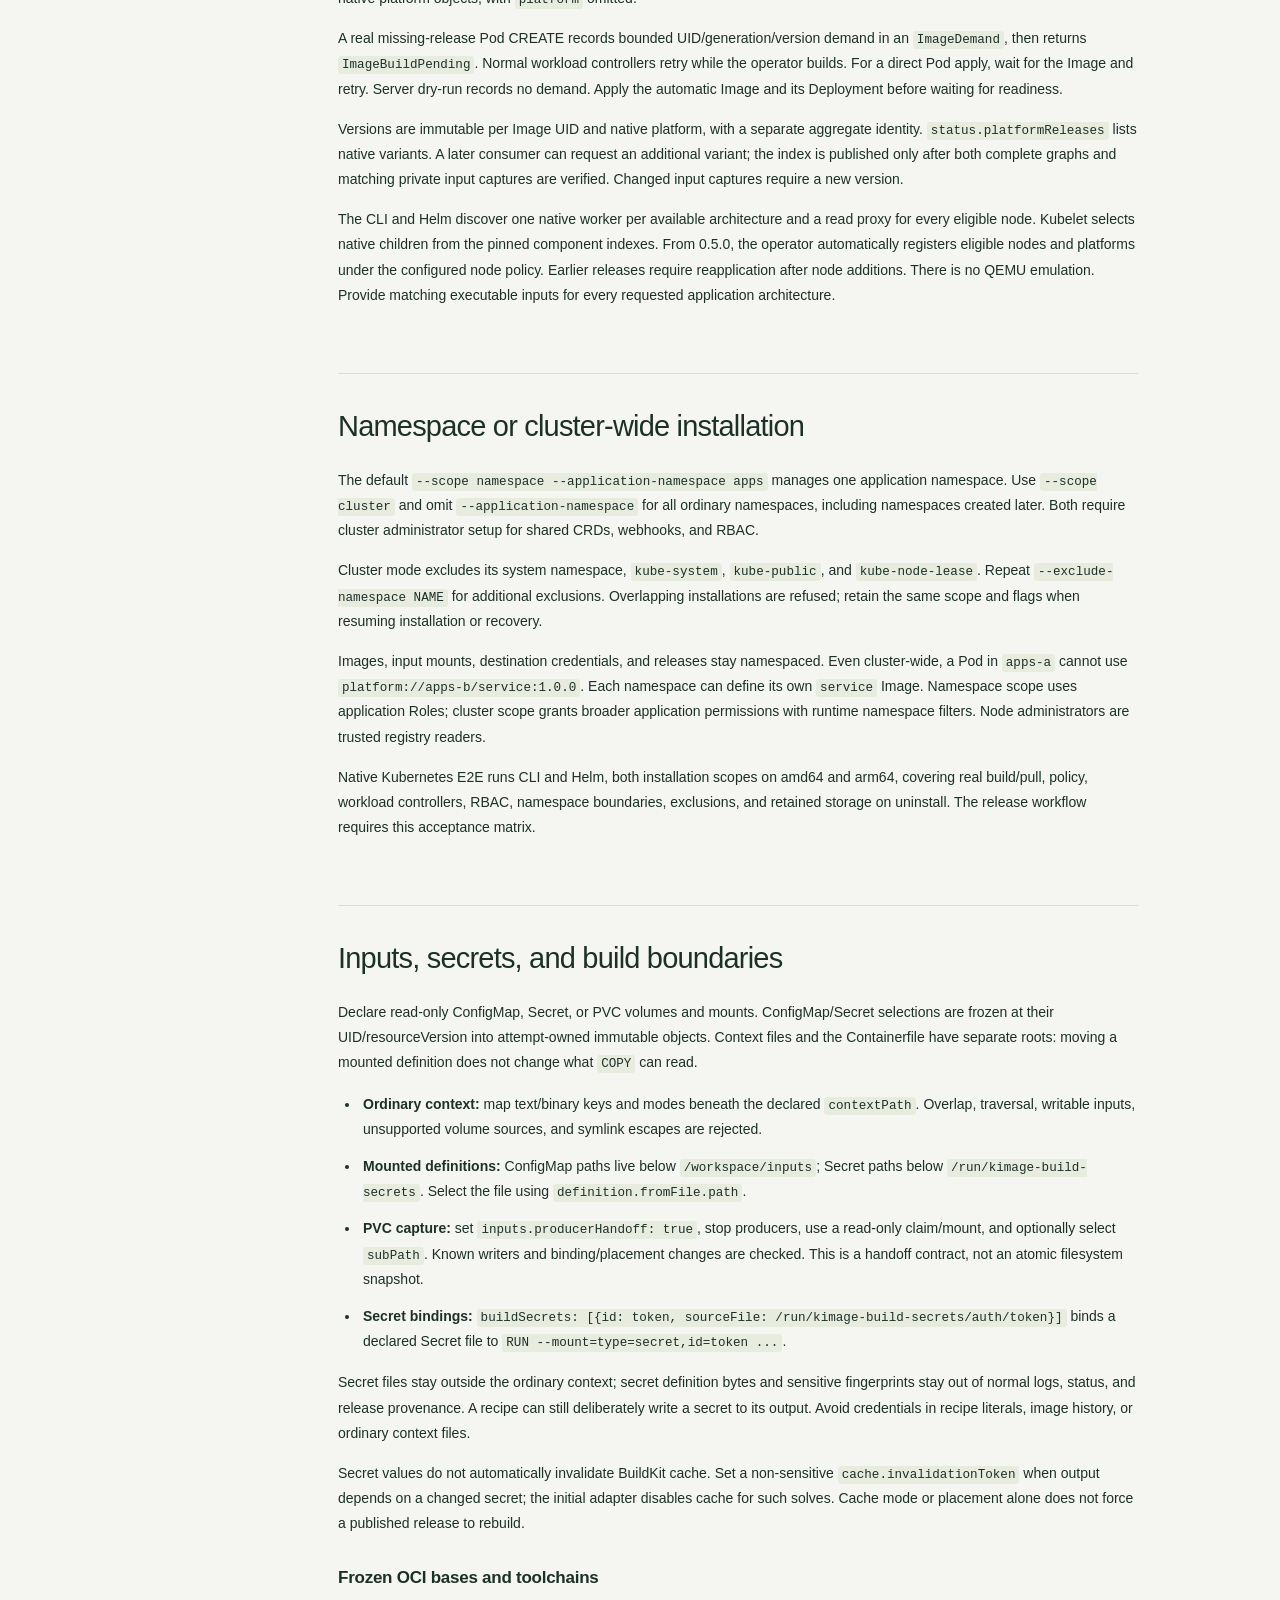
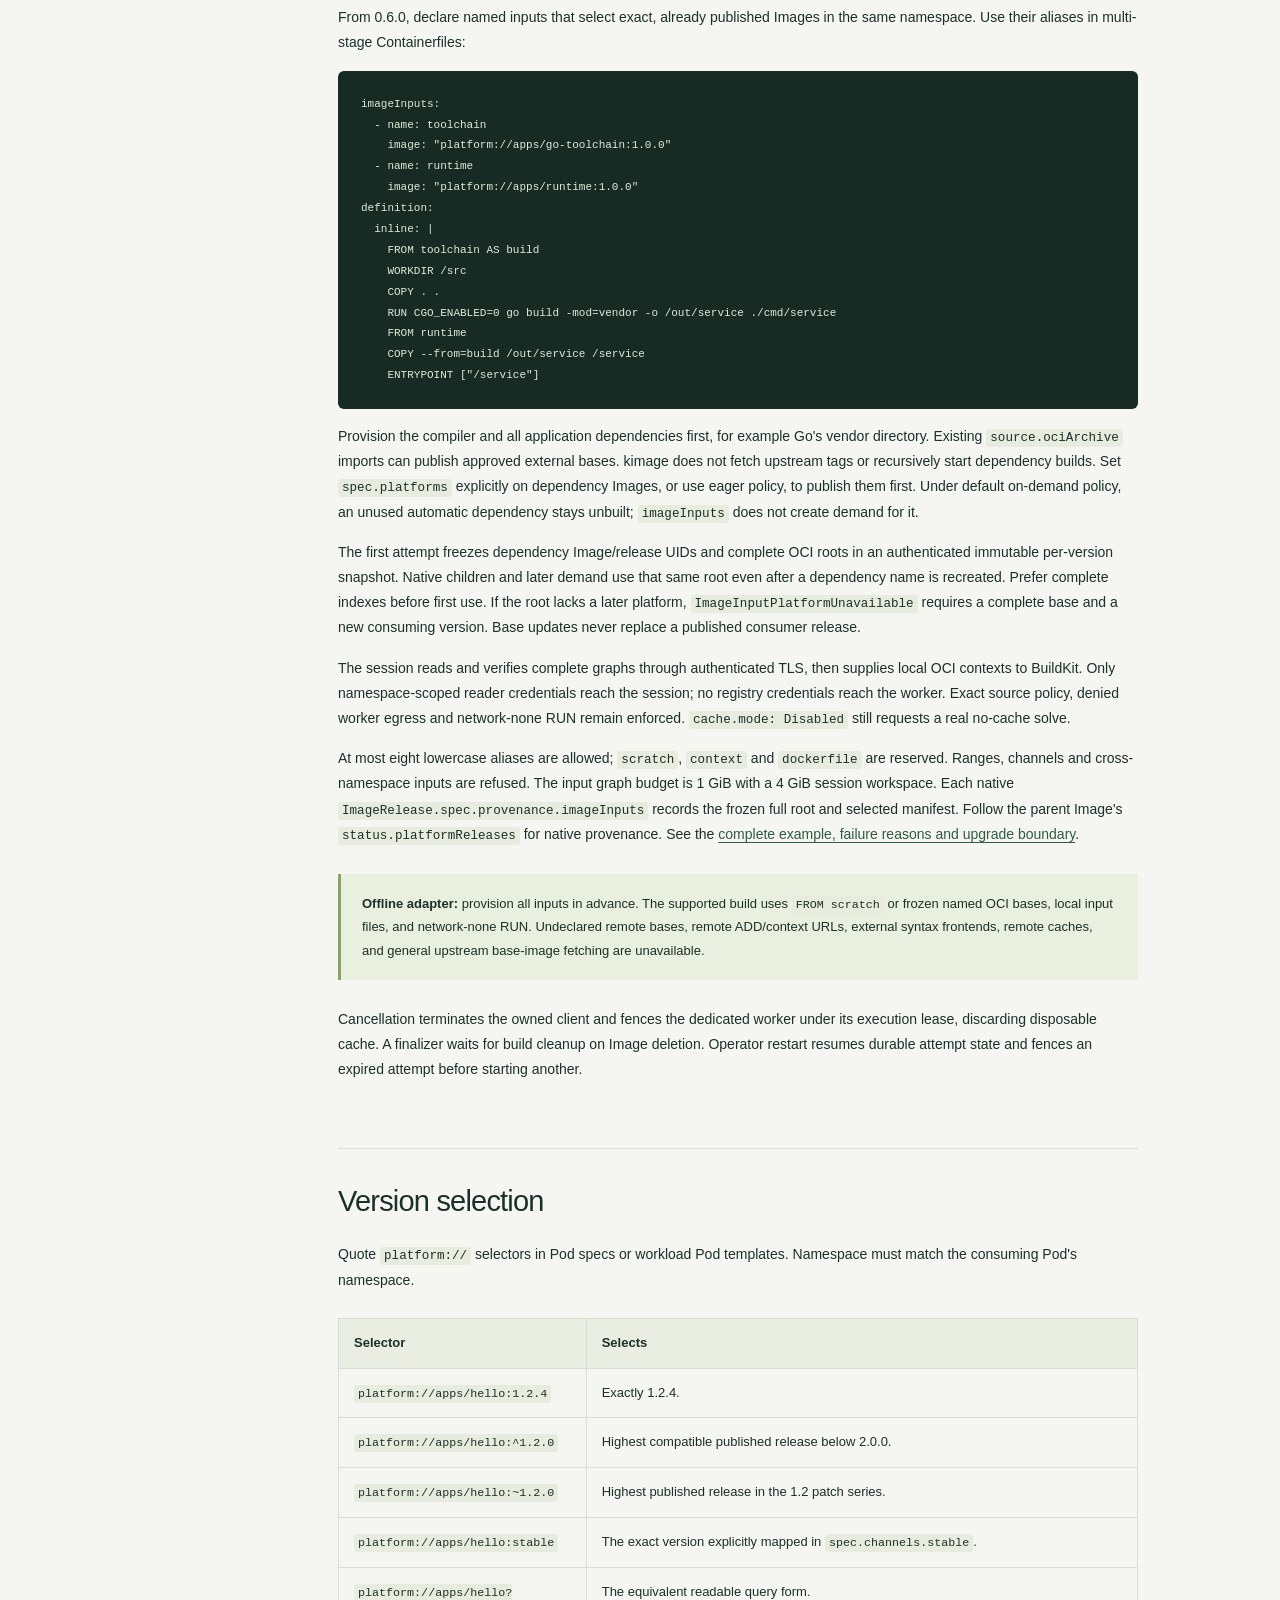
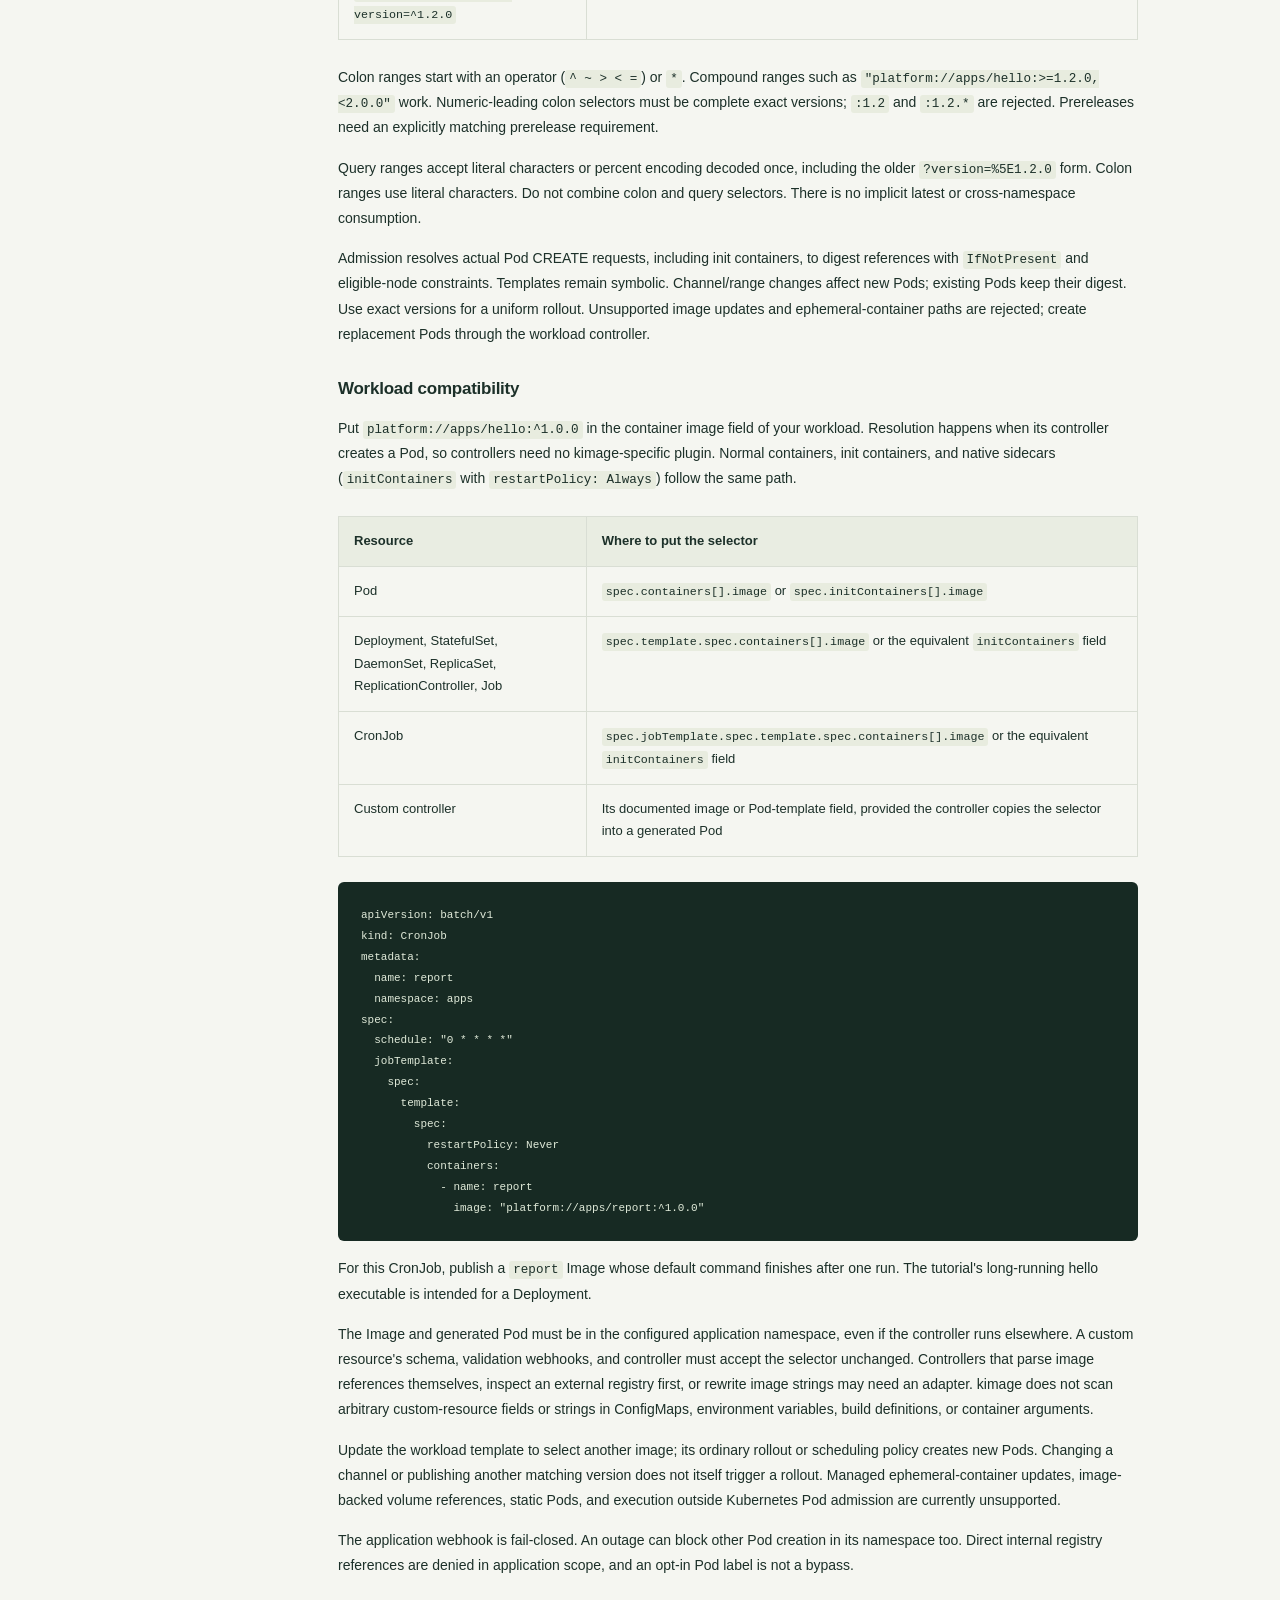
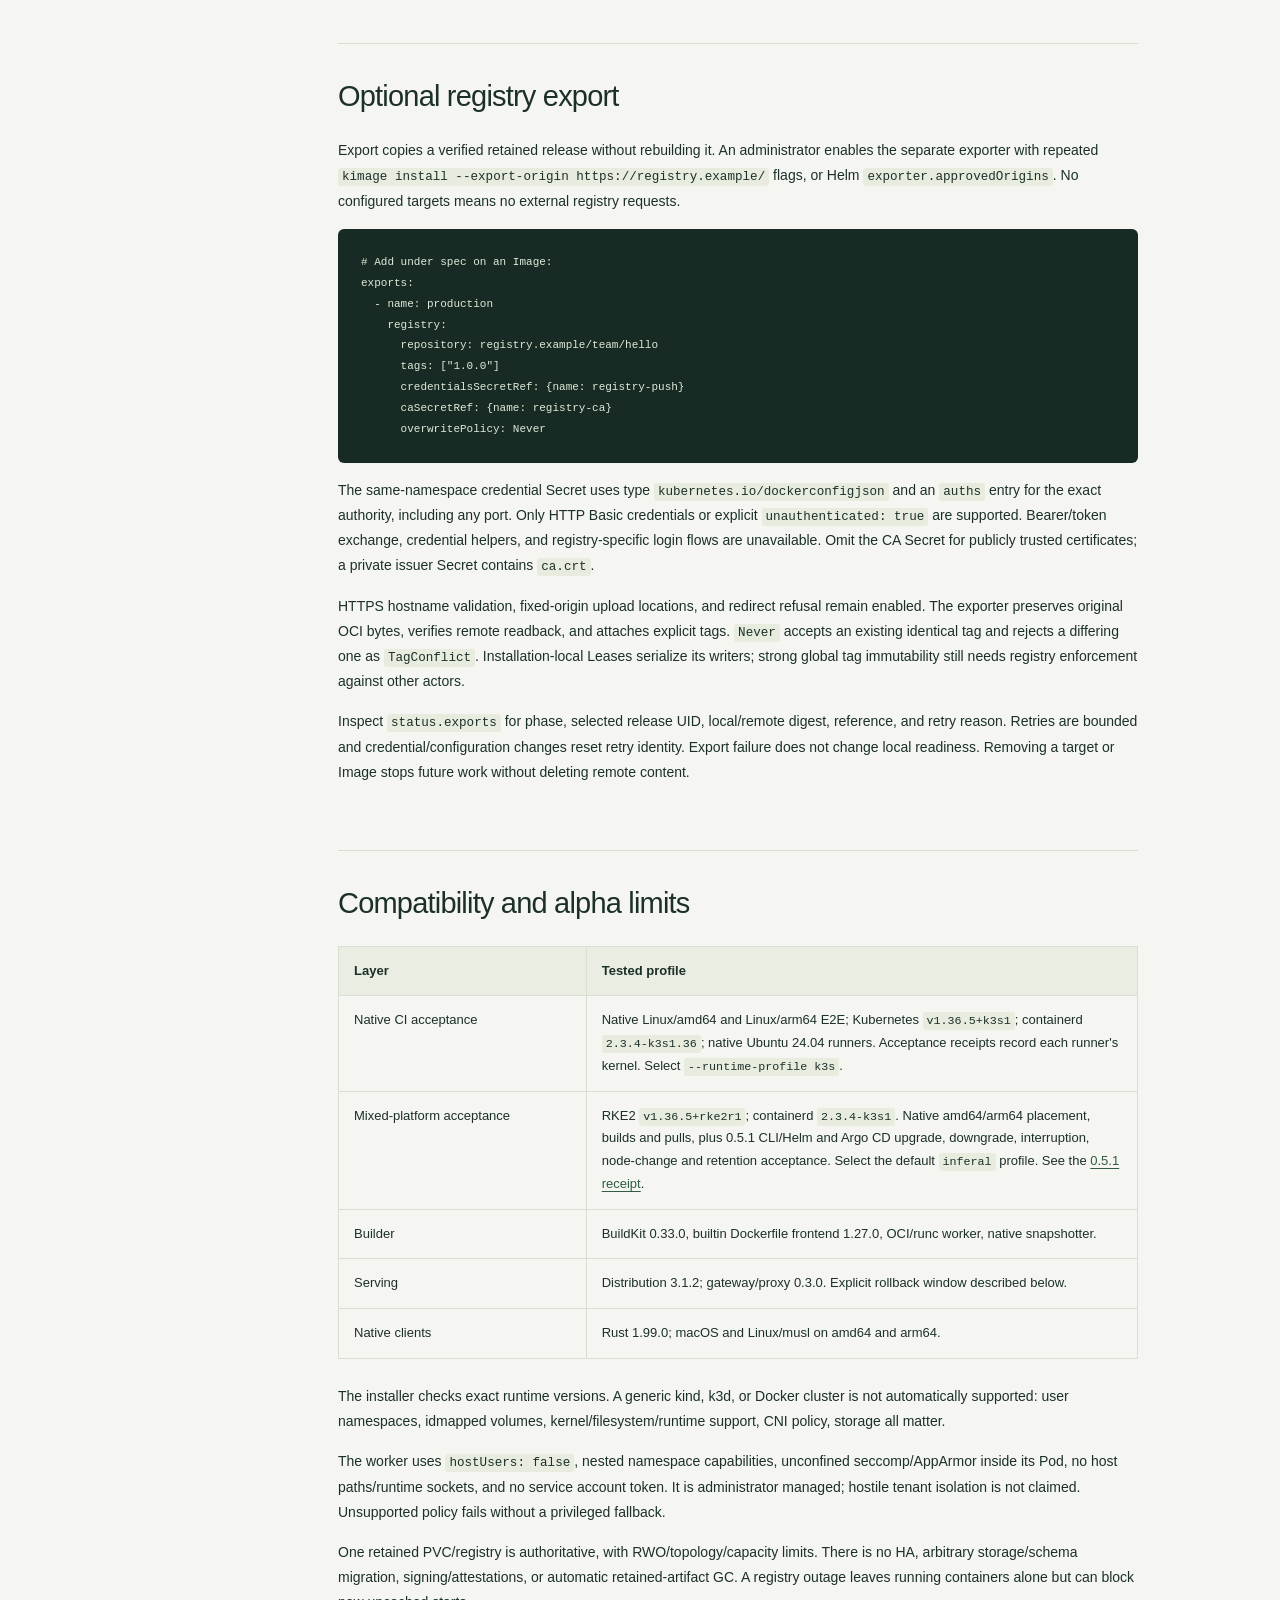
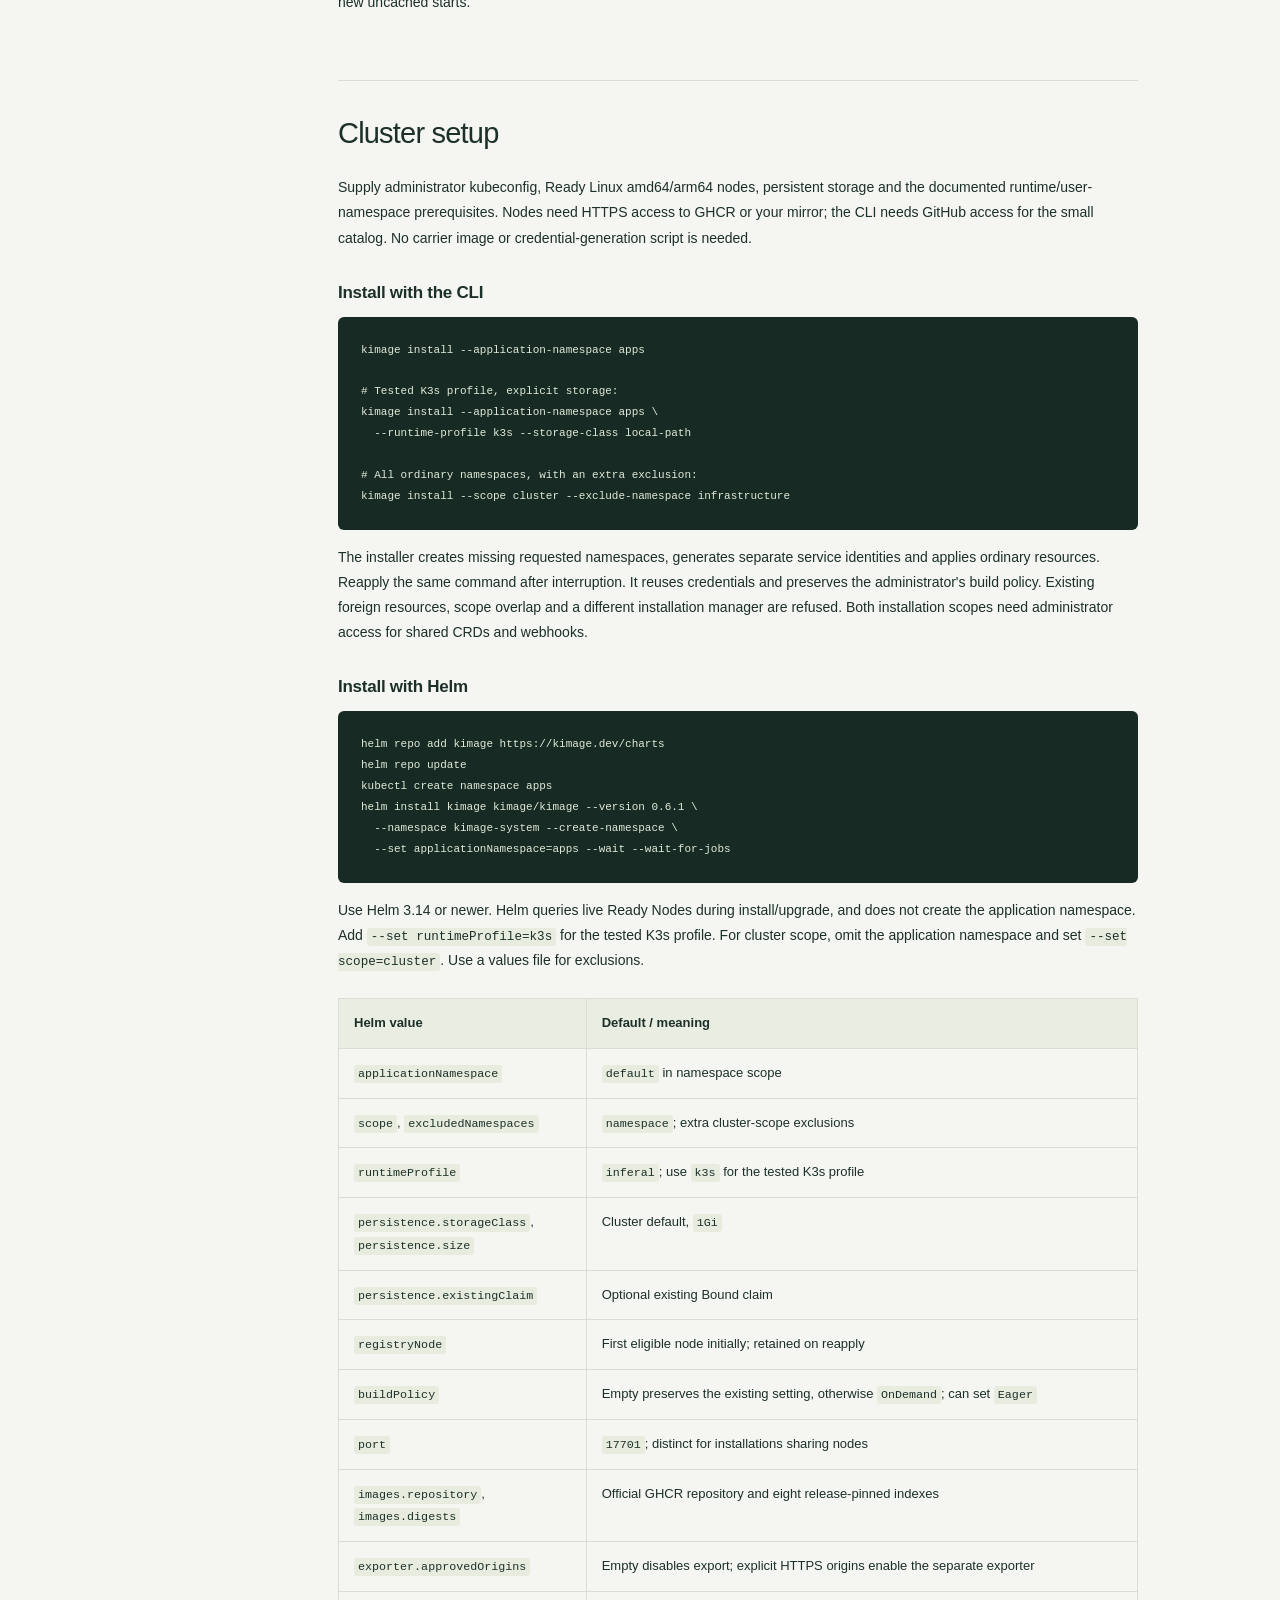
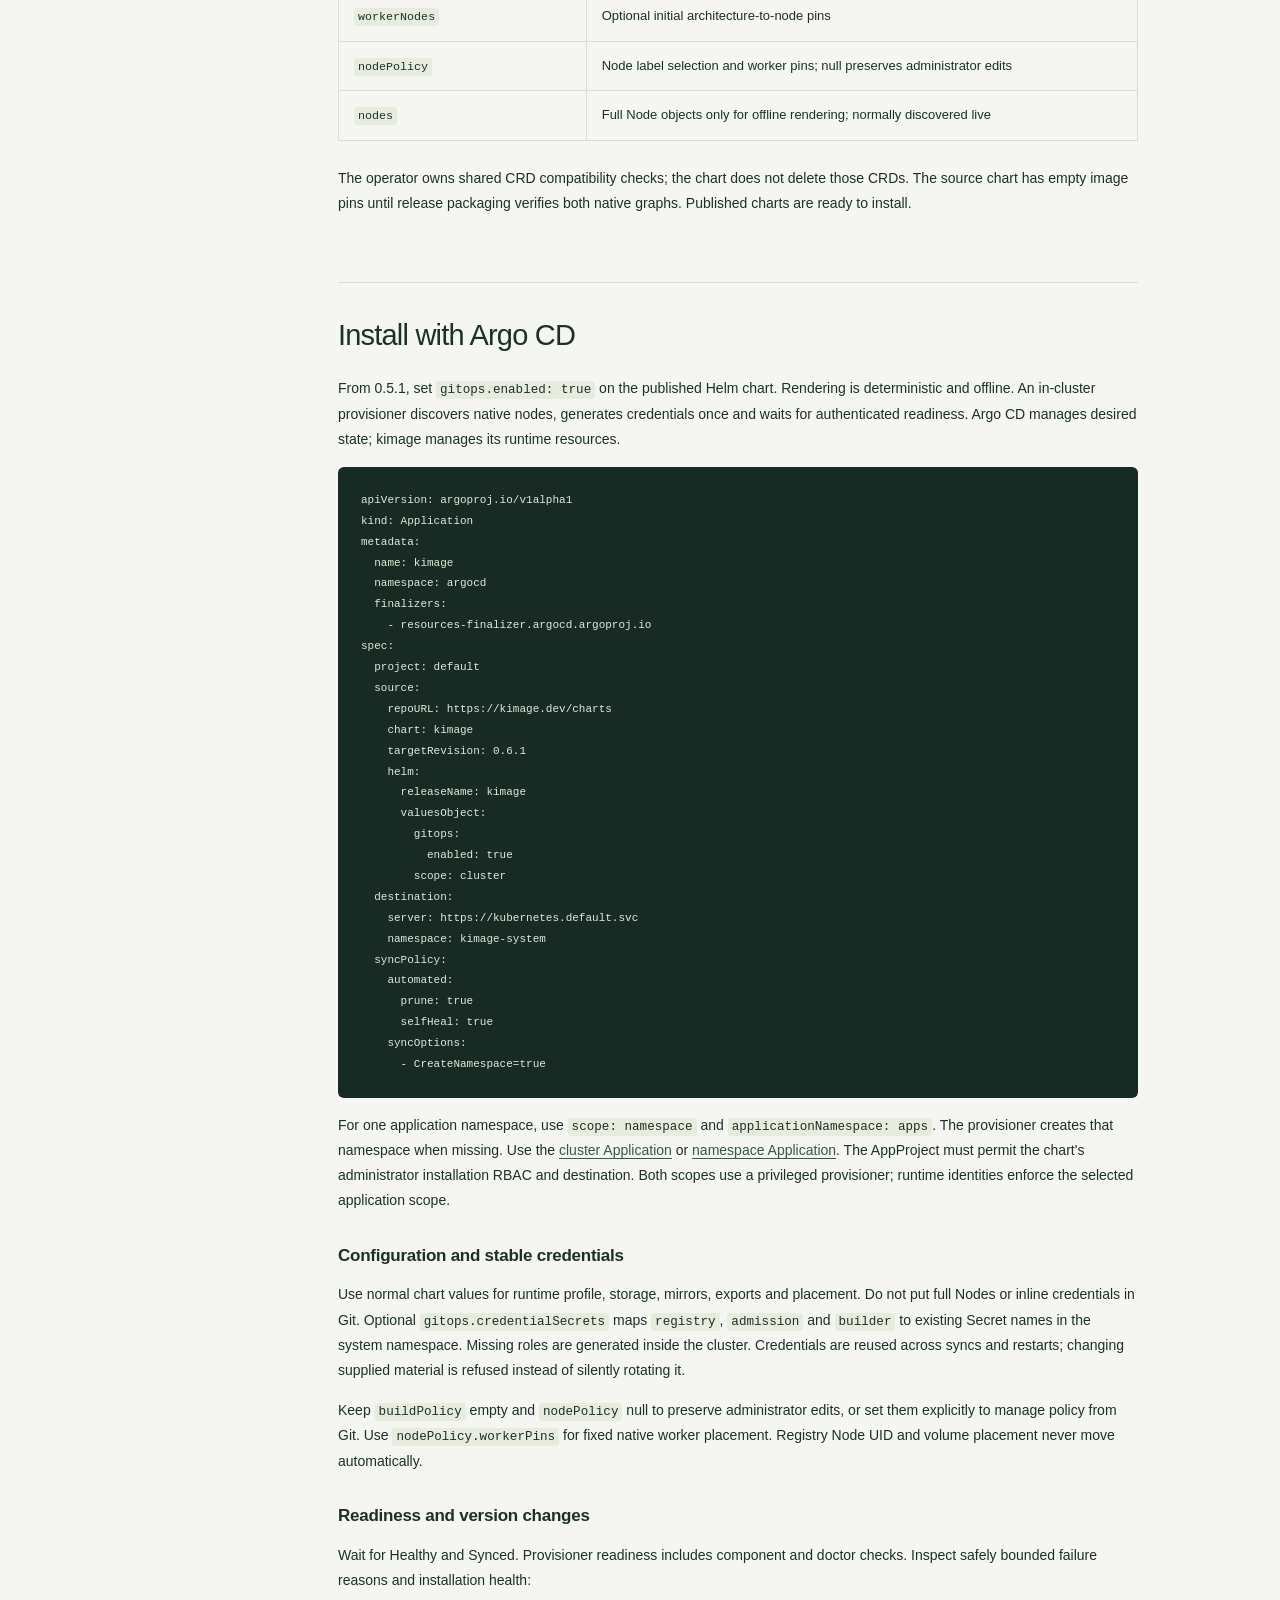
<file: site/docs/index.html>
<!doctype html>
<html lang="en">
  <head>
    <meta charset="utf-8" />
    <meta name="viewport" content="width=device-width, initial-scale=1" />
    <title>Documentation · kimage</title>
    <meta
      name="description"
      content="Install kimage, declare images, select immutable releases, and operate a retained cluster-local image registry. Practical examples and explicit alpha limits."
    />
    <meta name="theme-color" content="#f5f6f1" />
    <link rel="canonical" href="https://kimage.dev/docs/" />
    <link rel="icon" href="../mark.svg" type="image/svg+xml" />
    <link rel="stylesheet" href="../style.css" />
    <link rel="stylesheet" href="./docs.css" />
    <script src="./docs.js" defer></script>
    <link rel="alternate" type="text/markdown" href="./index.md" />
    <link rel="describedby" href="../llms.txt" />
  </head>
  <body>
    <a class="skip" href="#main">Skip to content</a>
    <header class="header wrap">
      <a class="brand" href="../" aria-label="kimage home"
        ><img src="../mark.svg" width="33" height="37" alt="" /><span
          >kimage</span
        ></a
      >
      <nav aria-label="Main navigation">
        <a href="../#why">Why kimage</a><a href="../#how">How it works</a
        ><a href="../#start">Get started</a
        ><a href="./" aria-current="page">Docs</a>
        <a href="../changelog/">Changelog</a>
      </nav>
      <a class="repo-link" href="https://github.com/inferal-oss/kimage"
        ><svg viewBox="0 0 24 24" width="18" height="18" aria-hidden="true">
          <path
            fill="currentColor"
            d="M12 2a10 10 0 0 0-3.16 19.49c.5.09.68-.22.68-.48v-1.86c-2.78.6-3.37-1.18-3.37-1.18-.45-1.15-1.11-1.46-1.11-1.46-.91-.62.07-.61.07-.61 1 .07 1.53 1.03 1.53 1.03.89 1.52 2.34 1.08 2.91.83.09-.65.35-1.08.64-1.33-2.22-.25-4.55-1.11-4.55-4.94 0-1.09.39-1.99 1.03-2.69-.1-.25-.45-1.27.1-2.65 0 0 .84-.27 2.75 1.03a9.6 9.6 0 0 1 5 0c1.91-1.3 2.75-1.03 2.75-1.03.55 1.38.2 2.4.1 2.65.64.7 1.03 1.6 1.03 2.69 0 3.84-2.34 4.69-4.57 4.94.36.31.68.92.68 1.85v2.74c0 .27.18.58.69.48A10 10 0 0 0 12 2Z"
          /></svg
        >GitHub <span aria-hidden="true">↗</span></a
      >
    </header>
    <div class="docs-layout wrap">
      <aside class="docs-sidebar">
        <details class="docs-toc" open>
          <summary>On this page</summary>
          <nav aria-label="Documentation contents">
            <p class="docs-nav-label">START HERE</p>
            <a href="#overview">The idea</a
            ><a href="#install">Install the CLI</a
            ><a href="#bundle-delivery">Release images</a
            ><a href="#quickstart">Your first image</a>
            <p class="docs-nav-label">DEFINE AND DELIVER</p>
            <a href="#image-api">Image reference</a
            ><a href="#platforms">Platforms and build policy</a
            ><a href="#scope">Installation scope</a
            ><a href="#inputs">Inputs and secrets</a
            ><a href="#selectors">Version selection</a
            ><a href="#exports">Registry export</a>
            <p class="docs-nav-label">RUN THE PLATFORM</p>
            <a href="#compatibility">Compatibility</a
            ><a href="#cluster-setup">Cluster setup</a
            ><a href="#argocd">Argo CD</a
            ><a href="#upgrades">Upgrade and rollback</a
            ><a href="#recovery">Recovery and retention</a
            ><a href="#credentials">Credentials</a
            ><a href="#observability">Observe and troubleshoot</a>
            <p class="docs-nav-label">UNDERSTAND IT</p>
            <a href="#architecture">Architecture and trust</a
            ><a href="#comparison">Other approaches and kpack</a
            ><a href="#development">Development and evidence</a>
          </nav>
        </details>
        <div class="docs-agent-links">
          <a href="./index.md">Read as Markdown ↗</a
          ><a href="../llms.txt">Agent essentials ↗</a>
        </div>
      </aside>
      <main id="main" class="docs-main">
        <article>
          <div class="eyebrow">
            <span class="signal" aria-hidden="true"></span> THE KIMAGE HANDBOOK
          </div>
          <h1>From an image declaration<br />to a running workload.</h1>
          <p class="docs-lead">
            A practical guide to producing, retaining, and delivering images
            inside Kubernetes. Start with the CLI and a small example; use the
            reference sections when you need them.
          </p>
          <div class="docs-callout">
            <strong>Alpha, with a specific supported profile.</strong> The CLI
            pulls pinned native component images from GHCR. Cluster setup needs administrator
            access, persistent storage and the runtime prerequisites below. The CLI
            generates credentials; Helm is also available.
          </div>

          <section id="overview">
            <h2>The idea</h2>
            <p>
              Declare the image you want as an <code>Image</code>, including its
              exact version and source. kimage manages build attempts, verifies
              the complete OCI graph, publishes it to a retained cluster-local
              registry, and records an immutable <code>ImageRelease</code>.
              Application authors do not create a separate build-run resource or
              configure an output registry for each image.
            </p>
            <pre><code>Image + provisioned inputs
  → build → verify → retained registry + ImageRelease
  → Pod admission selects a release → kubelet pulls its digest</code></pre>
            <p>
              Use kimage when image inputs already live in Kubernetes, when
              local image availability matters, or when the cluster must build
              and pull disconnected after dependencies have been provisioned.
              The Containerfile adapter supports local files and frozen named OCI base/toolchain images.
              Choose another workflow if you need arbitrary remote bases or a
              general CI pipeline today.
            </p>
            <p>
              A release belongs to an Image UID and exact version. Once
              published, different content cannot replace it. Deleting inputs,
              the Image, or disposable builder cache does not delete its
              retained artifact.
            </p>
          </section>

          <section id="install">
<h2>Install the CLI</h2>
<p>Use Rust 1.99.0 or newer. No source checkout is needed:</p>
<pre><code>cargo install kimage-control --version 0.6.1 --locked --bin kimage --bin kimage-install
kimage install --application-namespace apps</code></pre>
<p><code>kimage-install</code> is a compatible alias. The crate named <code>kimage</code> belongs to another project. Prebuilt Linux and macOS installers for amd64 and arm64 are available in <a href="https://github.com/inferal-oss/kimage/releases">GitHub releases</a>.</p>
<p>With no flags, <code>kimage install</code> manages the current kubeconfig namespace, uses <code>kimage-system</code> for components, a 1Gi retained PVC and the cluster's default StorageClass. It discovers native workers, generates credentials and waits for authenticated readiness. Use administrator kubeconfig and the <a href="#compatibility">supported runtime</a>. For the tested K3s profile, add <code>--runtime-profile k3s</code>.</p>
<p>Server binaries are also available from <code>kimage-control</code> if needed. Gateway and proxy retain serving protocol version 0.3.0 independently of package version 0.6.1.</p>
          </section>

          <section id="bundle-delivery">
<h2>Release images and mirrors</h2>
<p>Starting with 0.4.0, all eight system components are ordinary public images under <code>ghcr.io/inferal-oss/kimage</code>. GitHub Actions builds native amd64 and arm64 images on release, verifies their complete OCI graphs, and publishes immutable multi-platform indexes. Kubelet selects its node's native manifest.</p>
<p>The CLI fetches only a small <code>component-images.json</code> asset from its exact GitHub release, never <code>latest</code>. GitHub asset SHA-256 and size are verified, and the catalog must contain the expected roles, versions, schema and both native platforms. The Helm release chart contains the same image pins. No component executable or image layer is uploaded through Kubernetes ConfigMaps, installer Pods or port-forwarding.</p>
<p>GHCR supplies kimage's components. The included cluster-local registry still retains the application images that kimage builds. Workloads keep using <code>platform://</code> selectors.</p>
<table><thead><tr><th>Option</th><th>Purpose</th></tr></thead><tbody>
<tr><td><code>--release 0.6.1</code></td><td>Exact official release; defaults to the CLI package version.</td></tr>
<tr><td><code>--image-catalog &lt;path&gt;</code></td><td>Explicit administrator-trusted local catalog, including a registry mirror.</td></tr>
<tr><td><code>images.repository</code></td><td>Helm registry mirror override; retain all published digest pins.</td></tr></tbody></table>
<p>For disconnected installation, mirror all eight complete indexes with both architectures and preserve their digests. Change only the repository in an independently verified catalog, or set Helm's repository override. Nodes must already trust and reach that mirror using their normal runtime configuration. kimage does not edit node trust stores or transfer images through the API. A saved catalog alone is insufficient.</p>
<p>Public downloads need no token. Optional <code>KIMAGE_GITHUB_TOKEN</code> applies only to fixed GitHub metadata requests, never asset downloads. Bootstrap bundles and low-level recovery commands remain a legacy path for independently retained older installations.</p>
          </section>

          <section id="quickstart">
            <h2>Your first image</h2>
            <p>
              <strong>Before starting:</strong> an administrator has completed
              <a href="#cluster-setup">cluster setup</a>, configured application
              namespace <code>apps</code>, and provisioned
              <code>builderRef: default</code>. Your kubectl context points to
              that development cluster.
            </p>
            <h3>1. Get the small example</h3>
            <p>
              Download just the three files. You can also open the
              <a href="../examples/hello/main.rs">program</a>,
              <a href="../examples/hello/image.yaml">Image</a>, and
              <a href="../examples/hello/deployment.yaml">Deployment</a>
              directly.
            </p>
            <pre><code>mkdir -p examples/hello
for file in main.rs image.yaml deployment.yaml; do
  curl --fail --location --output "examples/hello/$file" \
    "https://kimage.dev/examples/hello/$file"
done</code></pre>
            <h3>2. Compile a Linux executable</h3>
            <p>
              On a native Linux/amd64 or Linux/arm64 machine with Rust and a musl linker installed
              (<code>musl-tools</code> on Debian/Ubuntu):
            </p>
            <pre><code>case "$(uname -m)" in
  x86_64) ARCH=amd64; TARGET=x86_64-unknown-linux-musl ;;
  aarch64) ARCH=arm64; TARGET=aarch64-unknown-linux-musl ;;
  *) echo "Use a supported Linux build machine"; exit 1 ;;
esac
rustup target add "$TARGET"
mkdir -p .local/tutorial
rustc --edition=2024 --target "$TARGET" \
  -C opt-level=z -C strip=symbols -C panic=abort \
  examples/hello/main.rs -o ".local/tutorial/hello-$ARCH"</code></pre>
            <p>
              On macOS, use a matching native Linux build machine or container for this
              step. A native macOS executable cannot run inside the scratch
              image. On a mixed cluster, put both <code>hello-amd64</code> and
              <code>hello-arm64</code> in the input directory, compiling on matching
              native Linux build machines. One platform needs only its own file.
            </p>
            <h3>3. Provide input and request the image</h3>
            <pre><code>kubectl -n apps create configmap hello-context \
  --from-file=.local/tutorial \
  --dry-run=client -o yaml | kubectl apply -f -
kubectl apply -f examples/hello/image.yaml
</code></pre>
            <p>
              The example copies the executable into
              <code>FROM scratch</code> and requests version <code>1.0.0</code>.
              The controller handles execution and local publication. ConfigMaps
              suit small inputs; use a PVC for larger content. The automatic
              Image stays <code>AwaitingDemand</code> until its Deployment requests
              the needed native platform. Apply the Deployment before waiting.
            </p>
            <h3>4. Run it through a selector</h3>
            <pre><code>kubectl apply -f examples/hello/deployment.yaml
kubectl -n apps wait --for=condition=Ready image/hello --timeout=10m
kubectl -n apps get imagereleases
kubectl -n apps rollout status deployment/hello --timeout=5m
kubectl -n apps logs deployment/hello
kubectl -n apps get pods -l app=hello \
  -o jsonpath='{.items[0].spec.containers[0].image}{"\n"}'</code></pre>
            <p>
              The Deployment keeps <code>"platform://apps/hello:^1.0.0"</code>.
              Admission pins each created Pod to a digest at the node-local
              proxy. Logs show the hello program; the final command shows the
              resolved reference. Changing a range or channel does not restart
              existing Pods.
            </p>
          </section>

          <section id="image-api">
            <h2>Image reference</h2>
            <p>
              Both resources use
              <code>apiVersion: kimage.dev/v1alpha1</code> and are namespaced.
              Authors declare an Image; the controller creates its ImageRelease.
              This complete build example uses a same-namespace ConfigMap:
            </p>
            <pre data-example="image.yaml"><code>apiVersion: kimage.dev/v1alpha1
kind: Image
metadata:
  name: hello
  namespace: apps
spec:
  version: "1.0.0"
  source:
    build:
      format: Containerfile
      execution: {strategy: Direct, builderRef: default}
      cache: {mode: Local}
      definition:
        inline: |
          FROM scratch
          ARG TARGETARCH
          COPY hello-${TARGETARCH} /hello
          ENTRYPOINT ["/hello"]
      inputs:
        contextPath: /workspace/context
        volumes:
          - name: context
            configMap:
              name: hello-context
              defaultMode: 365
        volumeMounts:
          - {name: context, mountPath: /workspace/context, readOnly: true}</code></pre>
            <p>
              Decimal file mode <code>365</code> means octal <code>0555</code>.
              Select exactly one source: <code>source.build</code> or
              <code>source.ociArchive</code>. Version must be a complete
              semantic version with no build metadata. A changed output needs a
              new version.
            </p>
            <table>
              <thead>
                <tr>
                  <th>Field</th>
                  <th>Contract</th>
                </tr>
              </thead>
              <tbody>
                <tr>
                  <td><code>spec.version</code></td>
                  <td>
                    Exact immutable publication identity within the Image UID.
                  </td>
                </tr>
                <tr>
                  <td><code>spec.channels</code></td>
                  <td>
                    Explicit name-to-exact-version map, for example
                    <code>{stable: "1.0.0"}</code>. It selects a published
                    release; it does not build that mapped version.
                  </td>
                </tr>
                <tr>
                  <td><code>spec.platform</code></td>
                  <td>Optional single native platform, Linux/amd64 or Linux/arm64. Omit for automatic selection. Use <code>spec.platforms</code> for an explicit set.</td>
                </tr>
                <tr>
                  <td><code>definition</code></td>
                  <td>
                    One inline Containerfile or
                    <code>fromFile: {path: ...}</code> from a declared mount.
                  </td>
                </tr>
                <tr>
                  <td><code>execution</code></td>
                  <td>
                    <code>Direct</code> with administrator-approved
                    <code>builderRef: default</code>. No author-selected engine
                    address or arbitrary engine options.
                  </td>
                </tr>
                <tr>
                  <td><code>cache.mode</code></td>
                  <td>
                    <code>Local</code> reuses disposable worker intermediates;
                    <code>Disabled</code> requests a real no-cache solve.
                  </td>
                </tr>
                <tr>
                  <td><code>spec.exports</code></td>
                  <td>
                    Optional destinations, independent of internal readiness and
                    build identity.
                  </td>
                </tr>
              </tbody>
            </table>
            <p>
              <code>status.conditions</code>, <code>observedGeneration</code>,
              <code>operation</code>, <code>releaseRef</code>, and
              <code>build</code> describe reconciliation.
              <code>status.exports</code> tracks each destination separately. A
              release binds the Image UID, version, original OCI root
              descriptor, platform, and provenance; only verified published
              releases are selectable.
            </p>
            <details>
              <summary>Import an existing OCI archive</summary>
              <p>
                Use a same-namespace PVC with a relative archive path, expected
                root descriptor (<code>mediaType</code>, <code>digest</code>,
                <code>size</code>), and <code>producerHandoff: true</code>. The
                archive must be readable by UID 65532. Obtain the descriptor
                from the artifact producer; an archive-file checksum is not the
                OCI root digest.
              </p>
              <pre><code># Inside spec, instead of source.build:
source:
  ociArchive:
    claimName: image-input
    path: service.oci.tar
    producerHandoff: true
    root:
      mediaType: application/vnd.oci.image.manifest.v1+json
      digest: sha256:&lt;actual-manifest-digest&gt;
      size: &lt;actual-manifest-byte-count&gt;</code></pre>
              <p>
                Single-platform manifests and nested indexes are verified
                without rewriting their bytes. Truncation, wrong
                sizes/digests/platforms, missing graph objects, and invalid
                DiffIDs fail verification. Complete native amd64/arm64 indexes are supported when platform is omitted. Zstd layers,
                descriptor URLs, embedded data, and referrer graphs are
                unsupported.
              </p>
            </details>
            <p>
              For the complete generated CRD schemas, run
              <code>kimage-install schemas</code>. This prints schema JSON and
              does not install it; the operator owns guarded schema
              establishment.
            </p>
          </section>

          <section id="platforms">
            <h2>Native platforms and build policy</h2>
            <p>Omit <code>spec.platform</code> for automatic native amd64/arm64
              selection. Admission evaluates the actual Pod's node name, architecture
              selector, and required node affinity against eligible Ready nodes.
              All managed containers contribute compatible platform constraints.</p>
            <table><thead><tr><th>Request</th><th>Result</th></tr></thead><tbody>
              <tr><td>Placement permits one architecture</td><td>Build and use only that native variant.</td></tr>
              <tr><td>Both architectures remain eligible</td><td>Build both; pin a fully verified OCI index. Kubelet chooses its native child.</td></tr>
              <tr><td>No consumer, default OnDemand policy</td><td>Image stays AwaitingDemand; no automatic build.</td></tr>
              <tr><td>No consumer, Eager policy</td><td>Prepare all available native platforms.</td></tr>
              <tr><td>Explicit platform or platforms</td><td>Directly request the specified available native variants.</td></tr>
            </tbody></table>
            <p>The administrator ConfigMap <code>&lt;installation&gt;-config</code>
              in the system namespace contains <code>data.configuration.json</code>:</p>
            <pre><code>{"schema":1,"buildPolicy":"OnDemand"}</code></pre>
            <p>Change <code>OnDemand</code> to <code>Eager</code> to prebuild automatic
              Images. The operator watches this setting and installation preserves it.
              Explicit <code>spec.platform: {os: linux, architecture: arm64}</code>
              requests one platform. Use <code>spec.platforms</code> for a list of
              native platform objects, with <code>platform</code> omitted.</p>
            <p>A real missing-release Pod CREATE records bounded UID/generation/version
              demand in an <code>ImageDemand</code>, then returns
              <code>ImageBuildPending</code>. Normal workload controllers retry while
              the operator builds. For a direct Pod apply, wait for the Image and
              retry. Server dry-run records no demand. Apply the automatic Image and
              its Deployment before waiting for readiness.</p>
            <p>Versions are immutable per Image UID and native platform, with a separate
              aggregate identity. <code>status.platformReleases</code> lists native
              variants. A later consumer can request an additional variant; the index
              is published only after both complete graphs and matching private input
              captures are verified. Changed input captures require a new version.</p>
            <p>The CLI and Helm discover one native worker per available architecture
              and a read proxy for every eligible node. Kubelet selects native children
              from the pinned component indexes. From 0.5.0, the operator automatically
              registers eligible nodes and platforms under the configured node policy.
              Earlier releases require reapplication after node additions. There is no
              QEMU emulation. Provide matching
              executable inputs for every requested application architecture.</p>
          </section>
          <section id="scope">
            <h2>Namespace or cluster-wide installation</h2>
            <p>The default <code>--scope namespace --application-namespace apps</code>
              manages one application namespace. Use <code>--scope cluster</code> and
              omit <code>--application-namespace</code> for all ordinary namespaces,
              including namespaces created later. Both require cluster administrator
              setup for shared CRDs, webhooks, and RBAC.</p>
            <p>Cluster mode excludes its system namespace, <code>kube-system</code>,
              <code>kube-public</code>, and <code>kube-node-lease</code>. Repeat
              <code>--exclude-namespace NAME</code> for additional exclusions.
              Overlapping installations are refused; retain the same scope and flags
              when resuming installation or recovery.</p>
            <p>Images, input mounts, destination credentials, and releases stay
              namespaced. Even cluster-wide, a Pod in <code>apps-a</code> cannot use
              <code>platform://apps-b/service:1.0.0</code>. Each namespace can define
              its own <code>service</code> Image. Namespace scope uses application
              Roles; cluster scope grants broader application permissions with runtime
              namespace filters. Node administrators are trusted registry readers.</p>
            <p>Native Kubernetes E2E runs CLI and Helm, both installation scopes on amd64 and arm64,
              covering real build/pull, policy, workload controllers, RBAC, namespace
              boundaries, exclusions, and retained storage on uninstall. The release
              workflow requires this acceptance matrix.</p>
          </section>

          <section id="inputs">
            <h2>Inputs, secrets, and build boundaries</h2>
            <p>
              Declare read-only ConfigMap, Secret, or PVC volumes and mounts.
              ConfigMap/Secret selections are frozen at their
              UID/resourceVersion into attempt-owned immutable objects. Context
              files and the Containerfile have separate roots: moving a mounted
              definition does not change what <code>COPY</code> can read.
            </p>
            <ul>
              <li>
                <strong>Ordinary context:</strong> map text/binary keys and
                modes beneath the declared <code>contextPath</code>. Overlap,
                traversal, writable inputs, unsupported volume sources, and
                symlink escapes are rejected.
              </li>
              <li>
                <strong>Mounted definitions:</strong> ConfigMap paths live below
                <code>/workspace/inputs</code>; Secret paths below
                <code>/run/kimage-build-secrets</code>. Select the file using
                <code>definition.fromFile.path</code>.
              </li>
              <li>
                <strong>PVC capture:</strong> set
                <code>inputs.producerHandoff: true</code>, stop producers, use a
                read-only claim/mount, and optionally select
                <code>subPath</code>. Known writers and binding/placement
                changes are checked. This is a handoff contract, not an atomic
                filesystem snapshot.
              </li>
              <li>
                <strong>Secret bindings:</strong>
                <code
                  >buildSecrets: [{id: token, sourceFile:
                  /run/kimage-build-secrets/auth/token}]</code
                >
                binds a declared Secret file to
                <code>RUN --mount=type=secret,id=token ...</code>.
              </li>
            </ul>
            <p>
              Secret files stay outside the ordinary context; secret definition
              bytes and sensitive fingerprints stay out of normal logs, status,
              and release provenance. A recipe can still deliberately write a
              secret to its output. Avoid credentials in recipe literals, image
              history, or ordinary context files.
            </p>
            <p>
              Secret values do not automatically invalidate BuildKit cache. Set
              a non-sensitive <code>cache.invalidationToken</code> when output
              depends on a changed secret; the initial adapter disables cache
              for such solves. Cache mode or placement alone does not force a
              published release to rebuild.
            </p>
            <h3 id="image-inputs">Frozen OCI bases and toolchains</h3>
            <p>From 0.6.0, declare named inputs that select exact, already published Images in the same namespace. Use their aliases in multi-stage Containerfiles:</p>
            <pre><code>imageInputs:
  - name: toolchain
    image: "platform://apps/go-toolchain:1.0.0"
  - name: runtime
    image: "platform://apps/runtime:1.0.0"
definition:
  inline: |
    FROM toolchain AS build
    WORKDIR /src
    COPY . .
    RUN CGO_ENABLED=0 go build -mod=vendor -o /out/service ./cmd/service
    FROM runtime
    COPY --from=build /out/service /service
    ENTRYPOINT ["/service"]</code></pre>
            <p>Provision the compiler and all application dependencies first, for example Go's vendor directory. Existing <code>source.ociArchive</code> imports can publish approved external bases. kimage does not fetch upstream tags or recursively start dependency builds. Set <code>spec.platforms</code> explicitly on dependency Images, or use eager policy, to publish them first. Under default on-demand policy, an unused automatic dependency stays unbuilt; <code>imageInputs</code> does not create demand for it.</p>
            <p>The first attempt freezes dependency Image/release UIDs and complete OCI roots in an authenticated immutable per-version snapshot. Native children and later demand use that same root even after a dependency name is recreated. Prefer complete indexes before first use. If the root lacks a later platform, <code>ImageInputPlatformUnavailable</code> requires a complete base and a new consuming version. Base updates never replace a published consumer release.</p>
            <p>The session reads and verifies complete graphs through authenticated TLS, then supplies local OCI contexts to BuildKit. Only namespace-scoped reader credentials reach the session; no registry credentials reach the worker. Exact source policy, denied worker egress and network-none RUN remain enforced. <code>cache.mode: Disabled</code> still requests a real no-cache solve.</p>
            <p>At most eight lowercase aliases are allowed; <code>scratch</code>, <code>context</code> and <code>dockerfile</code> are reserved. Ranges, channels and cross-namespace inputs are refused. The input graph budget is 1 GiB with a 4 GiB session workspace. Each native <code>ImageRelease.spec.provenance.imageInputs</code> records the frozen full root and selected manifest. Follow the parent Image's <code>status.platformReleases</code> for native provenance. See the <a href="https://github.com/inferal-oss/kimage/blob/main/docs/image-inputs.md">complete example, failure reasons and upgrade boundary</a>.</p>
            <div class="docs-callout">
              <strong>Offline adapter:</strong> provision all inputs in advance.
              The supported build uses <code>FROM scratch</code> or frozen named OCI bases, local input
              files, and network-none RUN. Undeclared remote bases, remote ADD/context
              URLs, external syntax frontends, remote caches, and general
              upstream base-image fetching are unavailable.
            </div>
            <p>
              Cancellation terminates the owned client and fences the dedicated
              worker under its execution lease, discarding disposable cache. A
              finalizer waits for build cleanup on Image deletion. Operator
              restart resumes durable attempt state and fences an expired
              attempt before starting another.
            </p>
          </section>

          <section id="selectors">
            <h2>Version selection</h2>
            <p>
              Quote <code>platform://</code> selectors in Pod specs or workload
              Pod templates. Namespace must match the consuming Pod's namespace.
            </p>
            <table>
              <thead>
                <tr>
                  <th>Selector</th>
                  <th>Selects</th>
                </tr>
              </thead>
              <tbody>
                <tr>
                  <td><code>platform://apps/hello:1.2.4</code></td>
                  <td>Exactly 1.2.4.</td>
                </tr>
                <tr>
                  <td><code>platform://apps/hello:^1.2.0</code></td>
                  <td>Highest compatible published release below 2.0.0.</td>
                </tr>
                <tr>
                  <td><code>platform://apps/hello:~1.2.0</code></td>
                  <td>Highest published release in the 1.2 patch series.</td>
                </tr>
                <tr>
                  <td><code>platform://apps/hello:stable</code></td>
                  <td>
                    The exact version explicitly mapped in
                    <code>spec.channels.stable</code>.
                  </td>
                </tr>
                <tr>
                  <td><code>platform://apps/hello?version=^1.2.0</code></td>
                  <td>The equivalent readable query form.</td>
                </tr>
              </tbody>
            </table>
            <p>
              Colon ranges start with an operator (<code>^ ~ &gt; &lt; =</code>)
              or <code>*</code>. Compound ranges such as
              <code>"platform://apps/hello:&gt;=1.2.0, &lt;2.0.0"</code> work.
              Numeric-leading colon selectors must be complete exact versions;
              <code>:1.2</code> and <code>:1.2.*</code> are rejected.
              Prereleases need an explicitly matching prerelease requirement.
            </p>
            <p>
              Query ranges accept literal characters or percent encoding decoded
              once, including the older <code>?version=%5E1.2.0</code> form.
              Colon ranges use literal characters. Do not combine colon and
              query selectors. There is no implicit latest or cross-namespace
              consumption.
            </p>
            <p>
              Admission resolves actual Pod CREATE requests, including init
              containers, to digest references with
              <code>IfNotPresent</code> and eligible-node constraints. Templates
              remain symbolic. Channel/range changes affect new Pods; existing
              Pods keep their digest. Use exact versions for a uniform rollout.
              Unsupported image updates and ephemeral-container paths are
              rejected; create replacement Pods through the workload controller.
            </p>
            <h3 id="workload-compatibility">Workload compatibility</h3>
            <p>
              Put <code>platform://apps/hello:^1.0.0</code> in the container image
              field of your workload. Resolution happens when its controller
              creates a Pod, so controllers need no kimage-specific plugin.
              Normal containers, init containers, and native sidecars
              (<code>initContainers</code> with <code>restartPolicy: Always</code>)
              follow the same path.
            </p>
            <table>
              <thead><tr><th>Resource</th><th>Where to put the selector</th></tr></thead>
              <tbody>
                <tr><td>Pod</td><td><code>spec.containers[].image</code> or <code>spec.initContainers[].image</code></td></tr>
                <tr><td>Deployment, StatefulSet, DaemonSet, ReplicaSet, ReplicationController, Job</td><td><code>spec.template.spec.containers[].image</code> or the equivalent <code>initContainers</code> field</td></tr>
                <tr><td>CronJob</td><td><code>spec.jobTemplate.spec.template.spec.containers[].image</code> or the equivalent <code>initContainers</code> field</td></tr>
                <tr><td>Custom controller</td><td>Its documented image or Pod-template field, provided the controller copies the selector into a generated Pod</td></tr>
              </tbody>
            </table>
            <pre><code>apiVersion: batch/v1
kind: CronJob
metadata:
  name: report
  namespace: apps
spec:
  schedule: "0 * * * *"
  jobTemplate:
    spec:
      template:
        spec:
          restartPolicy: Never
          containers:
            - name: report
              image: "platform://apps/report:^1.0.0"</code></pre>
            <p>
              For this CronJob, publish a <code>report</code> Image whose default
              command finishes after one run. The tutorial's long-running hello
              executable is intended for a Deployment.
            </p>
            <p>
              The Image and generated Pod must be in the configured application
              namespace, even if the controller runs elsewhere. A custom resource's
              schema, validation webhooks, and controller must accept the selector
              unchanged. Controllers that parse image references themselves,
              inspect an external registry first, or rewrite image strings may
              need an adapter. kimage does not scan arbitrary custom-resource
              fields or strings in ConfigMaps, environment variables, build
              definitions, or container arguments.
            </p>
            <p>
              Update the workload template to select another image; its ordinary
              rollout or scheduling policy creates new Pods. Changing a channel
              or publishing another matching version does not itself trigger a
              rollout. Managed ephemeral-container updates, image-backed volume
              references, static Pods, and execution outside Kubernetes Pod
              admission are currently unsupported.
            </p>
            <p>
              The application webhook is fail-closed. An outage can block other
              Pod creation in its namespace too. Direct internal registry
              references are denied in application scope, and an opt-in Pod
              label is not a bypass.
            </p>
          </section>

          <section id="exports">
            <h2>Optional registry export</h2>
            <p>
              Export copies a verified retained release without rebuilding it.
              An administrator enables the separate exporter with repeated
              <code>kimage install --export-origin https://registry.example/</code>
              flags, or Helm <code>exporter.approvedOrigins</code>.
              No configured targets means no external registry requests.
            </p>
            <pre><code># Add under spec on an Image:
exports:
  - name: production
    registry:
      repository: registry.example/team/hello
      tags: ["1.0.0"]
      credentialsSecretRef: {name: registry-push}
      caSecretRef: {name: registry-ca}
      overwritePolicy: Never</code></pre>
            <p>
              The same-namespace credential Secret uses type
              <code>kubernetes.io/dockerconfigjson</code> and an
              <code>auths</code> entry for the exact authority, including any
              port. Only HTTP Basic credentials or explicit
              <code>unauthenticated: true</code> are supported. Bearer/token
              exchange, credential helpers, and registry-specific login flows
              are unavailable. Omit the CA Secret for publicly trusted
              certificates; a private issuer Secret contains
              <code>ca.crt</code>.
            </p>
            <p>
              HTTPS hostname validation, fixed-origin upload locations, and
              redirect refusal remain enabled. The exporter preserves original
              OCI bytes, verifies remote readback, and attaches explicit tags.
              <code>Never</code> accepts an existing identical tag and rejects a
              differing one as <code>TagConflict</code>. Installation-local
              Leases serialize its writers; strong global tag immutability still
              needs registry enforcement against other actors.
            </p>
            <p>
              Inspect <code>status.exports</code> for phase, selected release
              UID, local/remote digest, reference, and retry reason. Retries are
              bounded and credential/configuration changes reset retry identity.
              Export failure does not change local readiness. Removing a target
              or Image stops future work without deleting remote content.
            </p>
          </section>

          <section id="compatibility">
            <h2>Compatibility and alpha limits</h2>
            <table>
              <thead>
                <tr>
                  <th>Layer</th>
                  <th>Tested profile</th>
                </tr>
              </thead>
              <tbody>
                <tr>
                  <td>Native CI acceptance</td>
                  <td>
                    Native Linux/amd64 and Linux/arm64 E2E; Kubernetes <code>v1.36.5+k3s1</code>;
                    containerd <code>2.3.4-k3s1.36</code>; native Ubuntu 24.04
                    runners. Acceptance receipts record each runner's kernel. Select
                    <code>--runtime-profile k3s</code>.
                  </td>
                </tr>
                <tr>
                  <td>Mixed-platform acceptance</td>
                  <td>
                    RKE2 <code>v1.36.5+rke2r1</code>; containerd
                    <code>2.3.4-k3s1</code>. Native amd64/arm64 placement,
                    builds and pulls, plus 0.5.1 CLI/Helm and Argo CD upgrade,
                    downgrade, interruption, node-change and retention acceptance.
                    Select the default <code>inferal</code> profile. See the
                    <a href="https://github.com/inferal-oss/kimage/blob/main/docs/mixed-0.5.1-results.json">0.5.1 receipt</a>.
                  </td>
                </tr>
                <tr>
                  <td>Builder</td>
                  <td>
                    BuildKit 0.33.0, builtin Dockerfile frontend 1.27.0,
                    OCI/runc worker, native snapshotter.
                  </td>
                </tr>
                <tr>
                  <td>Serving</td>
                  <td>
                    Distribution 3.1.2; gateway/proxy 0.3.0. Explicit rollback
                    window described below.
                  </td>
                </tr>
                <tr>
                  <td>Native clients</td>
                  <td>Rust 1.99.0; macOS and Linux/musl on amd64 and arm64.</td>
                </tr>
              </tbody>
            </table>
            <p>
              The installer checks exact runtime versions. A generic kind, k3d,
              or Docker cluster is not automatically supported: user namespaces,
              idmapped volumes, kernel/filesystem/runtime support, CNI policy,
              storage all matter.
            </p>
            <p>
              The worker uses <code>hostUsers: false</code>, nested namespace
              capabilities, unconfined seccomp/AppArmor inside its Pod, no host
              paths/runtime sockets, and no service account token. It is
              administrator managed; hostile tenant isolation is not claimed.
              Unsupported policy fails without a privileged fallback.
            </p>
            <p>
              One retained PVC/registry is authoritative, with
              RWO/topology/capacity limits. There is no HA, arbitrary
              storage/schema migration,
              signing/attestations, or automatic retained-artifact GC. A
              registry outage leaves running containers alone but can block new
              uncached starts.
            </p>
          </section>

          <section id="cluster-setup">
<h2>Cluster setup</h2>
<p>Supply administrator kubeconfig, Ready Linux amd64/arm64 nodes, persistent storage and the documented runtime/user-namespace prerequisites. Nodes need HTTPS access to GHCR or your mirror; the CLI needs GitHub access for the small catalog. No carrier image or credential-generation script is needed.</p>
<h3 id="standard-install">Install with the CLI</h3>
<pre><code>kimage install --application-namespace apps

# Tested K3s profile, explicit storage:
kimage install --application-namespace apps \
  --runtime-profile k3s --storage-class local-path

# All ordinary namespaces, with an extra exclusion:
kimage install --scope cluster --exclude-namespace infrastructure</code></pre>
<p>The installer creates missing requested namespaces, generates separate service identities and applies ordinary resources. Reapply the same command after interruption. It reuses credentials and preserves the administrator's build policy. Existing foreign resources, scope overlap and a different installation manager are refused. Both installation scopes need administrator access for shared CRDs and webhooks.</p>
<h3 id="helm">Install with Helm</h3>
<pre><code>helm repo add kimage https://kimage.dev/charts
helm repo update
kubectl create namespace apps
helm install kimage kimage/kimage --version 0.6.1 \
  --namespace kimage-system --create-namespace \
  --set applicationNamespace=apps --wait --wait-for-jobs</code></pre>
<p>Use Helm 3.14 or newer. Helm queries live Ready Nodes during install/upgrade, and does not create the application namespace. Add <code>--set runtimeProfile=k3s</code> for the tested K3s profile. For cluster scope, omit the application namespace and set <code>--set scope=cluster</code>. Use a values file for exclusions.</p>
<table><thead><tr><th>Helm value</th><th>Default / meaning</th></tr></thead><tbody>
<tr><td><code>applicationNamespace</code></td><td><code>default</code> in namespace scope</td></tr>
<tr><td><code>scope</code>, <code>excludedNamespaces</code></td><td><code>namespace</code>; extra cluster-scope exclusions</td></tr>
<tr><td><code>runtimeProfile</code></td><td><code>inferal</code>; use <code>k3s</code> for the tested K3s profile</td></tr>
<tr><td><code>persistence.storageClass</code>, <code>persistence.size</code></td><td>Cluster default, <code>1Gi</code></td></tr>
<tr><td><code>persistence.existingClaim</code></td><td>Optional existing Bound claim</td></tr>
<tr><td><code>registryNode</code></td><td>First eligible node initially; retained on reapply</td></tr>
<tr><td><code>buildPolicy</code></td><td>Empty preserves the existing setting, otherwise <code>OnDemand</code>; can set <code>Eager</code></td></tr>
<tr><td><code>port</code></td><td><code>17701</code>; distinct for installations sharing nodes</td></tr>
<tr><td><code>images.repository</code>, <code>images.digests</code></td><td>Official GHCR repository and eight release-pinned indexes</td></tr>
<tr><td><code>exporter.approvedOrigins</code></td><td>Empty disables export; explicit HTTPS origins enable the separate exporter</td></tr>
<tr><td><code>workerNodes</code></td><td>Optional initial architecture-to-node pins</td></tr>
<tr><td><code>nodePolicy</code></td><td>Node label selection and worker pins; null preserves administrator edits</td></tr>
<tr><td><code>nodes</code></td><td>Full Node objects only for offline rendering; normally discovered live</td></tr>
</tbody></table>
<p>The operator owns shared CRD compatibility checks; the chart does not delete those CRDs. The source chart has empty image pins until release packaging verifies both native graphs. Published charts are ready to install.</p>
          </section>

          <section id="argocd">
<h2>Install with Argo CD</h2>
<p>From 0.5.1, set <code>gitops.enabled: true</code> on the published Helm chart. Rendering is deterministic and offline. An in-cluster provisioner discovers native nodes, generates credentials once and waits for authenticated readiness. Argo CD manages desired state; kimage manages its runtime resources.</p>
<pre><code>apiVersion: argoproj.io/v1alpha1
kind: Application
metadata:
  name: kimage
  namespace: argocd
  finalizers:
    - resources-finalizer.argocd.argoproj.io
spec:
  project: default
  source:
    repoURL: https://kimage.dev/charts
    chart: kimage
    targetRevision: 0.6.1
    helm:
      releaseName: kimage
      valuesObject:
        gitops:
          enabled: true
        scope: cluster
  destination:
    server: https://kubernetes.default.svc
    namespace: kimage-system
  syncPolicy:
    automated:
      prune: true
      selfHeal: true
    syncOptions:
      - CreateNamespace=true</code></pre>
<p>For one application namespace, use <code>scope: namespace</code> and <code>applicationNamespace: apps</code>. The provisioner creates that namespace when missing. Use the <a href="../examples/argocd/cluster.yaml">cluster Application</a> or <a href="../examples/argocd/namespace.yaml">namespace Application</a>. The AppProject must permit the chart's administrator installation RBAC and destination. Both scopes use a privileged provisioner; runtime identities enforce the selected application scope.</p>
<h3>Configuration and stable credentials</h3>
<p>Use normal chart values for runtime profile, storage, mirrors, exports and placement. Do not put full Nodes or inline credentials in Git. Optional <code>gitops.credentialSecrets</code> maps <code>registry</code>, <code>admission</code> and <code>builder</code> to existing Secret names in the system namespace. Missing roles are generated inside the cluster. Credentials are reused across syncs and restarts; changing supplied material is refused instead of silently rotating it.</p>
<p>Keep <code>buildPolicy</code> empty and <code>nodePolicy</code> null to preserve administrator edits, or set them explicitly to manage policy from Git. Use <code>nodePolicy.workerPins</code> for fixed native worker placement. Registry Node UID and volume placement never move automatically.</p>
<h3>Readiness and version changes</h3>
<p>Wait for Healthy and Synced. Provisioner readiness includes component and doctor checks. Inspect safely bounded failure reasons and installation health:</p>
<pre><code>kubectl -n argocd get application kimage
kubectl -n kimage-system logs deployment/kimage-provisioner
kimage status
kimage doctor</code></pre>
<p>Interrupted provisioning retries automatically. Compatible version changes use the lifecycle Lease, exact-target journal and retained-identity checks. Keep the desired target unchanged while an operation is pending. Pin an exact chart version; a future release must declare and test the transition. Argo CD ownership starts at 0.5.1, so the 0.5.0 chart and runtime are not Argo CD rollback targets. Existing CLI/Helm installations are not adopted automatically. The current edge is 0.6.0 to 0.6.1, with a compatible reverse transition while the exact schema-6 definition and supported Image requirements remain in use. Change the pinned chart version in Git. Future additive schemas can remain after returning to a prepared reader. The earlier 0.5.2 to 0.6.0 boundary remains one way.</p>
<p>From 0.5.1, change the exact <code>targetRevision</code> for compatible upgrades or downgrades. The returning older provisioner automatically runs a short-lived Job using the installed newer operator’s recorded digest. That binary checks its exact compatibility edge and uses the same lifecycle Lease and journal. Both helper and provisioner interruptions resume automatically; keep the requested version unchanged until completion. No manual catalog override is needed. Unsupported edges remain refused.</p>
<p>Provisioners and transition Jobs need Kubernetes API, DNS and HTTPS access to the included registry Service on port 5443. Retained-byte checks use its CA and reader credentials; no API port-forward permission is required. For <code>GitOpsTransitionPending</code>, inspect Jobs with label <code>kimage.dev/gitops-transition=&lt;installation&gt;</code> and their bounded reason codes.</p>
<h3>Deletion and retained data</h3>
<p>Application deletion or pruning removes the provisioner and desired-state resources, leaving the runtime, registry PVC, Images, ImageReleases and shared CRDs. Runtime objects do not inherit Argo CD tracking or ownership from the provisioner. Recreating the same Application resumes with the same credentials and data.</p>
<p>For runtime removal, first delete the Application and wait for its provisioner Deployment, provisioner Pods and transition Jobs/Pods to disappear, then run <code>kimage uninstall --namespace kimage-system --installation kimage --allow-argocd</code>. Argo-managed uninstall requires terminal confirmation or <code>--allow-argocd</code>. This flag acknowledges ownership and does not bypass lifecycle safeguards. Uninstall refuses while the provisioner Deployment or transition resources are present and preserves retained data. Deleting the system namespace discards that protection.</p>
<p>The <a href="https://github.com/inferal-oss/kimage/blob/main/docs/argocd.md">complete Argo CD guide</a> lists credential keys, advanced target catalogs, retention and ownership boundaries. No repo-server plugin, broad diff exclusions or manual credential-generation script is required.</p>
          </section>
          <section id="upgrades">
<h2>Reapply, upgrade and rollback</h2>
<h3>Find installations and check health</h3>
<pre><code>kimage installations
kimage status
kimage doctor
kimage installations --namespace kimage-gitops-system --json</code></pre>
<p>Commands use the current Kubernetes context. If <code>kimage</code> in <code>kimage-system</code> is missing, status and doctor discover and inspect every matching installation, continuing after an individual failure. Upgrade, rollback and uninstall also discover, but require an explicit choice when several installations match. A damaged existing record or a permission/API error does not trigger fallback.</p>
<p>Use <code>--namespace SYSTEM</code> or <code>--installation NAME</code> to constrain discovery; both flags select an exact identity. Add <code>--no-discovery</code> to require the selected/default target without searching. Cluster discovery requires ConfigMap list access across namespaces; namespace-only search needs list access there. Exact selection avoids cluster listing. Install keeps its creation defaults; logs/builds select an Image in an application namespace.</p>
<p>Single status/doctor JSON keeps the existing object. Several results use <code>{"schema":1,"healthy":false,"installations":[...]}</code>, with aggregate health and an identity and error for each failed inspection. Doctor exits nonzero if any installation needs attention; status exits nonzero if an inspection fails. <code>installations --json</code> always returns an installations array, which can be empty.</p>
<h3>Guarded version transitions</h3>
<p>For Argo-managed upgrades and downgrades, change the Application's <code>targetRevision</code> in Git. CLI upgrade/rollback refuse direct runtime changes under Argo ownership; <code>--check</code> remains available for read-only compatibility checks.</p>
<p>Install the new CLI first; this changes no cluster components. The current release edge is <strong>0.6.0 to 0.6.1</strong>, retaining exact schema revision 6. Return to 0.6.0 requires no unsupported resource requirements or newer schemas. The earlier 0.5.2 to 0.6.0 schema boundary remains one way. Coordinate all installations in a cluster. Use the same guarded commands for CLI and Helm installations:</p>
<pre><code>kimage upgrade --to 0.6.1 --check
kimage upgrade --to 0.6.1
kimage status --json
kimage doctor --json</code></pre>
<p>Add <code>--namespace</code> and <code>--installation</code> for a non-default system identity. Checks are read-only. The operation records exact catalogs and resumable phases, stops new reconciliation, terminates old clients and workers, and replaces components under an exclusive Lease. Completion verifies readiness and retained storage, CRD and credential identities. New builds, managed Pod admission and uncached pulls may pause; running application containers remain under their workload controller.</p>
<p>If interrupted, repeat the exact command and catalog. A crashed process's Lease expires after 30 seconds. Do not delete the journal or switch targets. <code>status</code> shows the pending phase; <code>doctor</code> checks drift, native readiness and certificate validity and exits nonzero when attention is needed. A failed operation does not silently roll back.</p>
<p>For Helm ownership, keep Helm 3 or 4 on PATH. The commands invoke Helm with exact target image pins and preserve revision history. Helm 4 transitions select ordinary three-way updates to coordinate with operator quiescing and reconciled node resources. Rollback records a new Helm revision from the exact older chart and current node placement. New charts reject unguarded cross-release upgrades. Old charts cannot add guards to raw Helm rollback, so use the guarded path for compatibility checks and interrupt recovery. Inspect history with <code>helm history kimage --namespace kimage-system</code>.</p>
<p>The release asset <code>release-compatibility.json</code> records exact tested transitions and persisted formats. Unknown edges are refused. Before returning to 0.4.1, restore an empty node selector; that operator cannot enforce the newer selection policy. Worker pins and build policy are preserved.</p>
<p>Helm preflight checks that stable history can recover an interrupted revision without restoring stale credentials or build policy. If it reports <code>HelmRecoveryCredentialDrift</code> or <code>HelmRecoveryPolicyDrift</code>, reapply the current version's chart to record the live values before checking the upgrade again.</p>
<h3>Automatic node membership</h3>
<p>The operator registers eligible new nodes and native architectures automatically. Existing automatic workers stay in place while eligible. Removed membership revokes UID-bound serving approval, and worker replacement fences old clients before creating a replacement. A partitioned worker can leave fencing pending. Registry node identity and retained storage never move automatically.</p>
<p>If doctor reports <code>NodeReconcileForbidden</code>, compare the operator's system namespace Role and RoleBinding with the exact release's manifests. Node ownership updates need Pod and Job metadata patch permission in that namespace.</p>
<p>The administrator ConfigMap <code>&lt;installation&gt;-node-policy</code> uses label <code>kimage.dev/installation: &lt;installation&gt;</code> and the following <code>policy.json</code>:</p>
<pre><code>{"schema":1,"nodeSelector":{"kimage.dev/pool":"images"},"workerPins":{"arm64":"arm-worker"}}</code></pre>
<p>Empty selection includes all eligible nodes. Pins require the named eligible node instead of silently moving work. The registry node must remain selected. Helm's <code>nodePolicy</code> value sets this policy; null preserves administrator edits. On first install, explicit <code>workerNodes</code> values become pins.</p>
<p>Release transitions keep scope, storage, ports and installation identity. They do not skip releases, downgrade shared CRDs, migrate storage or adopt 0.3.x bootstrap installations. <code>kimage install</code> remains a same-release resume command. Retain original installers and trusted bundles for <a href="https://github.com/inferal-oss/kimage/blob/main/docs/operations.md">legacy recovery</a>.</p>
          </section>

          <section id="recovery">
<h2>Recovery and retained storage</h2>
<p>System components can restart by pulling their public or mirrored images independently of the included application registry. Restore service by reapplying the same installation and inspecting normal Pod events. This does not recover lost storage. Back up the complete Distribution backend together with release metadata, UIDs and schema coordination records.</p>
<pre><code>kimage uninstall --namespace kimage-system --installation kimage
# For a Helm-managed installation:
helm uninstall kimage --namespace kimage-system --wait</code></pre>
<p>After rollback to a predecessor such as 0.5.0 or 0.4.1, stop its operator and remove its named workers before Helm removal to prevent reconciliation from racing chart deletion. Version 0.4.1 can recreate workers without Helm tracking metadata. The CLI uninstall command already stops supervisors first. Use your installation name and namespace:</p>
<pre><code>kubectl -n kimage-system scale deployment/kimage-operator --replicas=0
kubectl -n kimage-system wait --for=delete pod -l kimage.dev/installation=kimage,kimage.dev/role=operator --timeout=180s
kubectl -n kimage-system delete pod kimage-builder-amd64 kimage-builder-arm64 --ignore-not-found --wait=true
helm uninstall kimage --namespace kimage-system --wait</code></pre>
<p>Removal keeps PVCs, Images, ImageReleases and shared CRDs. Do not remove namespaces, release pins, finalizers or registry backends during ordinary cleanup. Running containers survive registry downtime; new uncached application starts wait or fail until serving returns. This remains a single-registry deployment, not HA.</p>
<p>Version 0.4.1 fixes intermittent <code>CleanupIdentityConflict</code> errors during CLI uninstall when Pod status changes between LIST and DELETE. UID, specification and ownership checks remain enforced. For an existing 0.4.0 installation, update the CLI with the Cargo command above, then run the same uninstall command. This cleanup fix requires no component reinstallation or data migration.</p>
          </section>

          <section id="credentials">
<h2>Credentials</h2>
<p>CLI installation generates registry, admission and worker credentials in process. Helm uses its standard certificate functions. Each service has a separate CA; registry read and publish passwords are independent, and admission has its own resolution key. CA private keys are not deployed. Worker endpoints use authenticated TLS.</p>
<p>The complete base Secrets are created before their derived views, so interrupted setup resumes with matching server/client identities. Reapplication reuses owned Secrets and preserves their identities. Helm stores release resources in its normal release history; protect that history as credential material.</p>
<p>Generated leaf certificates last ten years. Reapplication preserves them and is not automatic renewal. Plan certificate maintenance before expiry. CA/password/key rotation needs an explicit maintenance and storage-recovery plan; legacy <code>renew-tls</code> applies to older bootstrap installations, not the new default.</p>
          </section>

          <section id="observability">
            <h2>Observe and troubleshoot</h2>
            <h3>Build logs and failed attempts</h3>
            <pre><code>kimage builds hello --namespace apps
kimage logs hello --namespace apps --platform linux/arm64 --follow
kimage logs hello --namespace apps --attempt &lt;full-attempt-id&gt;</code></pre>
            <p><code>builds</code> lists active and retained attempts as JSON. Use the original Image name for automatic multi-platform builds. Select a platform or attempt when needed. Follow stays with that attempt through completion or failure.</p>
            <p>Each attempt keeps a 64 KiB text tail with an explicit truncation marker. Cleanup archives output in a namespace Secret before removing the client Pod. The latest five attempts per Image and platform survive retries and operator restarts. Deleting the Image removes its logs. Collection can be unavailable after worker or API loss; 0.4.1 attempts have no captured output.</p>
            <p>During worker recovery, demand waits for worker Pod and service endpoint readiness before capturing inputs. Normal replacement startup does not create an empty interrupted attempt.</p>
            <p>The adapter also limits raw progress to 16 MiB per solve and 1 MiB per progress record. Exceeding either fails the attempt with <code>BuildProgressLimit</code> or <code>BuildProgressLineLimit</code>; its retained tail stays bounded to 64 KiB. BuildKit may clip step output upstream.</p>
            <p>Recipes can print secrets. Retained logs require Secret get/list permission; live output also requires Pod get/list and exec. Raw output stays separate from status, release metadata, operator logs and metrics. Arbitrary user output is not automatically redacted.</p>
            <p>Image conditions report stable failure reasons. Transient failures retry with persisted backoff. Permanent definition or solve failures wait for changed declarations or inputs. Restarting the operator does not reset them. <code>VersionConflict</code> needs a new version, and a successful solve still needs publication and readback.</p>

            <p>
              Start with the resource condition, the installer phase, and normal
              Kubernetes events. Avoid changing storage, deleting release
              metadata, or bypassing TLS to work around a failed prerequisite.
            </p>
            <pre><code>kubectl -n apps get images,imagereleases
kubectl -n apps get image hello -o yaml
kubectl -n apps describe pod &lt;pod-name&gt;
kubectl -n kimage-system get pods
kimage install --help</code></pre>
            <table>
              <thead>
                <tr>
                  <th>Symptom</th>
                  <th>Next check</th>
                </tr>
              </thead>
              <tbody>
                <tr>
                  <td>Image not Ready</td>
                  <td>
                    Read conditions and observed generation. Confirm builder
                    readiness, source readability, producer handoff, and durable
                    retry eligibility.
                  </td>
                </tr>
                <tr>
                  <td><code>VersionConflict</code></td>
                  <td>
                    The UID/version already has different content. Publish a new
                    exact version.
                  </td>
                </tr>
                <tr>
                  <td>Pod rejected at admission</td>
                  <td>
                    Check namespace, explicit selector/channel, a matching
                    verified release, and approved ready node proxies. The
                    webhook is fail-closed.
                  </td>
                </tr>
                <tr>
                  <td>ImagePullBackOff</td>
                  <td>
                    Check proxy and registry readiness, TLS/credentials, node
                    eligibility, network policy, and retained storage. Running
                    containers can survive a serving outage.
                  </td>
                </tr>
                <tr>
                  <td>Worker fails to start or RUN fails</td>
                  <td>
                    Confirm exact runtime profile, user namespace/idmapped
                    volume support, kernel/filesystem policy, and nested
                    execution permissions.
                  </td>
                </tr>
                <tr>
                  <td>Export failed</td>
                  <td>
                    Read <code>status.exports</code>: approved HTTPS origin,
                    exact authority credentials, CA, tag conflict, and retry
                    eligibility. Local publication is independent.
                  </td>
                </tr>
              </tbody>
            </table>
            <details>
              <summary>Metrics and freshness</summary>
              <p>
                Operator/admission expose <code>/metrics</code> on existing
                health listeners. Proxy 0.3.0 exposes it on its loopback
                listener with canonical Host authority. Inspect through API port
                forwarding; metrics do not add an external diagnostics
                interface.
              </p>
              <p>
                <code>kimage_stage_duration_seconds_count/sum</code>,
                <code>kimage_stage_active</code>,
                <code>kimage_stage_failures_total</code>, and
                <code>kimage_stage_transferred_bytes_total</code> cover build,
                publication/readback, and proxy pulls using fixed stage labels.
                Durations are process-local summaries without quantiles; bytes
                measure observed transfers, not unique storage or guaranteed
                client consumption.
              </p>
              <p>
                Check <code>kimage_reconcile_waiting</code>,
                <code>kimage_images_pending</code>,
                <code>kimage_images_ready</code>, and
                <code>kimage_releases_verified</code>. Interpret catalog counts
                with
                <code>kimage_catalog_sample_complete</code
                >/<code>kimage_catalog_sample_timestamp_seconds</code>;
                incomplete samples retain earlier counts. Admission node counts
                use <code>kimage_nodes_eligible</code> and
                <code>kimage_node_sample_timestamp_seconds</code>. Labels
                exclude image names, UIDs, digests, input contents, and
                credentials.
              </p>
            </details>
            <details>
              <summary>Native client API access overrides</summary>
              <p>
                For an independently revalidated API access path, set both
                <code
                  >KIMAGE_API_SERVER=https://&lt;address&gt;:&lt;port&gt;</code
                >
                and
                <code>KIMAGE_TLS_SERVER_NAME=&lt;certificate-name&gt;</code>.
                Native clients retain kubeconfig CA/credentials and refuse
                insecure verification. These variables do not edit kubeconfig or
                node configuration.
              </p>
            </details>
          </section>

          <section id="architecture">
            <h2>Architecture and trust</h2>
            <p>
              The operator publishes complete verified graphs before sealing
              immutable release metadata. Publication is not one atomic
              registry/API transaction: durable operation identity, topological
              uploads, independent readback, and guarded status writes make
              retries recoverable.
            </p>
            <p>
              Admission reads a coherent catalog and approved node records. Real
              Pod creation can record bounded missing-platform demand; admission
              does not build or publish. Kubernetes applies its returned Pod
              patches for digest references and eligible-node
              constraints. Kubelet uses the normal runtime to pull from
              <code
                >127.0.0.1:&lt;port&gt;/&lt;namespace&gt;/&lt;image-uid&gt;@sha256:...</code
              >.
            </p>
            <p>
              The proxy allows digest-only GET/HEAD with a fixed verified HTTPS
              upstream and separate read identity. Distribution binds Pod
              loopback behind its TLS gateway. Publisher, reader, operator,
              admission, input, and exporter permissions are separate.
              Registry/proxy/input processes need no Kubernetes token.
            </p>
            <p>
              Eligible node administrators are trusted readers; namespace
              admission is not image confidentiality against hostile tenants on
              the same node. CNI policy must enforce worker egress denial;
              proving runtime-level disconnection requires a network boundary
              outside the Pod. Retained storage and the Kubernetes control plane
              remain infrastructure dependencies.
            </p>
          </section>

          <section id="comparison">
            <h2>Where other approaches fit</h2>
            <p>
              These tools have different scopes. A configured registry can be
              local or remote, and integrations can add triggers or deployment
              automation.
            </p>
            <table>
              <thead>
                <tr>
                  <th>Approach</th>
                  <th>Core workflow</th>
                </tr>
              </thead>
              <tbody>
                <tr>
                  <td>kimage</td>
                  <td>
                    Declare an exact versioned Image; controller manages
                    production, retained local publication, and integrated
                    digest resolution for workloads.
                  </td>
                </tr>
                <tr>
                  <td>
                    <a href="https://shipwright.io/docs/build/">Shipwright</a>
                  </td>
                  <td>
                    Build definitions and BuildRuns with configurable strategies
                    and an explicitly configured output registry.
                  </td>
                </tr>
                <tr>
                  <td>
                    <a href="https://tekton.dev/docs/pipelines/taskruns/"
                      >Tekton</a
                    >
                  </td>
                  <td>
                    General task/pipeline execution through runs; build/push
                    steps and deployment integration are configured in that
                    workflow.
                  </td>
                </tr>
                <tr>
                  <td>
                    <a href="https://github.com/buildpacks-community/kpack"
                      >kpack</a
                    >
                  </td>
                  <td>
                    Declarative Images using Cloud Native Buildpacks, with
                    registry tags/credentials and rebuilds on source/builder
                    changes.
                  </td>
                </tr>
              </tbody>
            </table>
            <h3 id="kpack">kimage and kpack: image requests versus registry references</h3>
            <p>
              Both declare an <code>Image</code> and let a controller manage its
              production. Declarative images, digest-pinned output, and
              <a href="https://github.com/buildpacks-community/kpack/blob/main/docs/stack.md#building-for-arm64">ARM64 support</a>
              are shared capabilities. kimage is an integrated
              <strong>image catalog, builder, and delivery system</strong>.
              Its distinction is connecting a workload's image and version
              request to retained releases and platform-appropriate delivery.
            </p>
            <table>
              <thead><tr><th>Area</th><th>kpack</th><th>kimage</th></tr></thead>
              <tbody>
                <tr><td>Building</td><td>Cloud Native Buildpacks supply application language and runtime build logic.</td><td>Containerfiles with provisioned inputs and frozen OCI base/toolchain images.</td></tr>
                <tr><td>Registry</td><td>Publish to a registry you configure and operate. It can be local.</td><td>A retained cluster-local registry and node-local serving are included. External export is optional.</td></tr>
                <tr><td>Releases</td><td>Maintain an image as source, buildpacks, and stack change; expose the latest digest and build history.</td><td>Immutable Image identity/version/platform releases, selected by exact version, range, or channel.</td></tr>
                <tr><td>Workloads</td><td>Deployment tooling consumes the resulting registry reference.</td><td>Workloads declare an Image name and accepted versions; admission resolves each new Pod to a digest.</td></tr>
                <tr><td>Demand</td><td>Rebuild on source, buildpack, and stack changes.</td><td>Default to consumer demand. Placement selects platforms; administrators can enable eager builds.</td></tr>
              </tbody>
            </table>
            <p>
              A kpack build exposes a registry reference in
              <code>status.latestImage</code> for deployment tooling to consume.
              With kimage, the workload can instead keep this request:
            </p>
            <pre><code>image: "platform://apps/service:^1.2.0"</code></pre>
            <p>
              This asks for the highest compatible published <code>service</code>
              version below <code>2.0.0</code> in <code>apps</code>. The workload
              author does not supply a registry hostname, repository path, or
              digest. Admission selects a verified retained release and pins the
              new Pod to its digest, using placement to select native output or
              a multi-platform index. The runtime still performs normal registry
              pulls through node-local serving.
            </p>
            <p>
              <strong>The registry is included.</strong> Application authors
              do not choose a separate publication service or configure output
              push credentials per Image. Administrators provision the included
              registry's persistent storage; installation generates service credentials.
              Exporting to another registry is an optional additional operation.
            </p>
            <p>
              Version selection happens on new Pod creation. Existing Pods keep
              their digest; publishing another matching version does not trigger
              a rollout. Selectors remain namespaced, and missing platform
              outputs follow the <a href="#platforms">build policy</a>.
              See <a href="#selectors">version selection</a> for ranges,
              channels, and pending-demand behavior.
            </p>
            <p>
              kpack has the more established source-to-image workflow through
              Buildpacks. See its
              <a href="https://github.com/buildpacks-community/kpack/blob/main/docs/image.md">Image model</a>
              and <a href="https://github.com/buildpacks-community/kpack/blob/main/docs/tutorial.md">registry tutorial</a>.
              kimage's current builder has narrower input and base-image support;
              its focus is the integrated path from image declaration to
              version-selected delivery in a workload.
            </p>
          </section>

          <section id="development">
            <h2>Development and validation evidence</h2>
            <p>The source is Apache 2.0 licensed. To work on kimage:</p>
            <pre><code>git clone https://github.com/inferal-oss/kimage.git
cd kimage
cargo fmt --all --check
cargo clippy --locked --workspace --all-targets -- -D warnings
cargo test --locked --workspace
python3 scripts/check-docs.py
python3 scripts/check-site.py</code></pre>
            <p>
              CI runs Rust tests on macOS/arm64 and native Linux/amd64 and Linux/arm64 musl, plus legacy release-tooling and component/chart tests,
              formatting, Clippy, documentation/example checks, and package
              verification. These include parser/admission compatibility for
              readable colon and literal/encoded query ranges, native graph verification, placement and build policy. Native Kubernetes E2E tests CLI and Helm, both installation scopes, on each architecture before release.
            </p>
            <p>
              An <a href="https://github.com/inferal-oss/kimage/blob/main/docs/mixed-cluster-e2e.md">explicitly enabled mixed-cluster E2E</a>
              uses fresh Images for unknown, amd64, and arm64 workload placement.
              It checks exact native variants and native consumption of an OCI
              index or manifest. Standard CI validates the harness and skips the
              live test; running it requires an approved real mixed cluster.
              <a href="https://github.com/inferal-oss/kimage/blob/main/docs/mixed-cluster-results.json">Two independent runs passed</a>
              with the official 0.3.0 binaries on real RKE2 amd64/arm64 nodes.
              Each case used a fresh Image. Unknown placement built both variants
              and ran both architectures from one index; explicit placement
              built only the requested platform. Both runs removed their
              consumer Deployments and Pods.
            </p>
            <p>From 0.6.1, the <a href="https://github.com/inferal-oss/kimage/blob/main/docs/compatibility.md">compatibility foundation</a>
              keeps schema revision 6 for the 0.6.0 round trip and prepares readers
              for verified additive schemas. Binary rollback preserves compatible
              newer CRDs. Unknown features pause affected builds with
              <code>BuildSupported=False</code>; published roots remain usable and
              unrelated Images continue. Future execution semantics declare
              <code>kimage.dev/required-capabilities</code>. Returning to unprepared
              0.6.0 requires exact schema 6 and no unsupported resource requirements.
            </p>
            <p>The <a href="https://github.com/inferal-oss/kimage/blob/main/docs/published-0.6.1-results.json">published 0.6.1 verification</a>
              checks both crates, every asset, public native images, Cargo installation,
              automatic catalog fetching and the live chart repository. The permanent
              cluster-wide Argo installation upgrades from public chart 0.6.0 to 0.6.1
              using built-in pins. Fresh placement cases pass before and after; status
              and doctor are healthy. All 247 prior release contracts, nine credentials,
              storage, policy and shared CRD identities stay intact, with complete
              readback of 71 OCI graphs.
            </p>
            <p>The <a href="https://github.com/inferal-oss/kimage/blob/main/docs/native-0.6.1-results.json">0.6.1 native matrix</a>
              passes eight CLI/Helm and four Argo CD cases through published 0.6.0 and back,
              with interrupted recovery and retained-data reinstall. Independent future
              writers populate schema 7, native build journals and provenance. Unchanged
              baseline readers preserve newer CRDs and opaque data, pause unsupported
              builds, serve published roots and build unrelated Images.
              <a href="https://github.com/inferal-oss/kimage/blob/main/docs/mixed-0.6.1-results.json">Real mixed-cluster tests</a>
              repeat CLI, Helm and Argo CD transitions in serial namespace fixtures with
              fresh amd64/arm64 workloads. Shared schema 6 and CRD identities stay intact;
              the permanent installation retains 247 release contracts, nine credentials,
              storage, policy and 62 verified OCI graphs. Candidate acceptance precedes
              publication; synthetic schemas stay on disposable APIs.
            </p>
            <p>The <a href="https://github.com/inferal-oss/kimage/blob/main/docs/published-0.6.0-results.json">published 0.6.0 verification</a>
              checks both crates, every asset, public native GHCR images, Cargo
              installation and automatic catalog fetching. The public Helm chart
              runs through Argo CD on the four-node mixed cluster using its built-in
              pins. Status/doctor are healthy. Storage, 203 previous release
              contracts, nine credentials and policy remain intact; complete
              readback verifies 18 prior and 35 new OCI graphs.
            </p>
            <p>The <a href="https://github.com/inferal-oss/kimage/blob/main/docs/native-0.6.0-results.json">0.6.0 native matrix</a>
              passes eight CLI/Helm and four Argo CD cases. The
              <a href="https://github.com/inferal-oss/kimage/blob/main/docs/mixed-0.6.0-results.json">real mixed-cluster record</a>
              upgrades a permanent cluster-wide installation from 0.5.2 and runs
              frozen OCI inputs on native amd64 and arm64. Unknown placement builds
              both; explicit placement builds only its requested platform. Later
              arm64 demand retains the original base UID and full root after
              same-name base recreation. Cache controls and refusal cases pass.
              All 203 prior release contracts, nine credentials, storage and policy
              stay intact; 18 prior and 35 new release graphs verify completely.
              These candidate checks precede final publication.
            </p>
            <p>The <a href="https://github.com/inferal-oss/kimage/blob/main/docs/native-0.5.2-results.json">0.5.2 native acceptance matrix</a>
              covers published 0.5.1 → 0.5.2 → 0.5.1 in all eight CLI/Helm cases,
              plus four Argo CD cases with a separate future-version conformance fixture.
              The <a href="https://github.com/inferal-oss/kimage/blob/main/docs/published-0.5.2-results.json">published 0.5.2 receipt</a>
              checks exact public assets, Cargo installation and the live chart, then
              upgrades a permanent cluster-wide Argo installation on four real mixed nodes.
              Fresh unknown/amd64/arm64 placement cases pass before and after upgrading.
              Retained identities and complete image bytes remain intact; default CLI
              discovery finds the installation and doctor reports it healthy.
            </p>
            <p>The <a href="https://github.com/inferal-oss/kimage/blob/main/docs/native-0.5.1-results.json">0.5.1 native acceptance matrix</a>
              covers published 0.5.0 → 0.5.1 → 0.5.0 with CLI and Helm in all eight cases,
              plus four actual Argo CD cases. Argo changes chart versions from 0.5.1 to a
              separate future-version conformance fixture and back, including interrupted
              provisioner and downgrade-helper recovery. The fixture is not a public release.
            </p>
            <p>The <a href="https://github.com/inferal-oss/kimage/blob/main/docs/mixed-0.5.1-results.json">0.5.1 real mixed-cluster acceptance</a>
              covers CLI/Helm 0.5.0 → 0.5.1 → 0.5.0 and both Argo CD scopes.
              Checks include interrupted chart upgrades/downgrades, native GHCR pulls,
              fresh unknown/explicit placement builds, node changes and complete OCI
              graph readback after removal/reinstall. Earlier unsuccessful attempts and
              the subsequent complete repeat remain recorded.
            </p>
            <p>The <a href="https://github.com/inferal-oss/kimage/blob/main/docs/published-0.5.1-results.json">published 0.5.1 acceptance receipt</a>
              verifies Cargo installation, automatic catalog fetching, public assets
              and the live Helm repository. A real Argo CD v3.5.3 test uses the
              published chart's own image pins, without image overrides, and confirms
              native builds and retained data after removal/reinstall.
            </p>
            <p>The <a href="https://github.com/inferal-oss/kimage/blob/main/docs/native-upgrade-results.json">0.5.0 native lifecycle matrix</a>
              covers published 0.4.1 → 0.5.0 → 0.4.1 with CLI and Helm, both scopes and architectures.
              Interrupted upgrades and rollbacks resume, private failed-build output survives client cleanup,
              and retained image graphs remain readable after rollback and uninstall/reinstall.
              The <a href="https://github.com/inferal-oss/kimage/blob/main/docs/mixed-upgrade-results.json">real mixed-cluster round trips</a>
              also cover normal public GHCR pulls, fresh unknown/explicit placement builds and
              reversible node eligibility and worker pin changes. Shared Nodes are never deleted or cordoned.
            </p>
            <p>The published 0.4.0 CLI and public Helm chart also passed
              <a href="https://github.com/inferal-oss/kimage/blob/main/docs/mixed-install-results.json">real mixed-cluster acceptance</a>:
              fresh Images for all three placement cases, native GHCR component pulls,
              and full retained OCI graph readback after uninstall and reinstall.
              The receipt records the published CLI's uninstall retry and the cleanup fix shipped in 0.4.1.
            </p>
            <p>
              The separate owned two-node fixture passed installation,
              build/input matrices, normal uncached pulls, interruption and cold
              recovery, actual binary upgrade/rollback, and retained-release
              export. Those cluster harnesses are not ordinary CI jobs.
              Historical receipts predate later selector/CLI changes; they
              remain unchanged evidence for their recorded bundle.
            </p>
            <p>
              For exact receipts and engineering contracts, see the repository's
              <a
                href="https://github.com/inferal-oss/kimage/blob/main/docs/requirements-audit.md"
                >requirements audit</a
              >,
              <a
                href="https://github.com/inferal-oss/kimage/blob/main/docs/status.md"
                >acceptance ledger</a
              >, and
              <a
                href="https://github.com/inferal-oss/kimage/blob/main/docs/releasing.md"
                >release procedure</a
              >. Report problems through
              <a href="https://github.com/inferal-oss/kimage/issues"
                >GitHub issues</a
              >. Include the runtime profile, relevant sanitized condition, and
              reproduction steps.
            </p>
          </section>
        </article>
        <div class="docs-end">
          <span>kimage 0.6.1 handbook</span><a href="#main">Back to top ↑</a>
        </div>
      </main>
    </div>
    <footer class="footer wrap">
      <a class="brand" href="../" aria-label="kimage home"
        ><img src="../mark.svg" width="23" height="26" alt="" /><span
          >kimage</span
        ></a
      ><span class="sponsor">
        Sponsored by
        <a href="https://inferal.com/">
          <img src="../inferal-mark.svg" width="12" height="14" alt="" />
          Inferal</a
        ></span
      >
      <nav aria-label="Footer">
        <a href="../llms.txt">llms.txt</a><a href="./index.md">Markdown</a
        ><a href="https://github.com/inferal-oss/kimage">GitHub ↗</a>
      </nav>
    </footer>
  </body>
</html>
</file>
<file: site/style.css>
:root {
  --paper: #f5f6f1;
  --ink: #1c3029;
  --muted: #68756d;
  --line: #d9ded4;
  --green: #315b43;
  --lime: #d4ed9c;
  --dark: #172a23;
  --mono: ui-monospace, SFMono-Regular, Menlo, Consolas, monospace;
}
* {
  box-sizing: border-box;
}
html {
  scroll-behavior: smooth;
  scroll-padding-top: 30px;
}
body {
  margin: 0;
  background: var(--paper);
  color: var(--ink);
  font-family: Arial, Helvetica, sans-serif;
  -webkit-font-smoothing: antialiased;
}
a {
  color: inherit;
  text-decoration: none;
}
button {
  font: inherit;
  cursor: pointer;
}
button,
a {
  -webkit-tap-highlight-color: transparent;
}
a:focus-visible,
button:focus-visible,
[tabindex]:focus-visible {
  outline: 3px solid #6b9553;
  outline-offset: 6px;
}
button:disabled {
  cursor: default;
}
.wrap {
  max-width: 1320px;
  margin: 0 auto;
  padding-left: 52px;
  padding-right: 52px;
}
.header {
  height: 104px;
  display: flex;
  align-items: center;
  justify-content: space-between;
  gap: 28px;
  border-bottom: 1px solid var(--line);
}
.brand {
  display: inline-flex;
  align-items: center;
  gap: 10px;
}
.brand span {
  font-size: 30px;
  font-weight: 750;
  letter-spacing: -1.5px;
}
.brand img {
  display: block;
}
.header nav {
  display: flex;
  align-items: center;
  gap: 32px;
  font-size: 14px;
  font-weight: 500;
}
.header nav a {
  display: inline-flex;
  align-items: center;
  gap: 6px;
  line-height: 20px;
}
.header nav a > span {
  line-height: 1;
}
.header nav a:hover,
.text-link:hover,
.footer a:hover {
  text-decoration: underline;
  text-underline-offset: 5px;
}
.repo-link {
  display: flex;
  align-items: center;
  gap: 8px;
  border: 1px solid #bec8ba;
  padding: 11px 14px;
  border-radius: 5px;
  font-size: 13px;
  font-weight: 600;
}
.repo-link > span {
  margin-left: 8px;
}
.hero {
  display: grid;
  grid-template-columns: 1.09fr 1fr;
  gap: 60px;
  padding-top: 76px;
  padding-bottom: 66px;
  align-items: center;
}
.eyebrow {
  font-family: var(--mono);
  font-size: 10px;
  font-weight: 600;
  letter-spacing: 1.4px;
  display: flex;
  align-items: center;
  gap: 9px;
  line-height: 1.6;
}
.signal {
  width: 6px;
  height: 6px;
  border-radius: 50%;
  display: inline-block;
  background: #54764a;
  flex: none;
}
.hero h1 {
  font-size: clamp(50px, 5.1vw, 71px);
  letter-spacing: -3.5px;
  font-weight: 500;
  line-height: 1.04;
  margin: 25px 0 26px;
}
.hero h1 em,
h2 em {
  font-style: normal;
  color: #628261;
}
p {
  line-height: 1.65;
}
.hero-description {
  font-size: 17px;
  max-width: 450px;
  color: var(--muted);
  margin: 0 0 29px;
}
.actions {
  display: flex;
  align-items: center;
  gap: 24px;
  flex-wrap: wrap;
}
.button {
  display: inline-flex;
  justify-content: center;
  align-items: center;
  gap: 27px;
  padding: 16px 19px;
  border-radius: 4px;
  font-weight: 600;
  font-size: 13px;
  transition:
    background 0.15s,
    transform 0.15s;
}
.button:hover {
  transform: translateY(-2px);
}
.primary {
  background: var(--green);
  color: #fff;
}
.primary:hover {
  background: #254b36;
}
.text-link {
  font-size: 13px;
  font-weight: 600;
  display: inline-flex;
  gap: 13px;
  align-items: center;
}
.hero-note {
  display: flex;
  gap: 12px;
  align-items: center;
  font-family: var(--mono);
  font-size: 10px;
  color: var(--muted);
  margin-top: 26px;
}
.hero-note i {
  font-style: normal;
  color: #b8c1b1;
}
.manifest-figure {
  min-width: 0;
  position: relative;
}
.figure-label {
  display: flex;
  justify-content: space-between;
  align-items: center;
  font-family: var(--mono);
  font-size: 9px;
  letter-spacing: 1.1px;
  color: var(--muted);
  margin-bottom: 12px;
}
.small-arrow {
  font-size: 21px;
}
.editor {
  border-radius: 9px;
  background: var(--dark);
  color: #dbe5d9;
  box-shadow:
    0 16px 45px #1b302613,
    0 2px 4px #1b30260a;
  overflow: hidden;
  border: 1px solid #254034;
}
.editor-top {
  height: 47px;
  padding: 0 20px;
  display: flex;
  align-items: center;
  gap: 8px;
  font-family: var(--mono);
  font-size: 11px;
  color: #c6d2c3;
  border-bottom: 1px solid #ffffff13;
}
.file-dot {
  width: 6px;
  height: 6px;
  border: 1px solid #80a17a;
  border-radius: 2px;
}
.editor-meta {
  margin-left: auto;
  color: #8b9f91;
  letter-spacing: 0.8px;
  font-size: 8px;
}
.tabs {
  display: flex;
  gap: 5px;
  padding: 14px 17px 4px;
}
.tabs button {
  font-family: var(--mono);
  font-size: 10px;
  background: none;
  border: 0;
  border-radius: 3px;
  padding: 8px 10px;
  color: #91a697;
}
.tabs button[aria-selected="true"] {
  background: #ffffff0c;
  color: var(--lime);
}
.tabs button:hover {
  background: #ffffff12;
}
.editor pre {
  font-family: var(--mono);
  font-size: 11px;
  line-height: 1.85;
  margin: 0;
  padding: 17px 25px 24px;
  overflow: auto;
  min-height: 344px;
  tab-size: 2;
}
.editor pre code {
  font-family: inherit;
}
.key {
  color: #a4bcaa;
}
.value {
  color: #e0e6dc;
}
.highlight {
  color: #d4ed9c;
}
.keyword {
  color: #9ec5bc;
}
.comment {
  color: #8d9e8f;
}
.editor-bottom {
  border-top: 1px solid #ffffff13;
  display: flex;
  align-items: center;
  gap: 9px;
  padding: 15px 19px;
  font-family: var(--mono);
  font-size: 8px;
  color: #c0cdbb;
  white-space: nowrap;
}
.check {
  background: #d4ed9c16;
  color: var(--lime);
  width: 17px;
  height: 17px;
  border: 1px solid #d4ed9c35;
  display: grid;
  place-items: center;
  border-radius: 50%;
}
.editor-flow {
  color: #658270;
}
.figure-caption {
  font-size: 10px;
  color: var(--muted);
  line-height: 1.5;
  margin: 13px 2px 0;
  max-width: 410px;
}
.figure-caption a {
  text-decoration: underline;
  text-underline-offset: 2px;
}
.principles {
  display: flex;
  justify-content: space-between;
  align-items: center;
  padding-top: 23px;
  padding-bottom: 23px;
  border-top: 1px solid var(--line);
  border-bottom: 1px solid var(--line);
  font-size: 12px;
  color: #4f6254;
  gap: 16px;
}
.principles > span {
  display: flex;
  gap: 8px;
  align-items: center;
}
.mini-check {
  color: #719365;
  font-family: var(--mono);
  font-size: 11px;
}
.section {
  padding-top: 100px;
  padding-bottom: 100px;
}
h2 {
  font-size: 44px;
  font-weight: 500;
  line-height: 1.13;
  letter-spacing: -1.9px;
  margin: 21px 0 22px;
}
h3 {
  font-size: 17px;
  font-weight: 600;
  letter-spacing: -0.25px;
}
.muted {
  color: #6d7f6c;
}
.section-description {
  color: var(--muted);
  font-size: 15px;
  max-width: 440px;
}
.section-description code {
  font-size: 13px;
}
.why-section {
  display: grid;
  grid-template-columns: 1fr 1fr;
  gap: 95px;
}
.why-section .text-link {
  margin-top: 10px;
}
.benefits {
  padding-top: 7px;
}
.benefits article {
  display: flex;
  gap: 23px;
  padding: 24px 0;
  border-bottom: 1px solid var(--line);
}
.benefits article:first-child {
  padding-top: 0;
}
.benefits article:last-child {
  border-bottom: 0;
  padding-bottom: 0;
}
.index {
  font-family: var(--mono);
  font-size: 10px;
  color: #8b9b83;
  padding-top: 5px;
}
.benefits h3 {
  margin: 0 0 10px;
}
.benefits p {
  font-size: 13px;
  color: var(--muted);
  margin: 0;
  max-width: 355px;
}
.pipeline-section {
  background: var(--dark);
  color: #e9ede3;
}
.pipeline-section .section {
  padding-top: 72px;
  padding-bottom: 75px;
}
.light {
  color: #a6ba93;
}
.section-heading {
  display: flex;
  justify-content: space-between;
  align-items: end;
  gap: 65px;
}
.section-heading h2 {
  margin-bottom: 0;
  font-size: 43px;
}
.section-heading > p {
  font-size: 14px;
  color: #9fb19f;
  max-width: 305px;
  margin: 0 0 4px;
}
.pipeline {
  list-style: none;
  margin: 49px 0 0;
  padding: 0;
  display: grid;
  grid-template-columns: repeat(4, 1fr);
}
.pipeline li {
  padding: 0 24px;
  border-left: 1px solid #ffffff21;
}
.pipeline li:first-child {
  padding-left: 0;
  border-left: 0;
}
.pipeline li:last-child {
  padding-right: 0;
}
.step-number {
  font: 9px var(--mono);
  letter-spacing: 1.3px;
  color: #9baf91;
}
.pipeline-symbol {
  font: 36px var(--mono);
  font-weight: 300;
  color: var(--lime);
  height: 80px;
  display: flex;
  align-items: center;
  margin-top: 8px;
}
.pipeline-symbol.layers {
  line-height: 0.35;
  display: block;
  padding-top: 22px;
  font-size: 45px;
}
.pipeline h3 {
  margin: 5px 0 13px;
  font-size: 16px;
  color: #ecf0e7;
}
.pipeline p {
  font-size: 12px;
  line-height: 1.7;
  color: #a6b5a3;
  margin: 0 0 21px;
  max-width: 220px;
  min-height: 62px;
}
.pipeline code {
  font: 10px var(--mono);
  color: #c3d6af;
  background: #ffffff05;
  padding: 7px 9px;
  border: 1px solid #ffffff17;
  border-radius: 3px;
}
.selectors-section {
  display: grid;
  grid-template-columns: 1fr 1fr;
  gap: 85px;
  align-items: center;
  border-bottom: 1px solid var(--line);
}
.selectors-section h2 {
  font-size: 38px;
}
.fine-print {
  font-size: 11px;
  line-height: 1.7;
  color: var(--muted);
  max-width: 420px;
  margin-top: 23px;
}
.selector-list {
  border: 1px solid #d8dfcf;
  border-radius: 6px;
  overflow: hidden;
  background: #ffffff35;
}
.selector-list > div {
  padding: 23px 24px;
  border-bottom: 1px solid #d8dfcf;
}
.selector-list > div:last-child {
  border-bottom: 0;
}
.selector-type {
  display: block;
  font: 8px var(--mono);
  letter-spacing: 1.4px;
  color: #73876b;
  margin-bottom: 11px;
}
.selector-list code {
  font: 12px var(--mono);
  color: #6f7d6a;
  overflow-wrap: anywhere;
}
.selector-list b {
  font-weight: 500;
  color: #2f5337;
}
.selector-list .selected-selector {
  background: #e5eccf;
}
.selector-hint {
  display: block;
  font-size: 10px;
  color: #738064;
  margin-top: 11px;
}
.start-heading {
  display: flex;
  justify-content: space-between;
  align-items: end;
  gap: 70px;
}
.start-heading h2 {
  margin-bottom: 0;
}
.start-heading > p {
  font-size: 14px;
  color: var(--muted);
  max-width: 320px;
  margin-bottom: 5px;
}
.quickstart {
  display: grid;
  grid-template-columns: 1fr 1fr;
  gap: 90px;
  margin-top: 45px;
}
.start-step {
  display: flex;
  gap: 18px;
  margin: 0 0 27px;
}
.start-step > span {
  width: 25px;
  height: 25px;
  flex: none;
  border: 1px solid #c9d2bc;
  border-radius: 50%;
  display: grid;
  place-items: center;
  font: 10px var(--mono);
  color: #658255;
}
.start-step h3 {
  margin: 3px 0 8px;
  font-size: 15px;
}
.start-step p {
  font-size: 12px;
  color: var(--muted);
  max-width: 310px;
  margin: 0;
}
.start-steps .button {
  margin-top: 5px;
}
.terminal {
  background: #e9ede2;
  border: 1px solid #d7decd;
  border-radius: 6px;
  overflow: hidden;
  align-self: start;
}
.terminal-top {
  display: flex;
  justify-content: space-between;
  align-items: center;
  padding: 14px 20px;
  border-bottom: 1px solid #d3ddc7;
  font: 9px var(--mono);
  letter-spacing: 1px;
  color: #6a7d60;
}
.terminal-top button {
  color: #506c44;
  letter-spacing: 0;
  font: 10px var(--mono);
  border: 1px solid #c7d1b9;
  background: transparent;
  border-radius: 3px;
  padding: 5px 8px;
}
.terminal-top button:hover {
  background: #dce6ce;
}
.terminal pre {
  margin: 0;
  padding: 21px 22px;
  font: 10px/1.9 var(--mono);
  overflow: auto;
  color: #3e5340;
}
.terminal code {
  font: inherit;
}
.terminal .comment {
  color: #7b8c6e;
}
.prompt {
  color: #8c9d7d;
}
.terminal-footer {
  padding: 15px 21px;
  border-top: 1px solid #d3ddc7;
  display: flex;
  align-items: center;
  gap: 9px;
  font: 9px var(--mono);
  color: #6a8059;
}
.alpha-section {
  border-top: 1px solid var(--line);
  border-bottom: 1px solid var(--line);
  padding-top: 29px;
  padding-bottom: 29px;
  display: flex;
  align-items: start;
  gap: 24px;
}
.alpha-badge {
  font: 9px var(--mono);
  letter-spacing: 1px;
  color: #668048;
  border: 1px solid #c9d5b8;
  border-radius: 3px;
  padding: 6px 8px;
  margin-top: 3px;
}
.alpha-section h3 {
  font-size: 14px;
  margin: 0 0 8px;
}
.alpha-section p {
  font-size: 11px;
  color: var(--muted);
  max-width: 510px;
  margin: 0 0 10px;
}
.alpha-section a {
  font-size: 10px;
  text-decoration: underline;
  text-underline-offset: 3px;
}
.alpha-facts {
  margin-left: auto;
  display: flex;
  flex-direction: column;
  gap: 11px;
  font: 8px var(--mono);
  color: #76856e;
  white-space: nowrap;
  padding-top: 5px;
}
.closing {
  text-align: center;
  padding-top: 83px;
  padding-bottom: 84px;
}
.closing > img {
  margin-bottom: 7px;
}
.closing h2 {
  font-size: 51px;
  margin-top: 20px;
}
.closing p {
  font-size: 13px;
  color: var(--muted);
  margin: 0 0 27px;
}
.closing .actions {
  justify-content: center;
}
.footer {
  padding-top: 26px;
  padding-bottom: 28px;
  border-top: 1px solid var(--line);
  display: flex;
  align-items: center;
  justify-content: space-between;
  gap: 24px;
}
.footer .brand span {
  font-size: 23px;
  letter-spacing: -1px;
}
.footer > span {
  font-size: 10px;
  color: #7c8875;
}
.footer .sponsor {
  display: flex;
  align-items: center;
  gap: 8px;
  white-space: nowrap;
}
.footer .sponsor a {
  display: inline-flex;
  align-items: center;
  gap: 6px;
  font-size: 12px;
  font-weight: 600;
}
.footer .sponsor img {
  display: block;
  flex-shrink: 0;
}
.footer > div {
  display: flex;
  gap: 20px;
  font-size: 10px;
  color: #63745c;
}
.sr-only {
  position: absolute;
  width: 1px;
  height: 1px;
  margin: -1px;
  padding: 0;
  overflow: hidden;
  clip: rect(0, 0, 0, 0);
  white-space: nowrap;
  border: 0;
}
.skip {
  position: fixed;
  left: 20px;
  top: -100px;
  background: var(--green);
  color: white;
  padding: 12px 20px;
  z-index: 20;
}
.skip:focus {
  top: 15px;
}
[hidden] {
  display: none !important;
}
@media (min-width: 1500px) {
  .wrap {
    padding-left: 60px;
    padding-right: 60px;
  }
  .hero {
    gap: 85px;
  }
}
@media (max-width: 1100px) {
  .wrap {
    padding-left: 35px;
    padding-right: 35px;
  }
  .hero {
    gap: 35px;
  }
  .hero h1 {
    font-size: 59px;
    letter-spacing: -3px;
  }
  .hero-description {
    font-size: 15px;
  }
  .header nav {
    gap: 20px;
  }
  .actions {
    gap: 18px;
  }
  .button {
    gap: 19px;
    padding: 15px;
    font-size: 12px;
  }
  .text-link {
    font-size: 12px;
  }
  .editor pre {
    font-size: 10px;
    padding-left: 20px;
    padding-right: 17px;
  }
  .editor-bottom {
    font-size: 7px;
    gap: 7px;
    padding-left: 14px;
  }
  .why-section,
  .selectors-section,
  .quickstart {
    gap: 48px;
  }
  .terminal pre {
    font-size: 9px;
  }
  .pipeline li {
    padding: 0 19px;
  }
  .alpha-facts {
    font-size: 7px;
  }
}
@media (max-width: 800px) {
  .header {
    height: 86px;
  }
  .header nav {
    gap: 16px;
    font-size: 12px;
  }
  .header nav a:first-child {
    display: none;
  }
  .repo-link {
    padding: 9px 10px;
    font-size: 11px;
  }
  .hero {
    grid-template-columns: 1fr;
    gap: 40px;
    padding-top: 50px;
    padding-bottom: 38px;
  }
  .hero h1 {
    font-size: 67px;
    letter-spacing: -3px;
    line-height: 1.02;
  }
  .hero-description {
    font-size: 16px;
    max-width: 500px;
  }
  .hero h1 br:nth-child(2) {
    display: none;
  }
  .manifest-figure {
    max-width: 580px;
    width: 100%;
  }
  .editor pre {
    font-size: 12px;
    min-height: 365px;
  }
  .editor-bottom {
    font-size: 9px;
    gap: 11px;
  }
  .figure-caption {
    max-width: none;
  }
  .principles {
    display: grid;
    grid-template-columns: 1fr 1fr;
    row-gap: 17px;
    font-size: 11px;
  }
  .section {
    padding-top: 65px;
    padding-bottom: 65px;
  }
  .why-section {
    grid-template-columns: 1fr;
    gap: 35px;
  }
  .why-section h2 br {
    display: none;
  }
  .section-description {
    max-width: 550px;
  }
  .benefits article {
    padding: 21px 0;
  }
  .benefits p {
    max-width: 520px;
  }
  .section-heading {
    align-items: start;
    gap: 40px;
  }
  .section-heading h2 {
    font-size: 35px;
  }
  .section-heading > p {
    font-size: 12px;
    max-width: 240px;
    margin-top: 38px;
  }
  .pipeline {
    grid-template-columns: 1fr 1fr;
    gap: 32px;
    margin-top: 40px;
  }
  .pipeline li:nth-child(3) {
    border-left: 0;
    padding-left: 0;
  }
  .pipeline p {
    min-height: 0;
    max-width: 270px;
  }
  .selectors-section {
    grid-template-columns: 1fr;
    gap: 27px;
  }
  .selectors-section h2 {
    font-size: 37px;
  }
  .selector-list {
    max-width: 580px;
  }
  .quickstart {
    gap: 30px;
    grid-template-columns: 1fr;
  }
  .terminal {
    max-width: 580px;
    width: 100%;
  }
  .terminal pre {
    font-size: 12px;
  }
  .start-heading {
    gap: 35px;
    align-items: start;
  }
  .start-heading > p {
    font-size: 12px;
    max-width: 230px;
    margin-top: 37px;
  }
  .start-step p {
    max-width: 440px;
  }
  .alpha-section {
    flex-wrap: wrap;
    gap: 17px;
  }
  .alpha-section > div:not(.alpha-facts) {
    flex: 1;
  }
  .alpha-facts {
    margin-left: 68px;
    gap: 9px;
    font-size: 8px;
  }
  .footer {
    flex-wrap: wrap;
    row-gap: 18px;
  }
  .footer > span {
    margin-left: auto;
  }
  .footer > div {
    width: 100%;
    justify-content: end;
  }
}
@media (max-width: 480px) {
  .wrap {
    padding-left: 23px;
    padding-right: 23px;
  }
  .header {
    height: 77px;
    gap: 15px;
  }
  .brand span {
    font-size: 27px;
  }
  .brand img {
    width: 29px;
  }
  .header nav a {
    display: none;
  }
  .header nav a:last-child {
    display: block;
    font-size: 11px;
  }
  .header nav a[href="./docs/"],
  .header nav a[href="../docs/"],
  .header nav a[aria-current="page"] {
    display: block;
    font-size: 11px;
  }
  .header nav {
    gap: 13px;
  }
  .header nav {
    margin-left: auto;
  }
  .repo-link {
    font-size: 0;
    gap: 0;
    padding: 9px;
  }
  .repo-link > span {
    display: none;
  }
  .repo-link svg {
    width: 17px;
    height: 17px;
  }
  .eyebrow {
    font-size: 8px;
    letter-spacing: 0.95px;
  }
  .hero {
    padding-top: 38px;
    gap: 32px;
  }
  .hero h1 {
    font-size: 51px;
    letter-spacing: -2.5px;
    margin-top: 23px;
    line-height: 1.04;
  }
  .hero h1 br:nth-child(2) {
    display: block;
  }
  .hero-description {
    font-size: 14px;
    line-height: 1.7;
  }
  .hero-note {
    font-size: 8px;
    gap: 10px;
  }
  .hero .actions {
    gap: 20px;
  }
  .hero .text-link {
    font-size: 11px;
  }
  .hero .button {
    font-size: 11px;
    gap: 17px;
    padding: 14px 13px;
  }
  .figure-label {
    font-size: 7px;
    letter-spacing: 1px;
  }
  .editor-top {
    padding: 0 14px;
    font-size: 10px;
  }
  .editor-meta {
    font-size: 6px;
  }
  .tabs {
    padding-left: 10px;
  }
  .tabs button {
    font-size: 9px;
    padding: 8px;
  }
  .editor pre {
    font-size: 9px;
    line-height: 1.9;
    padding: 17px;
    min-height: 294px;
  }
  .editor-bottom {
    gap: 6px;
    font-size: 6px;
    padding: 13px 12px;
  }
  .editor-bottom .check {
    width: 13px;
    height: 13px;
  }
  .figure-caption {
    font-size: 9px;
  }
  .principles {
    font-size: 10px;
    column-gap: 10px;
    padding-top: 20px;
    padding-bottom: 20px;
  }
  .principles > span {
    gap: 6px;
  }
  .section {
    padding-top: 51px;
    padding-bottom: 51px;
  }
  h2 {
    font-size: 35px;
    letter-spacing: -1.5px;
  }
  .why-section h2 {
    line-height: 1.17;
  }
  .section-description {
    font-size: 13px;
  }
  .benefits h3 {
    font-size: 16px;
  }
  .benefits p {
    font-size: 12px;
  }
  .section-heading {
    display: block;
  }
  .section-heading h2 {
    font-size: 34px;
  }
  .section-heading > p {
    margin-top: 23px;
    max-width: 300px;
    font-size: 12px;
  }
  .pipeline-section .section {
    padding-top: 49px;
    padding-bottom: 53px;
  }
  .pipeline {
    gap: 31px 0;
  }
  .pipeline li {
    padding: 0 12px;
  }
  .pipeline li:nth-child(2) {
    padding-right: 0;
  }
  .step-number {
    font-size: 7px;
    letter-spacing: 1px;
  }
  .pipeline h3 {
    font-size: 13px;
  }
  .pipeline p {
    font-size: 10px;
    line-height: 1.8;
  }
  .pipeline code {
    font-size: 8px;
    padding: 6px;
  }
  .pipeline-symbol {
    height: 62px;
    font-size: 30px;
  }
  .pipeline-symbol.layers {
    padding-top: 20px;
    font-size: 38px;
  }
  .selectors-section h2 {
    font-size: 32px;
  }
  .selector-list > div {
    padding: 20px 18px;
  }
  .selector-list code {
    font-size: 10px;
  }
  .start-heading {
    display: block;
  }
  .start-heading > p {
    margin-top: 22px;
    max-width: 300px;
    font-size: 13px;
  }
  .quickstart {
    margin-top: 29px;
  }
  .start-step h3 {
    font-size: 14px;
  }
  .terminal pre {
    font-size: 9px;
    padding: 20px 16px;
  }
  .terminal-top {
    padding: 13px 15px;
    font-size: 8px;
  }
  .terminal-footer {
    font-size: 7px;
    padding: 14px 15px;
  }
  .alpha-section {
    padding-top: 25px;
    padding-bottom: 25px;
    gap: 13px;
  }
  .alpha-badge {
    font-size: 8px;
    padding: 5px;
  }
  .alpha-section h3 {
    font-size: 12px;
    line-height: 1.5;
  }
  .alpha-section p {
    font-size: 10px;
  }
  .alpha-facts {
    margin-left: 57px;
    font-size: 7px;
  }
  .closing {
    padding-top: 60px;
    padding-bottom: 59px;
  }
  .closing h2 {
    font-size: 39px;
  }
  .closing p {
    font-size: 12px;
  }
  .closing .actions {
    gap: 20px;
  }
  .closing .button {
    font-size: 11px;
  }
  .closing .text-link {
    font-size: 11px;
  }
  .footer > span {
    max-width: 160px;
    text-align: right;
    font-size: 9px;
    line-height: 1.7;
  }
  .footer > div {
    justify-content: space-between;
    gap: 15px;
    font-size: 9px;
  }
  .footer .brand span {
    font-size: 22px;
  }
}
@media (prefers-reduced-motion: reduce) {
  html {
    scroll-behavior: auto;
  }
  .button {
    transition: none;
  }
  .button:hover {
    transform: none;
  }
}
</file>
<file: site/changelog/changelog.css>
.changelog-main { padding-bottom: 100px; }
.changelog-intro { display: flex; justify-content: space-between; align-items: end; gap: 30px; padding: 65px 0 54px; border-bottom: 1px solid var(--line); }
.changelog-intro h1 { margin: 21px 0; font-size: clamp(46px, 5vw, 66px); font-weight: 500; letter-spacing: -3px; line-height: 1.06; }
.changelog-intro h1 em { color: #628261; font-style: normal; }
.changelog-intro p { color: var(--muted); font-size: 16px; margin: 0; }
.source-link { border-bottom: 1px solid #a5b69d; padding-bottom: 9px; margin-bottom: 4px; font-size: 13px; white-space: nowrap; }
.source-link span { margin-left: 25px; }
.changelog-layout { display: grid; grid-template-columns: 210px minmax(0, 1fr); gap: 75px; padding-top: 48px; }
.release-sidebar { align-self: start; position: sticky; top: 30px; }
.release-sidebar .eyebrow { color: var(--muted); margin: 0 0 20px; }
.release-sidebar nav a { display: flex; align-items: center; justify-content: space-between; gap: 15px; padding: 12px 0; border-bottom: 1px solid var(--line); font-family: var(--mono); font-size: 12px; }
.release-sidebar nav a span:last-child { color: var(--muted); font-size: 10px; }
.release-sidebar nav a:first-of-type { color: var(--green); }
.release-sidebar nav a:hover span:first-child { text-decoration: underline; text-underline-offset: 4px; }
.history-note { margin: 34px 0 14px; color: var(--muted); font-size: 14px; }
.history-source { font-size: 11px; color: var(--muted); text-decoration: underline; text-underline-offset: 4px; }
.release { scroll-margin-top: 30px; padding: 0 0 40px; margin-bottom: 42px; border-bottom: 1px solid var(--line); }
.release.unreleased { background: #eaf0e2; border: 1px solid #d7e0ce; border-radius: 8px; padding: 27px 30px; }
.release-heading { display: flex; align-items: start; justify-content: space-between; gap: 15px; margin-bottom: 26px; }
.release-heading h2 { font-size: 34px; font-weight: 500; letter-spacing: -1.3px; margin: 0 0 9px; }
.release.unreleased h2 { font-size: 26px; letter-spacing: -.8px; }
.release-date { color: var(--muted); font-family: var(--mono); font-size: 11px; }
.release-badge { font-family: var(--mono); font-size: 9px; font-weight: 600; letter-spacing: .8px; padding: 7px 10px; border-radius: 3px; background: var(--dark); color: var(--lime); margin-top: 6px; white-space: nowrap; }
.pending-badge { background: #dce8cf; color: #35523c; }
.release-body { font-size: 14px; line-height: 1.75; }
.release-body .category { display: inline-block; margin: 8px 0 0; font-family: var(--mono); font-size: 10px; line-height: 1.5; letter-spacing: .5px; padding: 4px 8px; border: 1px solid #d2ddca; border-radius: 3px; color: #3e6240; background: #edf2e7; }
.release-body .category-fixed { color: #785730; background: #f2ebdf; border-color: #e5d8c4; }
.release-body .category-security { color: #804431; background: #f7e9e0; border-color: #e7d1c6; }
.release-body .category-changed { color: #476071; background: #e9eef0; border-color: #d4dfe2; }
.release-body ul { padding-left: 18px; margin: 13px 0 22px; }
.release-body li { padding-left: 5px; margin-bottom: 13px; }
.release-body li::marker { color: #8c9c83; font-size: 11px; }
.release-body a { color: var(--green); text-decoration: underline; text-decoration-color: #aabf9c; text-underline-offset: 3px; overflow-wrap: anywhere; }
.release-body .commit-link { font-family: var(--mono); font-size: 11px; white-space: nowrap; }
.release-body code { font-family: var(--mono); font-size: .87em; background: #e5eadf; padding: 2px 4px; border-radius: 3px; overflow-wrap: anywhere; }
.release-body pre { overflow: auto; padding: 18px; background: var(--dark); color: #edf2e7; border-radius: 5px; }
.release-body pre code { padding: 0; background: none; }
.release-sources { border-top: 1px solid var(--line); margin-top: 10px; padding-top: 12px; color: var(--muted); font-family: var(--mono); font-size: 11px; }
.release-sources summary { cursor: pointer; width: fit-content; }
.release-sources p { line-height: 2; }
.release-compare { display: inline-block; font-size: 11px; color: var(--green); margin-top: 18px; }
.release-compare:hover { text-decoration: underline; text-underline-offset: 4px; }
.release-compare span { margin-left: 10px; }
.header nav a[aria-current="page"] { color: var(--green); text-decoration: underline; text-underline-offset: 6px; }
@media (max-width: 1100px) { .changelog-layout { grid-template-columns: 175px minmax(0, 1fr); gap: 40px; } }
@media (max-width: 800px) { .changelog-intro { padding-top: 45px; } .changelog-layout { grid-template-columns: 1fr; gap: 30px; padding-top: 25px; } .release-sidebar { position: static; } .release-sidebar nav { display: flex; gap: 20px; overflow-x: auto; padding-bottom: 9px; } .release-sidebar nav a { flex: none; padding: 8px 0; } .release-sidebar nav a span:last-child, .release-sidebar .eyebrow, .history-note, .history-source { display: none; } }
@media (max-width: 480px) { .changelog-intro { display: block; padding: 34px 0 30px; } .changelog-intro h1 { font-size: 46px; letter-spacing: -2.5px; } .changelog-intro p { font-size: 13px; } .source-link { display: inline-block; margin-top: 24px; font-size: 12px; } .release.unreleased { padding: 22px 18px; } .release-heading h2 { font-size: 29px; } .release.unreleased h2 { font-size: 23px; } .release-badge { font-size: 8px; padding: 6px 7px; } .release-body { font-size: 13px; } .release-heading { margin-bottom: 20px; } }
.release-sidebar, .release-feed { min-width: 0; }
.pending-changes summary { cursor: pointer; color: var(--green); font-size: 13px; width: fit-content; }
.pending-changes[open] summary { margin-bottom: 20px; }
.changelog-main + .footer nav { display: flex; flex-wrap: wrap; gap: 22px; font-size: 11px; }
@media (max-width: 800px) { .changelog-layout { grid-template-columns: minmax(0, 1fr); } }
</file>
<file: site/docs/docs.css>
.docs-layout {
  display: grid;
  grid-template-columns: 210px minmax(0, 1fr);
  gap: 76px;
  align-items: start;
}
.docs-sidebar {
  position: sticky;
  top: 22px;
  max-height: calc(100vh - 44px);
  overflow-y: auto;
  padding: 30px 15px 20px 0;
  scrollbar-width: thin;
}
.docs-toc > summary {
  display: none;
}
.docs-nav-label {
  font: 9px/1.5 var(--mono);
  letter-spacing: 1px;
  color: var(--muted);
  margin: 25px 0 10px;
}
.docs-nav-label:first-child {
  margin-top: 0;
}
.docs-sidebar nav a {
  display: block;
  padding: 6px 0;
  font-size: 12px;
  line-height: 1.4;
}
.docs-sidebar a:hover {
  color: var(--green);
  text-decoration: underline;
  text-underline-offset: 4px;
}
.docs-agent-links {
  display: grid;
  gap: 13px;
  border-top: 1px solid var(--line);
  margin-top: 24px;
  padding-top: 22px;
  font: 10px/1.5 var(--mono);
  color: var(--muted);
}
.docs-main {
  min-width: 0;
  max-width: 800px;
  padding: 58px 0 30px;
}
.docs-main h1 {
  font-size: clamp(32px, 3.3vw, 48px);
  font-weight: 500;
  line-height: 1.13;
  letter-spacing: -1.9px;
  margin: 25px 0;
}
.docs-lead {
  font-size: 17px;
  color: var(--muted);
  max-width: 650px;
}
.docs-main section {
  padding: 35px 0 15px;
  border-top: 1px solid var(--line);
  margin-top: 35px;
  scroll-margin-top: 0;
}
.docs-main h2 {
  font-size: 29px;
  line-height: 1.2;
  font-weight: 500;
  letter-spacing: -0.8px;
  margin: 0 0 24px;
}
.docs-main h3 {
  font-size: 17px;
  font-weight: 600;
  line-height: 1.4;
  margin: 30px 0 12px;
}
.docs-main p,
.docs-main li {
  font-size: 14px;
  line-height: 1.8;
}
.docs-main p {
  margin: 15px 0;
}
.docs-main ul,
.docs-main ol {
  padding-left: 22px;
}
.docs-main li {
  margin: 12px 0;
  padding-left: 3px;
}
.docs-main strong {
  font-weight: 600;
}
.docs-main a {
  color: var(--green);
  text-decoration: underline;
  text-underline-offset: 3px;
}
.docs-main code {
  font: 0.9em/1.6 var(--mono);
  background: #e8ecdf;
  border-radius: 3px;
  padding: 2px 4px;
  overflow-wrap: anywhere;
}
.docs-main pre {
  background: var(--dark);
  color: #e0ead9;
  padding: 23px;
  border-radius: 6px;
  overflow-x: auto;
  font: 11px/1.9 var(--mono);
  tab-size: 2;
}
.docs-main pre code {
  padding: 0;
  background: transparent;
  border-radius: 0;
  font: inherit;
  overflow-wrap: normal;
}
.docs-main table {
  width: 100%;
  border-collapse: collapse;
  font-size: 13px;
  line-height: 1.75;
  margin: 25px 0;
}
.docs-main th {
  text-align: left;
  font-weight: 600;
  background: #e9ede2;
}
.docs-main td,
.docs-main th {
  padding: 13px 15px;
  border: 1px solid var(--line);
  vertical-align: top;
  overflow-wrap: anywhere;
}
.docs-main td:first-child {
  width: 31%;
}
.docs-callout {
  border-left: 3px solid #89a566;
  background: #eaf0df;
  padding: 18px 21px;
  margin: 27px 0;
  font-size: 13px;
  line-height: 1.8;
}
.docs-main details {
  border: 1px solid var(--line);
  border-radius: 5px;
  padding: 0 20px;
  margin: 20px 0;
}
.docs-main summary {
  padding: 17px 0;
  font-size: 13px;
  font-weight: 600;
  cursor: pointer;
  line-height: 1.6;
}
.docs-main summary:focus-visible {
  outline: 3px solid #6b9553;
  outline-offset: 4px;
}
.docs-main details[open] {
  padding-bottom: 8px;
}
.docs-main details[open] summary {
  border-bottom: 1px solid var(--line);
}
.header nav a[aria-current="page"] {
  color: var(--green);
  text-decoration: underline;
  text-underline-offset: 6px;
}
.docs-end {
  border-top: 1px solid var(--line);
  padding: 30px 0;
  margin-top: 30px;
  display: flex;
  justify-content: space-between;
  gap: 20px;
  color: var(--muted);
  font-size: 11px;
  line-height: 1.8;
}
@media (max-width: 1100px) {
  .docs-layout {
    grid-template-columns: 180px minmax(0, 1fr);
    gap: 38px;
  }
}
@media (max-width: 800px) {
  .docs-toc > summary {
    display: list-item;
    cursor: pointer;
    font-size: 13px;
    padding: 5px 0;
  }
  .docs-toc[open] > summary {
    margin-bottom: 18px;
  }
  .docs-layout {
    display: flex;
    flex-direction: column;
    gap: 0;
  }
  .docs-sidebar {
    position: static;
    max-height: none;
    padding: 24px 0;
    width: 100%;
    border-bottom: 1px solid var(--line);
  }
  .docs-sidebar nav {
    columns: 2;
    column-gap: 24px;
  }
  .docs-sidebar nav a,
  .docs-nav-label {
    break-inside: avoid;
  }
  .docs-agent-links {
    display: flex;
    flex-wrap: wrap;
    gap: 24px;
    padding-top: 16px;
    margin-top: 16px;
  }
  .docs-main {
    padding-top: 35px;
    width: 100%;
  }
  .docs-main pre {
    padding: 17px;
    font-size: 10px;
  }
  .docs-main h1 {
    letter-spacing: -1px;
  }
  .docs-main td,
  .docs-main th {
    padding: 10px;
  }
  .docs-main table {
    font-size: 12px;
  }
  .docs-main td:first-child {
    width: 32%;
  }
  #selectors td:first-child {
    width: 62%;
  }
  .docs-main details {
    padding-left: 14px;
    padding-right: 14px;
  }
  .docs-end {
    flex-direction: column;
  }
}
</file>
